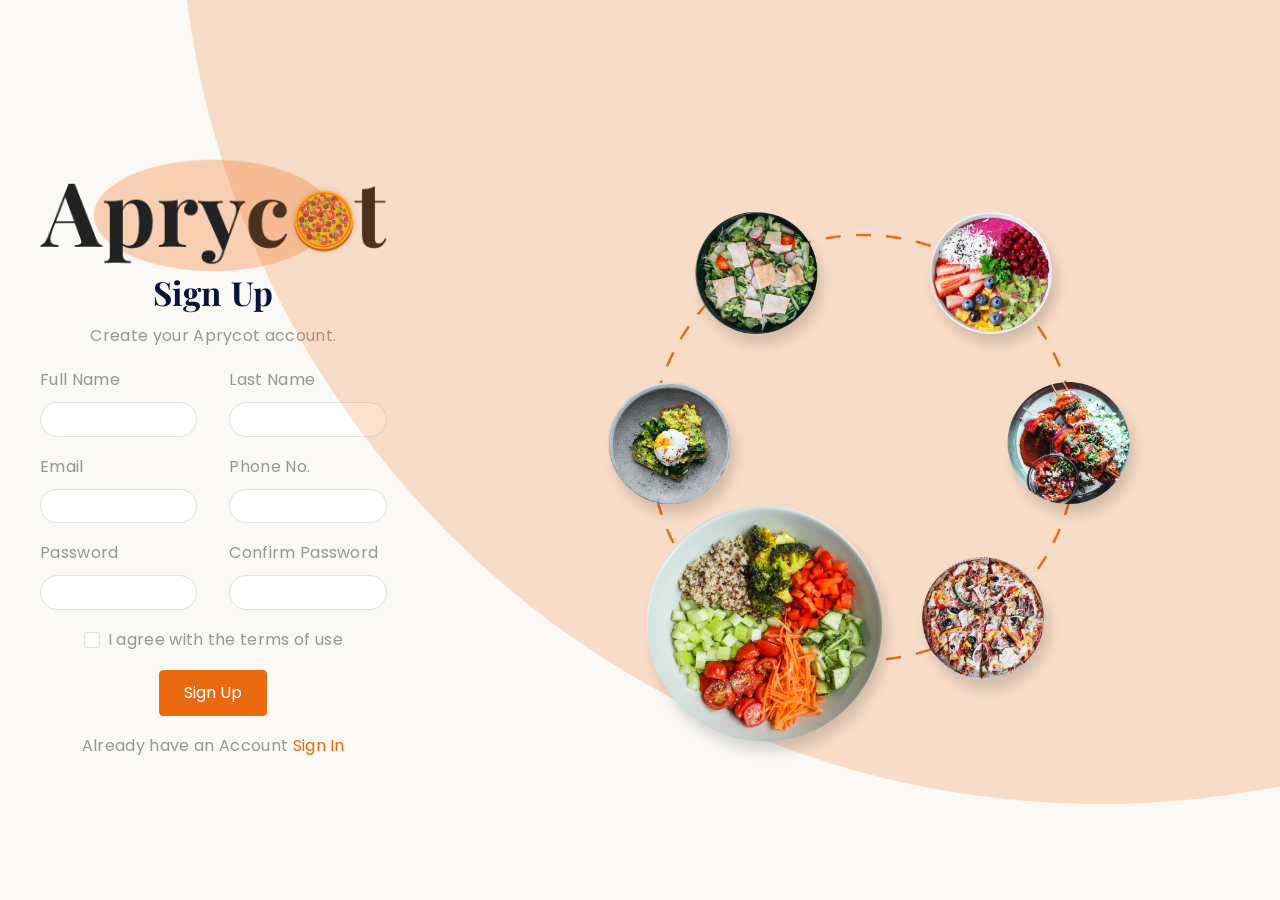
<file: dashboard/auth/sign-up.html>
<!DOCTYPE html>
<html lang="en" dir="ltr">
  <head>
    <meta charset="utf-8" />
    <meta
      name="viewport"
      content="width=device-width, initial-scale=1, shrink-to-fit=no"
    />
    <title>Aprycot | Responsive Bootstrap 5 Admin Dashboard Template</title>

    <!-- Favicon -->
    <link rel="shortcut icon" href="../../assets/images/favicon.ico" />

    <!-- Library / Plugin Css Build -->
    <link rel="stylesheet" href="../../assets/css/core/libs.min.css" />

    <!-- Custom Css -->
    <link rel="stylesheet" href="../../assets/css/aprycot.min.css?v=1.0.0" />
  </head>
  <body
    class=" "
    data-bs-spy="scroll"
    data-bs-target="#elements-section"
    data-bs-offset="0"
    tabindex="0"
  >
    <!-- loader Start -->
    <div id="loading">
      <div class="loader simple-loader">
        <svg
          width="257"
          height="76"
          viewBox="0 0 257 76"
          fill="none"
          xmlns="http://www.w3.org/2000/svg"
        >
          <ellipse
            cx="128.307"
            cy="41.9999"
            rx="54.3134"
            ry="25.4594"
            fill="white"
          />
          <ellipse
            cx="128.307"
            cy="41.9999"
            rx="54.3134"
            ry="25.4594"
            fill="#EA6A12"
            fill-opacity="0.32"
          />
          <path
            d="M75.1193 53.0062C75.4723 53.9024 75.8797 54.5542 76.3413 54.9615C76.803 55.3689 77.2511 55.5861 77.6856 55.6133V56.428C76.0562 56.3465 73.9923 56.3058 71.4939 56.3058C68.7239 56.3058 66.66 56.3465 65.3021 56.428V55.6133C66.3341 55.559 67.0673 55.4368 67.5018 55.2467C67.9363 55.0294 68.1536 54.6628 68.1536 54.1468C68.1536 53.658 67.9906 53.0062 67.6648 52.1915L65.2207 45.511H56.3404L55.2813 48.3217C54.5209 50.277 54.1407 51.7842 54.1407 52.8433C54.1407 53.8481 54.4395 54.5542 55.0369 54.9615C55.6615 55.3417 56.5713 55.559 57.7661 55.6133V56.428C55.9195 56.3465 54.2358 56.3058 52.715 56.3058C51.4658 56.3058 50.4338 56.3465 49.6191 56.428V55.6133C50.9498 55.3689 52.1176 53.9431 53.1224 51.3361L62.4099 27.5061C62.7087 27.5333 63.1839 27.5468 63.8357 27.5468C64.4874 27.5468 64.9491 27.5333 65.2207 27.5061L75.1193 53.0062ZM64.9355 44.6963L60.9027 33.6978L56.6663 44.6963H64.9355Z"
            fill="#222222"
          />
          <path
            d="M93.409 34.7977C94.8211 34.7977 96.0703 35.1779 97.1566 35.9383C98.27 36.6986 99.1391 37.8392 99.7637 39.36C100.388 40.8808 100.701 42.741 100.701 44.9407C100.701 48.8241 99.8451 51.8113 98.1343 53.9024C96.4505 55.9663 94.1558 56.9983 91.25 56.9983C90.4353 56.9983 89.6614 56.8896 88.9281 56.6724C88.2221 56.4551 87.611 56.1293 87.0951 55.6948V59.7683C87.0951 60.9632 87.3938 61.7914 87.9912 62.2531C88.5887 62.7148 89.512 62.9456 90.7612 62.9456V63.801L89.6614 63.7603C86.647 63.6788 84.7324 63.6381 83.9177 63.6381C83.103 63.6381 81.3922 63.6924 78.7851 63.801V62.9456C79.6813 62.9456 80.3059 62.7419 80.6589 62.3346C81.0391 61.9544 81.2292 61.2347 81.2292 60.1756V39.8081C81.2292 38.5589 81.0255 37.6491 80.6182 37.0788C80.238 36.5085 79.5727 36.2234 78.6222 36.2234V35.368C79.4912 35.4494 80.333 35.4902 81.1477 35.4902C83.5104 35.4902 85.4928 35.3001 87.0951 34.9199V38.6675C87.6654 37.4183 88.4936 36.4678 89.5799 35.8161C90.6662 35.1371 91.9425 34.7977 93.409 34.7977ZM89.6614 55.8984C91.3994 55.8984 92.6486 55.043 93.409 53.3321C94.1694 51.5941 94.5496 49.0685 94.5496 45.7554C94.5496 42.4423 94.2373 40.0797 93.6127 38.6675C93.0152 37.2554 92.1462 36.5493 91.0056 36.5493C90.0823 36.5493 89.254 36.8616 88.5208 37.4862C87.8147 38.1108 87.3395 38.9798 87.0951 40.0932V54.7986C87.7468 55.5318 88.6023 55.8984 89.6614 55.8984Z"
            fill="#222222"
          />
          <path
            d="M117.63 34.7977C118.852 34.7977 119.776 35.1643 120.4 35.8975C121.025 36.6308 121.337 37.5133 121.337 38.5453C121.337 39.5501 121.039 40.3784 120.441 41.0301C119.871 41.6547 119.11 41.967 118.16 41.967C117.237 41.967 116.503 41.7362 115.96 41.2745C115.417 40.7857 115.146 40.1475 115.146 39.36C115.146 38.0565 115.743 36.9974 116.938 36.1827C116.829 36.1555 116.666 36.1419 116.449 36.1419C116.178 36.1419 115.96 36.1691 115.797 36.2234C114.765 36.3863 113.883 37.0109 113.15 38.0972C112.444 39.1835 112.09 40.2969 112.09 41.4375V52.2323C112.09 53.4815 112.389 54.3505 112.987 54.8393C113.611 55.3281 114.589 55.5725 115.92 55.5725V56.428C115.539 56.428 115.227 56.4144 114.983 56.3872C112.213 56.3058 110.366 56.265 109.443 56.265C108.709 56.265 107.039 56.3058 104.432 56.3872C104.215 56.4144 103.943 56.428 103.618 56.428V55.5725C104.595 55.5725 105.274 55.3689 105.654 54.9615C106.035 54.527 106.225 53.753 106.225 52.6396V39.8081C106.225 38.5589 106.035 37.6491 105.654 37.0788C105.274 36.5085 104.595 36.2234 103.618 36.2234V35.368C104.487 35.4494 105.328 35.4902 106.143 35.4902C108.56 35.4902 110.543 35.3001 112.09 34.9199V38.7082C112.606 37.5405 113.353 36.6036 114.331 35.8975C115.309 35.1643 116.408 34.7977 117.63 34.7977Z"
            fill="#222222"
          />
          <path
            d="M139.823 35.4902C141.181 35.4902 142.226 35.4494 142.959 35.368V36.1827C142.389 36.3456 141.873 36.6986 141.411 37.2418C140.977 37.7578 140.556 38.5725 140.149 39.6859L132.857 60.1756C132.314 61.5878 131.716 62.5518 131.065 63.0678C130.277 63.7467 129.096 64.0862 127.521 64.0862C126.38 64.0862 125.348 63.801 124.425 63.2307C123.529 62.6876 123.081 61.8865 123.081 60.8274C123.081 59.9855 123.379 59.3066 123.977 58.7906C124.574 58.3018 125.362 58.0574 126.339 58.0574C127.263 58.0574 127.996 58.2746 128.539 58.7091C129.109 59.1708 129.395 59.809 129.395 60.6237C129.395 61.194 129.218 61.71 128.865 62.1716C128.512 62.6604 128.01 63.0271 127.358 63.2715C127.548 63.2986 127.86 63.3122 128.295 63.3122C129.978 63.3122 131.214 62.2395 132.002 60.0941L132.653 58.1389L124.018 38.5046C123.583 37.5812 123.162 36.9702 122.755 36.6715C122.347 36.3728 121.926 36.2234 121.492 36.2234V35.368C123.284 35.5309 125.145 35.6124 127.073 35.6124C128.675 35.6124 130.562 35.5309 132.735 35.368V36.2234C131.866 36.2234 131.214 36.2913 130.78 36.4271C130.372 36.5357 130.169 36.848 130.169 37.364C130.169 37.6627 130.264 38.0429 130.454 38.5046L135.423 50.5214L138.234 42.7003C138.669 41.4239 138.886 40.3376 138.886 39.4415C138.886 37.459 137.881 36.3728 135.871 36.1827V35.368C137.148 35.4494 138.465 35.4902 139.823 35.4902Z"
            fill="#222222"
          />
          <path
            d="M154.565 34.7977C155.57 34.7977 156.52 34.9063 157.416 35.1236C158.313 35.3408 159.059 35.6395 159.657 36.0197C160.363 36.4542 160.906 37.0109 161.286 37.6899C161.694 38.3416 161.897 39.0613 161.897 39.8488C161.897 40.7993 161.599 41.5869 161.001 42.2115C160.404 42.8089 159.63 43.1076 158.679 43.1076C157.729 43.1076 156.968 42.8361 156.398 42.2929C155.828 41.7498 155.543 41.0166 155.543 40.0932C155.543 39.2785 155.801 38.5725 156.317 37.975C156.833 37.3776 157.471 36.9702 158.231 36.753C158.014 36.4542 157.674 36.2234 157.213 36.0605C156.778 35.8704 156.303 35.7753 155.787 35.7753C154.158 35.7753 152.881 36.6715 151.958 38.4638C151.062 40.229 150.614 42.5509 150.614 45.4295C150.614 48.3353 151.13 50.4264 152.162 51.7027C153.194 52.9791 154.484 53.6173 156.031 53.6173C156.955 53.6173 157.878 53.3729 158.801 52.884C159.752 52.3952 160.607 51.5398 161.368 50.3177L162.06 50.5621C161.517 52.3273 160.567 53.8481 159.209 55.1245C157.851 56.3737 156.099 56.9983 153.954 56.9983C151.157 56.9983 148.876 56.0749 147.111 54.2283C145.345 52.3816 144.463 49.6388 144.463 45.9998C144.463 43.61 144.897 41.5733 145.766 39.8896C146.635 38.2058 147.83 36.9431 149.351 36.1012C150.872 35.2322 152.61 34.7977 154.565 34.7977Z"
            fill="#222222"
          />
          <path
            d="M202.126 35.368H206.933V36.1827H202.126V52.6396C202.126 53.4543 202.262 54.0382 202.533 54.3912C202.832 54.7171 203.294 54.8801 203.918 54.8801C205.086 54.8801 206.009 54.0654 206.688 52.436L207.381 52.8026C206.349 55.5997 204.489 56.9983 201.8 56.9983C200.008 56.9983 198.65 56.5366 197.727 55.6133C197.156 55.043 196.763 54.3369 196.545 53.4951C196.355 52.626 196.26 51.4447 196.26 49.9511V36.1827H192.838V35.368H196.26V29.9909C198.514 29.9909 200.469 29.5564 202.126 28.6874V35.368Z"
            fill="#222222"
          />
          <g class="anim_rotate" filter="url(#filter0_d)">
            <path
              fill-rule="evenodd"
              clip-rule="evenodd"
              d="M174.417 33.1364C181.15 30.4429 188.725 33.7066 191.339 40.4108C193.953 47.1347 190.612 54.763 183.892 57.4565C177.159 60.15 168.985 57.0829 166.231 49.8282C163.451 42.5735 167.684 35.8299 174.417 33.1364Z"
              fill="#B9592C"
            />
            <path
              fill-rule="evenodd"
              clip-rule="evenodd"
              d="M173.983 31.7009C180.83 28.9681 188.532 32.2711 191.198 39.1129C193.863 45.9351 190.458 53.701 183.61 56.4535C176.763 59.1863 169.061 55.8834 166.396 49.0415C163.743 42.1996 167.135 34.4337 173.983 31.7009Z"
              fill="#FEBD30"
            />
            <path
              fill-rule="evenodd"
              clip-rule="evenodd"
              d="M174.277 32.4676C180.704 29.8921 187.934 33.0181 190.42 39.4274C192.92 45.8367 189.732 53.1111 183.305 55.6867C176.878 58.2622 169.648 55.1362 167.162 48.7268C164.675 42.3175 167.85 35.0431 174.277 32.4676Z"
              fill="#E47B06"
            />
            <path
              fill-rule="evenodd"
              clip-rule="evenodd"
              d="M174.737 32.8216C180.832 30.3837 187.45 33.5884 189.822 39.6635C192.194 45.7386 189.172 52.6395 183.077 55.0774C176.994 57.5153 170.134 54.5662 167.762 48.4911C165.403 42.416 168.655 35.2596 174.737 32.8216Z"
              fill="#FEBD30"
            />
            <path
              fill-rule="evenodd"
              clip-rule="evenodd"
              d="M168.527 45.8369C168.974 45.8369 169.344 46.1909 169.344 46.6235C169.344 47.0562 168.974 47.4102 168.527 47.4102V47.0168C168.757 47.0168 168.948 46.8399 168.948 46.6235C168.948 46.4072 168.757 46.2302 168.527 46.2302V45.8369V45.8369ZM168.527 47.4102C168.081 47.4102 167.711 47.0562 167.711 46.6235C167.711 46.1909 168.081 45.8369 168.527 45.8369V46.2302C168.298 46.2302 168.106 46.4072 168.106 46.6235C168.106 46.8399 168.298 47.0168 168.527 47.0168V47.4102Z"
              fill="#4C3A68"
            />
            <path
              fill-rule="evenodd"
              clip-rule="evenodd"
              d="M168.527 45.66C168.974 45.66 169.343 46.014 169.343 46.4467C169.343 46.8793 168.974 47.2333 168.527 47.2333V46.8596C168.769 46.8596 168.961 46.6827 168.961 46.4467C168.961 46.2107 168.769 46.0337 168.527 46.0337V45.66ZM168.527 47.2136C168.081 47.2136 167.711 46.8596 167.711 46.427C167.711 45.9944 168.081 45.6404 168.527 45.6404V46.014C168.285 46.014 168.093 46.191 168.093 46.427C168.093 46.663 168.285 46.84 168.527 46.84V47.2136Z"
              fill="#634C86"
            />
            <path
              fill-rule="evenodd"
              clip-rule="evenodd"
              d="M177.529 52.4425C177.657 52.2655 177.886 51.1646 178.664 51.1646C180.194 51.1842 180.64 52.4621 180.73 53.4452C180.806 54.3102 179.965 55.3129 179.148 55.4505C178.23 55.6078 176.93 54.9984 176.675 53.976C176.42 52.9733 177.249 52.8554 177.529 52.4425Z"
              fill="#C40202"
            />
            <path
              fill-rule="evenodd"
              clip-rule="evenodd"
              d="M177.529 52.128C177.656 51.9511 177.886 50.8501 178.664 50.8501C180.194 50.8698 180.64 52.1477 180.729 53.1307C180.806 53.9958 179.964 54.9985 179.148 55.1361C178.23 55.2934 176.929 54.6839 176.674 53.6616C176.419 52.6589 177.248 52.5409 177.529 52.128Z"
              fill="url(#paint0_linear)"
            />
            <path
              fill-rule="evenodd"
              clip-rule="evenodd"
              d="M177.643 52.2069C177.758 52.0299 177.975 51.0273 178.676 51.0469C180.066 51.0666 180.474 52.2265 180.563 53.1309C180.627 53.9174 179.862 54.8414 179.122 54.9594C178.281 55.097 177.107 54.5465 176.865 53.6224C176.623 52.6984 177.388 52.6001 177.643 52.2069Z"
              fill="#F07464"
            />
            <path
              fill-rule="evenodd"
              clip-rule="evenodd"
              d="M178.347 52.3053C178.449 52.1087 178.602 51.8925 178.831 51.8728C179.609 51.8335 179.788 52.502 179.801 53.0328C179.813 53.5046 179.341 54.0945 178.921 54.1928C178.449 54.3107 177.735 54.1141 177.646 53.5636C177.594 53.2687 177.76 53.0328 177.888 52.9148C177.735 52.7182 177.531 52.502 177.314 52.325C177.403 52.266 177.48 52.1874 177.531 52.1087C177.556 52.0694 177.594 51.9515 177.658 51.8335C177.888 52.0104 178.092 52.1874 178.347 52.3053Z"
              fill="#FFB596"
            />
            <path
              fill-rule="evenodd"
              clip-rule="evenodd"
              d="M178.422 52.2069C178.205 51.3615 178.74 50.9683 179.595 51.7154C180.181 52.2266 180.219 52.7377 180.079 53.4062C179.99 53.8191 179.493 53.4062 179.595 53.1113C179.926 52.2069 178.779 51.3615 178.791 52.3642C178.791 52.5215 178.485 52.4822 178.422 52.2069Z"
              fill="#E52614"
            />
            <path
              fill-rule="evenodd"
              clip-rule="evenodd"
              d="M177.798 53.0915C176.994 53.2684 176.892 53.9565 177.887 54.4284C178.588 54.7626 179.022 54.5857 179.519 54.1531C179.838 53.8779 179.264 53.583 179.047 53.8189C178.423 54.5267 177.211 53.7992 178.065 53.3864C178.219 53.3077 178.053 53.0325 177.798 53.0915Z"
              fill="#E52614"
            />
            <path
              fill-rule="evenodd"
              clip-rule="evenodd"
              d="M186.889 42.7503C187.016 42.5734 187.246 41.4724 188.024 41.4724C189.554 41.4921 190 42.77 190.09 43.753C190.166 44.6181 189.324 45.6208 188.508 45.7584C187.59 45.9157 186.29 45.3062 186.035 44.2839C185.78 43.2615 186.608 43.1632 186.889 42.7503Z"
              fill="#C40202"
            />
            <path
              fill-rule="evenodd"
              clip-rule="evenodd"
              d="M186.889 42.4356C187.016 42.2587 187.246 41.1577 188.024 41.1577C189.554 41.1774 190 42.4553 190.089 43.4383C190.166 44.3034 189.324 45.3061 188.508 45.4437C187.59 45.601 186.289 44.9915 186.034 43.9692C185.779 42.9665 186.608 42.8485 186.889 42.4356Z"
              fill="url(#paint1_linear)"
            />
            <path
              fill-rule="evenodd"
              clip-rule="evenodd"
              d="M187.005 42.5145C187.119 42.3376 187.336 41.3349 188.037 41.3545C189.427 41.3742 189.848 42.5342 189.925 43.4386C189.988 44.225 189.223 45.149 188.484 45.267C187.642 45.4046 186.469 44.8541 186.227 43.9301C185.984 43.006 186.75 42.9077 187.005 42.5145Z"
              fill="#F07464"
            />
            <path
              fill-rule="evenodd"
              clip-rule="evenodd"
              d="M187.707 42.613C187.809 42.4164 187.962 42.2001 188.192 42.1804C188.969 42.1411 189.148 42.8096 189.161 43.3404C189.173 43.8123 188.702 44.4021 188.281 44.5004C187.809 44.6183 187.095 44.4217 187.006 43.8712C186.955 43.5763 187.12 43.3404 187.248 43.2224C187.095 43.0258 186.891 42.8096 186.674 42.6326C186.763 42.5736 186.84 42.495 186.891 42.4164C186.916 42.377 186.955 42.2591 187.018 42.1411C187.261 42.3181 187.452 42.495 187.707 42.613Z"
              fill="#FFB596"
            />
            <path
              fill-rule="evenodd"
              clip-rule="evenodd"
              d="M187.783 42.5145C187.566 41.6691 188.102 41.2759 188.956 42.023C189.543 42.5342 189.581 43.0454 189.441 43.7138C189.351 44.1267 188.854 43.7138 188.956 43.4189C189.288 42.5145 188.14 41.6691 188.153 42.6718C188.153 42.8291 187.859 42.7898 187.783 42.5145Z"
              fill="#E52614"
            />
            <path
              fill-rule="evenodd"
              clip-rule="evenodd"
              d="M187.158 43.3991C186.354 43.576 186.252 44.2641 187.247 44.736C187.948 45.0702 188.382 44.8933 188.879 44.4608C189.198 44.1855 188.624 43.8906 188.407 44.1265C187.782 44.8343 186.571 44.1069 187.425 43.694C187.578 43.6154 187.413 43.3401 187.158 43.3991Z"
              fill="#E52614"
            />
            <path
              fill-rule="evenodd"
              clip-rule="evenodd"
              d="M183.331 44.2637C183.777 44.2637 184.147 44.6177 184.147 45.0503C184.147 45.4829 183.777 45.8369 183.331 45.8369V45.4436C183.561 45.4436 183.752 45.2666 183.752 45.0503C183.752 44.834 183.561 44.657 183.331 44.657V44.2637ZM183.331 45.8369C182.885 45.8369 182.515 45.4829 182.515 45.0503C182.515 44.6177 182.885 44.2637 183.331 44.2637V44.657C183.101 44.657 182.91 44.834 182.91 45.0503C182.91 45.2666 183.101 45.4436 183.331 45.4436V45.8369Z"
              fill="#4C3A68"
            />
            <path
              fill-rule="evenodd"
              clip-rule="evenodd"
              d="M183.331 44.0671C183.777 44.0671 184.147 44.4211 184.147 44.8538C184.147 45.2864 183.777 45.6404 183.331 45.6404V45.2667C183.573 45.2667 183.765 45.0897 183.765 44.8538C183.765 44.6178 183.573 44.4408 183.331 44.4408V44.0671ZM183.331 45.6404C182.885 45.6404 182.515 45.2864 182.515 44.8538C182.515 44.4211 182.885 44.0671 183.331 44.0671V44.4408C183.089 44.4408 182.897 44.6178 182.897 44.8538C182.897 45.0897 183.089 45.2667 183.331 45.2667V45.6404Z"
              fill="#634C86"
            />
            <path
              fill-rule="evenodd"
              clip-rule="evenodd"
              d="M174.558 51.8137C175.004 51.8137 175.374 52.1677 175.374 52.6003C175.374 53.033 175.004 53.387 174.558 53.387V52.9937C174.787 52.9937 174.979 52.8167 174.979 52.6003C174.979 52.384 174.787 52.207 174.558 52.207V51.8137ZM174.558 53.387C174.111 53.387 173.741 53.033 173.741 52.6003C173.741 52.1677 174.111 51.8137 174.558 51.8137V52.207C174.328 52.207 174.137 52.384 174.137 52.6003C174.137 52.8167 174.328 52.9937 174.558 52.9937V53.387Z"
              fill="#4C3A68"
            />
            <path
              fill-rule="evenodd"
              clip-rule="evenodd"
              d="M174.558 51.6172C175.004 51.6172 175.374 51.9712 175.374 52.4038C175.374 52.8365 175.004 53.1904 174.558 53.1904V52.8168C174.8 52.8168 174.991 52.6398 174.991 52.4038C174.991 52.1678 174.8 51.9908 174.558 51.9908V51.6172ZM174.558 53.1904C174.111 53.1904 173.741 52.8365 173.741 52.4038C173.741 51.9712 174.111 51.6172 174.558 51.6172V51.9908C174.315 51.9908 174.124 52.1678 174.124 52.4038C174.124 52.6398 174.315 52.8168 174.558 52.8168V53.1904Z"
              fill="#634C86"
            />
            <path
              fill-rule="evenodd"
              clip-rule="evenodd"
              d="M174.328 45.8564C174.775 45.8564 175.145 46.2104 175.145 46.6431C175.145 47.0757 174.775 47.4297 174.328 47.4297V47.0364C174.558 47.0364 174.749 46.8594 174.749 46.6431C174.749 46.4267 174.558 46.2498 174.328 46.2498V45.8564ZM174.328 47.4297C173.882 47.4297 173.512 47.0757 173.512 46.6431C173.512 46.2104 173.882 45.8564 174.328 45.8564V46.2498C174.099 46.2498 173.907 46.4267 173.907 46.6431C173.907 46.8594 174.099 47.0364 174.328 47.0364V47.4297Z"
              fill="#4C3A68"
            />
            <path
              fill-rule="evenodd"
              clip-rule="evenodd"
              d="M174.328 45.6796C174.775 45.6796 175.144 46.0336 175.144 46.4662C175.144 46.8988 174.775 47.2528 174.328 47.2528V46.8595C174.57 46.8595 174.762 46.6825 174.762 46.4465C174.762 46.2105 174.57 46.0336 174.328 46.0336V45.6796ZM174.328 47.2332C173.882 47.2332 173.512 46.8792 173.512 46.4465C173.512 46.0139 173.882 45.6599 174.328 45.6599V46.0336C174.086 46.0336 173.894 46.2105 173.894 46.4465C173.894 46.6825 174.086 46.8595 174.328 46.8595V47.2332Z"
              fill="#634C86"
            />
            <path
              fill-rule="evenodd"
              clip-rule="evenodd"
              d="M171.778 35.5149C172.225 35.5149 172.595 35.8689 172.595 36.3015C172.595 36.7342 172.225 37.0881 171.778 37.0881V36.6948C172.008 36.6948 172.199 36.5178 172.199 36.3015C172.199 36.0852 172.008 35.9082 171.778 35.9082V35.5149ZM171.778 37.0881C171.332 37.0881 170.962 36.7342 170.962 36.3015C170.962 35.8689 171.332 35.5149 171.778 35.5149V35.9082C171.549 35.9082 171.357 36.0852 171.357 36.3015C171.357 36.5178 171.549 36.6948 171.778 36.6948V37.0881Z"
              fill="#4C3A68"
            />
            <path
              fill-rule="evenodd"
              clip-rule="evenodd"
              d="M171.778 35.3186C172.225 35.3186 172.595 35.6726 172.595 36.1052C172.595 36.5379 172.225 36.8918 171.778 36.8918V36.5182C172.021 36.5182 172.212 36.3412 172.212 36.1052C172.212 35.8692 172.021 35.6922 171.778 35.6922V35.3186ZM171.778 36.8918C171.332 36.8918 170.962 36.5379 170.962 36.1052C170.962 35.6726 171.332 35.3186 171.778 35.3186V35.6922C171.536 35.6922 171.345 35.8692 171.345 36.1052C171.345 36.3412 171.536 36.5182 171.778 36.5182V36.8918Z"
              fill="#634C86"
            />
            <path
              fill-rule="evenodd"
              clip-rule="evenodd"
              d="M180.998 34.0208C181.445 34.0208 181.814 34.3747 181.814 34.8074C181.814 35.24 181.445 35.594 180.998 35.594V35.2007C181.228 35.2007 181.419 35.0237 181.419 34.8074C181.419 34.5911 181.228 34.4141 180.998 34.4141V34.0208ZM180.998 35.594C180.552 35.594 180.182 35.24 180.182 34.8074C180.182 34.3747 180.552 34.0208 180.998 34.0208V34.4141C180.769 34.4141 180.577 34.5911 180.577 34.8074C180.577 35.0237 180.769 35.2007 180.998 35.2007V35.594Z"
              fill="#4C3A68"
            />
            <path
              fill-rule="evenodd"
              clip-rule="evenodd"
              d="M180.998 33.8242C181.444 33.8242 181.814 34.1782 181.814 34.6108C181.814 35.0435 181.444 35.3975 180.998 35.3975V35.0238C181.24 35.0238 181.432 34.8468 181.432 34.6108C181.432 34.3749 181.24 34.1979 180.998 34.1979V33.8242ZM180.998 35.3975C180.552 35.3975 180.182 35.0435 180.182 34.6108C180.182 34.1782 180.552 33.8242 180.998 33.8242V34.1979C180.756 34.1979 180.564 34.3749 180.564 34.6108C180.564 34.8468 180.756 35.0238 180.998 35.0238V35.3975Z"
              fill="#634C86"
            />
            <path
              fill-rule="evenodd"
              clip-rule="evenodd"
              d="M174.635 38.5036C175.081 38.5036 175.451 38.8575 175.451 39.2902C175.451 39.7228 175.081 40.0768 174.635 40.0768V39.6835C174.864 39.6835 175.056 39.5065 175.056 39.2902C175.056 39.0739 174.864 38.8969 174.635 38.8969V38.5036ZM174.635 40.0571C174.188 40.0571 173.818 39.7032 173.818 39.2705C173.818 38.8379 174.188 38.4839 174.635 38.4839V38.8772C174.405 38.8772 174.214 39.0542 174.214 39.2705C174.214 39.4868 174.405 39.6638 174.635 39.6638V40.0571Z"
              fill="#4C3A68"
            />
            <path
              fill-rule="evenodd"
              clip-rule="evenodd"
              d="M174.635 38.307C175.081 38.307 175.451 38.661 175.451 39.0936C175.451 39.5263 175.081 39.8803 174.635 39.8803V39.5066C174.877 39.5066 175.068 39.3296 175.068 39.0936C175.068 38.8577 174.877 38.6807 174.635 38.6807V38.307ZM174.635 39.8606C174.188 39.8606 173.818 39.5066 173.818 39.074C173.818 38.6413 174.188 38.2874 174.635 38.2874V38.661C174.392 38.661 174.201 38.838 174.201 39.074C174.201 39.31 174.392 39.487 174.635 39.487V39.8606Z"
              fill="#634C86"
            />
            <path
              fill-rule="evenodd"
              clip-rule="evenodd"
              d="M179.225 48.0977C179.672 48.0977 180.042 48.4516 180.042 48.8843C180.042 49.3169 179.672 49.6709 179.225 49.6709V49.2776C179.455 49.2776 179.646 49.1006 179.646 48.8843C179.646 48.668 179.455 48.491 179.225 48.491V48.0977ZM179.225 49.6709C178.779 49.6709 178.409 49.3169 178.409 48.8843C178.409 48.4516 178.779 48.0977 179.225 48.0977V48.491C178.996 48.491 178.804 48.668 178.804 48.8843C178.804 49.1006 178.996 49.2776 179.225 49.2776V49.6709Z"
              fill="#4C3A68"
            />
            <path
              fill-rule="evenodd"
              clip-rule="evenodd"
              d="M179.225 47.9011C179.672 47.9011 180.041 48.2551 180.041 48.6877C180.041 49.1204 179.672 49.4744 179.225 49.4744V49.1007C179.467 49.1007 179.659 48.9237 179.659 48.6877C179.659 48.4518 179.467 48.2748 179.225 48.2748V47.9011ZM179.225 49.4744C178.779 49.4744 178.409 49.1204 178.409 48.6877C178.409 48.2551 178.779 47.9011 179.225 47.9011V48.2748C178.983 48.2748 178.791 48.4518 178.791 48.6877C178.791 48.9237 178.983 49.1007 179.225 49.1007V49.4744Z"
              fill="#634C86"
            />
            <path
              fill-rule="evenodd"
              clip-rule="evenodd"
              d="M184.416 52.1086C184.862 52.1086 185.232 52.4626 185.232 52.8953C185.232 53.3279 184.862 53.6819 184.416 53.6819V53.2886C184.645 53.2886 184.836 53.1116 184.836 52.8953C184.836 52.6789 184.645 52.502 184.416 52.502V52.1086ZM184.416 53.6819C183.969 53.6819 183.599 53.3279 183.599 52.8953C183.599 52.4626 183.969 52.1086 184.416 52.1086V52.502C184.186 52.502 183.995 52.6789 183.995 52.8953C183.995 53.1116 184.186 53.2886 184.416 53.2886V53.6819Z"
              fill="#4C3A68"
            />
            <path
              fill-rule="evenodd"
              clip-rule="evenodd"
              d="M184.415 51.9121C184.862 51.9121 185.232 52.2661 185.232 52.6987C185.232 53.1314 184.862 53.4854 184.415 53.4854V53.1117C184.658 53.1117 184.849 52.9347 184.849 52.6987C184.849 52.4627 184.658 52.2858 184.415 52.2858V51.9121ZM184.415 53.4854C183.969 53.4854 183.599 53.1314 183.599 52.6987C183.599 52.2661 183.969 51.9121 184.415 51.9121V52.2858C184.173 52.2858 183.982 52.4627 183.982 52.6987C183.982 52.9347 184.173 53.1117 184.415 53.1117V53.4854Z"
              fill="#634C86"
            />
            <path
              fill-rule="evenodd"
              clip-rule="evenodd"
              d="M168.731 45.3647C169.471 45.3647 170.057 44.7946 170.057 44.0868C170.057 43.379 169.458 42.8088 168.731 42.8088C167.992 42.8088 167.405 43.379 167.405 44.0868C167.392 44.7946 167.992 45.3647 168.731 45.3647Z"
              fill="#692C2D"
            />
            <path
              fill-rule="evenodd"
              clip-rule="evenodd"
              d="M168.731 45.1486C169.471 45.1486 170.057 44.5785 170.057 43.8707C170.057 43.1629 169.458 42.5928 168.731 42.5928C167.991 42.5928 167.405 43.1629 167.405 43.8707C167.392 44.5785 167.991 45.1486 168.731 45.1486Z"
              fill="#6E2E2E"
            />
            <path
              fill-rule="evenodd"
              clip-rule="evenodd"
              d="M168.732 45.09C169.421 45.09 169.994 44.5395 169.994 43.8907C169.994 43.2222 169.433 42.6914 168.732 42.6914C168.043 42.6914 167.47 43.2419 167.47 43.8907C167.47 44.5395 168.031 45.09 168.732 45.09Z"
              fill="#8B3236"
            />
            <path
              d="M167.761 43.6156C167.811 43.6156 167.851 43.5716 167.851 43.5173C167.851 43.463 167.811 43.4189 167.761 43.4189C167.712 43.4189 167.672 43.463 167.672 43.5173C167.672 43.5716 167.712 43.6156 167.761 43.6156Z"
              fill="#DDCBBA"
            />
            <path
              d="M167.98 43.9299C168.079 43.9299 168.159 43.8594 168.159 43.7726C168.159 43.6857 168.079 43.6152 167.98 43.6152C167.881 43.6152 167.801 43.6857 167.801 43.7726C167.801 43.8594 167.881 43.9299 167.98 43.9299Z"
              fill="#DDCBBA"
            />
            <path
              d="M169.497 43.7135C169.547 43.7135 169.587 43.6695 169.587 43.6152C169.587 43.5609 169.547 43.5168 169.497 43.5168C169.448 43.5168 169.408 43.5609 169.408 43.6152C169.408 43.6695 169.448 43.7135 169.497 43.7135Z"
              fill="#DDCBBA"
            />
            <path
              d="M169.726 44.028C169.825 44.028 169.905 43.9576 169.905 43.8707C169.905 43.7838 169.825 43.7134 169.726 43.7134C169.628 43.7134 169.548 43.7838 169.548 43.8707C169.548 43.9576 169.628 44.028 169.726 44.028Z"
              fill="#DDCBBA"
            />
            <path
              d="M167.902 44.3431C167.951 44.3431 167.991 44.2991 167.991 44.2448C167.991 44.1905 167.951 44.1465 167.902 44.1465C167.852 44.1465 167.812 44.1905 167.812 44.2448C167.812 44.2991 167.852 44.3431 167.902 44.3431Z"
              fill="#DDCBBA"
            />
            <path
              d="M168.999 44.3823C169.098 44.3823 169.178 44.3118 169.178 44.225C169.178 44.1381 169.098 44.0676 168.999 44.0676C168.901 44.0676 168.821 44.1381 168.821 44.225C168.821 44.3118 168.901 44.3823 168.999 44.3823Z"
              fill="#DDCBBA"
            />
            <path
              d="M168.541 42.986C168.611 42.986 168.668 42.9332 168.668 42.868C168.668 42.8028 168.611 42.75 168.541 42.75C168.47 42.75 168.413 42.8028 168.413 42.868C168.413 42.9332 168.47 42.986 168.541 42.986Z"
              fill="#DDCBBA"
            />
            <path
              d="M168.795 43.2612C168.893 43.2612 168.973 43.1907 168.973 43.1039C168.973 43.017 168.893 42.9465 168.795 42.9465C168.696 42.9465 168.616 43.017 168.616 43.1039C168.616 43.1907 168.696 43.2612 168.795 43.2612Z"
              fill="#DDCBBA"
            />
            <path
              d="M168.438 44.9323C168.536 44.9323 168.616 44.8619 168.616 44.775C168.616 44.6881 168.536 44.6177 168.438 44.6177C168.339 44.6177 168.259 44.6881 168.259 44.775C168.259 44.8619 168.339 44.9323 168.438 44.9323Z"
              fill="#DDCBBA"
            />
            <path
              d="M169.406 44.441C169.455 44.441 169.495 44.397 169.495 44.3427C169.495 44.2884 169.455 44.2444 169.406 44.2444C169.357 44.2444 169.317 44.2884 169.317 44.3427C169.317 44.397 169.357 44.441 169.406 44.441Z"
              fill="#DDCBBA"
            />
            <path
              d="M168.617 43.5958C168.667 43.5958 168.707 43.5518 168.707 43.4975C168.707 43.4432 168.667 43.3992 168.617 43.3992C168.568 43.3992 168.528 43.4432 168.528 43.4975C168.528 43.5518 168.568 43.5958 168.617 43.5958Z"
              fill="#DDCBBA"
            />
            <path
              d="M169.255 43.0844C169.305 43.0844 169.345 43.0403 169.345 42.986C169.345 42.9317 169.305 42.8877 169.255 42.8877C169.206 42.8877 169.166 42.9317 169.166 42.986C169.166 43.0403 169.206 43.0844 169.255 43.0844Z"
              fill="#DDCBBA"
            />
            <path
              d="M168.196 43.399C168.245 43.399 168.285 43.355 168.285 43.3007C168.285 43.2464 168.245 43.2024 168.196 43.2024C168.147 43.2024 168.107 43.2464 168.107 43.3007C168.107 43.355 168.147 43.399 168.196 43.399Z"
              fill="#DDCBBA"
            />
            <path
              d="M168.299 44.5004C168.37 44.5004 168.427 44.4476 168.427 44.3824C168.427 44.3172 168.37 44.2644 168.299 44.2644C168.229 44.2644 168.172 44.3172 168.172 44.3824C168.172 44.4476 168.229 44.5004 168.299 44.5004Z"
              fill="#DDCBBA"
            />
            <path
              fill-rule="evenodd"
              clip-rule="evenodd"
              d="M172.925 44.9909C173.665 44.9909 174.251 44.4208 174.251 43.713C174.251 43.0052 173.652 42.4351 172.925 42.4351C172.186 42.4351 171.586 43.0052 171.586 43.713C171.586 44.4208 172.186 44.9909 172.925 44.9909Z"
              fill="#692C2D"
            />
            <path
              fill-rule="evenodd"
              clip-rule="evenodd"
              d="M172.926 44.7749C173.666 44.7749 174.252 44.2047 174.252 43.4969C174.252 42.7891 173.653 42.219 172.926 42.219C172.187 42.2387 171.587 42.8088 171.587 43.5166C171.587 44.2047 172.187 44.7749 172.926 44.7749Z"
              fill="#6E2E2E"
            />
            <path
              fill-rule="evenodd"
              clip-rule="evenodd"
              d="M172.925 44.7162C173.614 44.7162 174.187 44.1657 174.187 43.5169C174.187 42.8485 173.626 42.3176 172.925 42.3176C172.236 42.3176 171.663 42.8681 171.663 43.5169C171.663 44.1657 172.224 44.7162 172.925 44.7162Z"
              fill="#8B3236"
            />
            <path
              d="M171.956 43.2418C172.005 43.2418 172.045 43.1978 172.045 43.1435C172.045 43.0892 172.005 43.0452 171.956 43.0452C171.907 43.0452 171.867 43.0892 171.867 43.1435C171.867 43.1978 171.907 43.2418 171.956 43.2418Z"
              fill="#DDCBBA"
            />
            <path
              d="M172.187 43.5759C172.285 43.5759 172.365 43.5054 172.365 43.4186C172.365 43.3317 172.285 43.2612 172.187 43.2612C172.088 43.2612 172.008 43.3317 172.008 43.4186C172.008 43.5054 172.088 43.5759 172.187 43.5759Z"
              fill="#DDCBBA"
            />
            <path
              d="M173.702 43.3395C173.752 43.3395 173.792 43.2955 173.792 43.2411C173.792 43.1868 173.752 43.1428 173.702 43.1428C173.653 43.1428 173.613 43.1868 173.613 43.2411C173.613 43.2955 173.653 43.3395 173.702 43.3395Z"
              fill="#DDCBBA"
            />
            <path
              d="M173.918 43.6542C174.017 43.6542 174.097 43.5838 174.097 43.4969C174.097 43.41 174.017 43.3396 173.918 43.3396C173.82 43.3396 173.74 43.41 173.74 43.4969C173.74 43.5838 173.82 43.6542 173.918 43.6542Z"
              fill="#DDCBBA"
            />
            <path
              d="M172.097 43.9891C172.147 43.9891 172.187 43.9451 172.187 43.8908C172.187 43.8365 172.147 43.7925 172.097 43.7925C172.048 43.7925 172.008 43.8365 172.008 43.8908C172.008 43.9451 172.048 43.9891 172.097 43.9891Z"
              fill="#DDCBBA"
            />
            <path
              d="M173.195 44.0085C173.293 44.0085 173.373 43.9381 173.373 43.8512C173.373 43.7643 173.293 43.6938 173.195 43.6938C173.096 43.6938 173.016 43.7643 173.016 43.8512C173.016 43.9381 173.096 44.0085 173.195 44.0085Z"
              fill="#DDCBBA"
            />
            <path
              d="M172.733 42.6122C172.804 42.6122 172.861 42.5594 172.861 42.4942C172.861 42.429 172.804 42.3762 172.733 42.3762C172.663 42.3762 172.606 42.429 172.606 42.4942C172.606 42.5594 172.663 42.6122 172.733 42.6122Z"
              fill="#DDCBBA"
            />
            <path
              d="M172.989 42.8874C173.088 42.8874 173.168 42.817 173.168 42.7301C173.168 42.6432 173.088 42.5728 172.989 42.5728C172.89 42.5728 172.811 42.6432 172.811 42.7301C172.811 42.817 172.89 42.8874 172.989 42.8874Z"
              fill="#DDCBBA"
            />
            <path
              d="M172.644 44.5585C172.742 44.5585 172.822 44.4881 172.822 44.4012C172.822 44.3143 172.742 44.2439 172.644 44.2439C172.545 44.2439 172.465 44.3143 172.465 44.4012C172.465 44.4881 172.545 44.5585 172.644 44.5585Z"
              fill="#DDCBBA"
            />
            <path
              d="M173.602 44.0673C173.652 44.0673 173.692 44.0232 173.692 43.9689C173.692 43.9146 173.652 43.8706 173.602 43.8706C173.553 43.8706 173.513 43.9146 173.513 43.9689C173.513 44.0232 173.553 44.0673 173.602 44.0673Z"
              fill="#DDCBBA"
            />
            <path
              d="M172.81 43.2223C172.86 43.2223 172.9 43.1783 172.9 43.124C172.9 43.0697 172.86 43.0256 172.81 43.0256C172.761 43.0256 172.721 43.0697 172.721 43.124C172.721 43.1783 172.761 43.2223 172.81 43.2223Z"
              fill="#DDCBBA"
            />
            <path
              d="M173.448 42.7106C173.497 42.7106 173.537 42.6665 173.537 42.6122C173.537 42.5579 173.497 42.5139 173.448 42.5139C173.398 42.5139 173.358 42.5579 173.358 42.6122C173.358 42.6665 173.398 42.7106 173.448 42.7106Z"
              fill="#DDCBBA"
            />
            <path
              d="M172.389 43.0253C172.439 43.0253 172.478 42.9812 172.478 42.9269C172.478 42.8726 172.439 42.8286 172.389 42.8286C172.34 42.8286 172.3 42.8726 172.3 42.9269C172.3 42.9812 172.34 43.0253 172.389 43.0253Z"
              fill="#DDCBBA"
            />
            <path
              d="M172.492 44.1266C172.562 44.1266 172.619 44.0738 172.619 44.0086C172.619 43.9435 172.562 43.8906 172.492 43.8906C172.421 43.8906 172.364 43.9435 172.364 44.0086C172.364 44.0738 172.421 44.1266 172.492 44.1266Z"
              fill="#DDCBBA"
            />
            <path
              d="M176.317 49.8278C177.05 49.8278 177.643 49.2557 177.643 48.5499C177.643 47.8441 177.05 47.272 176.317 47.272C175.585 47.272 174.991 47.8441 174.991 48.5499C174.991 49.2557 175.585 49.8278 176.317 49.8278Z"
              fill="#692C2D"
            />
            <path
              d="M176.317 49.6313C177.05 49.6313 177.643 49.0592 177.643 48.3534C177.643 47.6476 177.05 47.0754 176.317 47.0754C175.585 47.0754 174.991 47.6476 174.991 48.3534C174.991 49.0592 175.585 49.6313 176.317 49.6313Z"
              fill="#6E2E2E"
            />
            <path
              d="M176.317 49.5524C177.014 49.5524 177.58 49.0155 177.58 48.3531C177.58 47.6907 177.014 47.1538 176.317 47.1538C175.62 47.1538 175.055 47.6907 175.055 48.3531C175.055 49.0155 175.62 49.5524 176.317 49.5524Z"
              fill="#8B3236"
            />
            <path
              d="M175.361 48.0983C175.41 48.0983 175.45 48.0542 175.45 47.9999C175.45 47.9456 175.41 47.9016 175.361 47.9016C175.311 47.9016 175.271 47.9456 175.271 47.9999C175.271 48.0542 175.311 48.0983 175.361 48.0983Z"
              fill="#DDCBBA"
            />
            <path
              d="M175.577 48.4128C175.675 48.4128 175.755 48.3424 175.755 48.2555C175.755 48.1686 175.675 48.0981 175.577 48.0981C175.478 48.0981 175.398 48.1686 175.398 48.2555C175.398 48.3424 175.478 48.4128 175.577 48.4128Z"
              fill="#DDCBBA"
            />
            <path
              d="M177.096 48.1764C177.145 48.1764 177.185 48.1324 177.185 48.0781C177.185 48.0238 177.145 47.9797 177.096 47.9797C177.046 47.9797 177.006 48.0238 177.006 48.0781C177.006 48.1324 177.046 48.1764 177.096 48.1764Z"
              fill="#DDCBBA"
            />
            <path
              d="M177.326 48.5107C177.424 48.5107 177.504 48.4403 177.504 48.3534C177.504 48.2665 177.424 48.196 177.326 48.196C177.227 48.196 177.147 48.2665 177.147 48.3534C177.147 48.4403 177.227 48.5107 177.326 48.5107Z"
              fill="#DDCBBA"
            />
            <path
              d="M175.502 48.8258C175.551 48.8258 175.591 48.7818 175.591 48.7275C175.591 48.6732 175.551 48.6292 175.502 48.6292C175.453 48.6292 175.413 48.6732 175.413 48.7275C175.413 48.7818 175.453 48.8258 175.502 48.8258Z"
              fill="#DDCBBA"
            />
            <path
              d="M176.599 48.8649C176.698 48.8649 176.778 48.7945 176.778 48.7076C176.778 48.6207 176.698 48.5503 176.599 48.5503C176.501 48.5503 176.421 48.6207 176.421 48.7076C176.421 48.7945 176.501 48.8649 176.599 48.8649Z"
              fill="#DDCBBA"
            />
            <path
              d="M176.138 47.4687C176.208 47.4687 176.265 47.4158 176.265 47.3507C176.265 47.2855 176.208 47.2327 176.138 47.2327C176.067 47.2327 176.01 47.2855 176.01 47.3507C176.01 47.4158 176.067 47.4687 176.138 47.4687Z"
              fill="#DDCBBA"
            />
            <path
              d="M176.394 47.7438C176.493 47.7438 176.572 47.6734 176.572 47.5865C176.572 47.4996 176.493 47.4292 176.394 47.4292C176.295 47.4292 176.215 47.4996 176.215 47.5865C176.215 47.6734 176.295 47.7438 176.394 47.7438Z"
              fill="#DDCBBA"
            />
            <path
              d="M176.037 49.3955C176.136 49.3955 176.216 49.325 176.216 49.2381C176.216 49.1512 176.136 49.0808 176.037 49.0808C175.938 49.0808 175.858 49.1512 175.858 49.2381C175.858 49.325 175.938 49.3955 176.037 49.3955Z"
              fill="#DDCBBA"
            />
            <path
              d="M177.007 48.9237C177.056 48.9237 177.096 48.8797 177.096 48.8254C177.096 48.7711 177.056 48.7271 177.007 48.7271C176.958 48.7271 176.918 48.7711 176.918 48.8254C176.918 48.8797 176.958 48.9237 177.007 48.9237Z"
              fill="#DDCBBA"
            />
            <path
              d="M176.216 48.0787C176.265 48.0787 176.305 48.0347 176.305 47.9804C176.305 47.9261 176.265 47.8821 176.216 47.8821C176.166 47.8821 176.126 47.9261 176.126 47.9804C176.126 48.0347 176.166 48.0787 176.216 48.0787Z"
              fill="#DDCBBA"
            />
            <path
              d="M176.841 47.567C176.89 47.567 176.93 47.523 176.93 47.4687C176.93 47.4144 176.89 47.3704 176.841 47.3704C176.792 47.3704 176.752 47.4144 176.752 47.4687C176.752 47.523 176.792 47.567 176.841 47.567Z"
              fill="#DDCBBA"
            />
            <path
              d="M175.794 47.8817C175.843 47.8817 175.883 47.8377 175.883 47.7834C175.883 47.7291 175.843 47.6851 175.794 47.6851C175.745 47.6851 175.705 47.7291 175.705 47.7834C175.705 47.8377 175.745 47.8817 175.794 47.8817Z"
              fill="#DDCBBA"
            />
            <path
              d="M175.896 48.9831C175.967 48.9831 176.024 48.9302 176.024 48.8651C176.024 48.7999 175.967 48.7471 175.896 48.7471C175.826 48.7471 175.769 48.7999 175.769 48.8651C175.769 48.9302 175.826 48.9831 175.896 48.9831Z"
              fill="#DDCBBA"
            />
            <path
              fill-rule="evenodd"
              clip-rule="evenodd"
              d="M172.3 53.1701C173.039 53.1701 173.626 52.6 173.626 51.8922C173.626 51.1844 173.026 50.6143 172.3 50.6143C171.56 50.6143 170.973 51.1844 170.973 51.8922C170.961 52.6 171.56 53.1701 172.3 53.1701Z"
              fill="#692C2D"
            />
            <path
              fill-rule="evenodd"
              clip-rule="evenodd"
              d="M172.302 52.9736C173.041 52.9736 173.628 52.4034 173.628 51.6957C173.628 50.9879 173.028 50.4177 172.302 50.4177C171.562 50.4177 170.975 50.9879 170.975 51.6957C170.963 52.3838 171.562 52.9736 172.302 52.9736Z"
              fill="#6E2E2E"
            />
            <path
              fill-rule="evenodd"
              clip-rule="evenodd"
              d="M172.301 52.8954C172.989 52.8954 173.563 52.3449 173.563 51.6961C173.563 51.0277 173.002 50.4968 172.301 50.4968C171.612 50.4968 171.038 51.0473 171.038 51.6961C171.038 52.3449 171.599 52.8954 172.301 52.8954Z"
              fill="#8B3236"
            />
            <path
              d="M171.329 51.4403C171.378 51.4403 171.418 51.3963 171.418 51.342C171.418 51.2877 171.378 51.2437 171.329 51.2437C171.28 51.2437 171.24 51.2877 171.24 51.342C171.24 51.3963 171.28 51.4403 171.329 51.4403Z"
              fill="#DDCBBA"
            />
            <path
              d="M171.548 51.7548C171.646 51.7548 171.726 51.6844 171.726 51.5975C171.726 51.5106 171.646 51.4402 171.548 51.4402C171.449 51.4402 171.369 51.5106 171.369 51.5975C171.369 51.6844 171.449 51.7548 171.548 51.7548Z"
              fill="#DDCBBA"
            />
            <path
              d="M173.066 51.5189C173.115 51.5189 173.155 51.4749 173.155 51.4206C173.155 51.3663 173.115 51.3223 173.066 51.3223C173.016 51.3223 172.976 51.3663 172.976 51.4206C172.976 51.4749 173.016 51.5189 173.066 51.5189Z"
              fill="#DDCBBA"
            />
            <path
              d="M173.295 51.8335C173.393 51.8335 173.473 51.763 173.473 51.6761C173.473 51.5892 173.393 51.5188 173.295 51.5188C173.196 51.5188 173.116 51.5892 173.116 51.6761C173.116 51.763 173.196 51.8335 173.295 51.8335Z"
              fill="#DDCBBA"
            />
            <path
              d="M171.47 52.1683C171.519 52.1683 171.559 52.1243 171.559 52.07C171.559 52.0157 171.519 51.9717 171.47 51.9717C171.421 51.9717 171.381 52.0157 171.381 52.07C171.381 52.1243 171.421 52.1683 171.47 52.1683Z"
              fill="#DDCBBA"
            />
            <path
              d="M172.567 52.1875C172.666 52.1875 172.746 52.117 172.746 52.0301C172.746 51.9432 172.666 51.8728 172.567 51.8728C172.469 51.8728 172.389 51.9432 172.389 52.0301C172.389 52.117 172.469 52.1875 172.567 52.1875Z"
              fill="#DDCBBA"
            />
            <path
              d="M172.109 50.8109C172.18 50.8109 172.237 50.7581 172.237 50.6929C172.237 50.6278 172.18 50.575 172.109 50.575C172.039 50.575 171.982 50.6278 171.982 50.6929C171.982 50.7581 172.039 50.8109 172.109 50.8109Z"
              fill="#DDCBBA"
            />
            <path
              d="M172.363 51.0666C172.462 51.0666 172.541 50.9962 172.541 50.9093C172.541 50.8224 172.462 50.752 172.363 50.752C172.264 50.752 172.184 50.8224 172.184 50.9093C172.184 50.9962 172.264 51.0666 172.363 51.0666Z"
              fill="#DDCBBA"
            />
            <path
              d="M172.006 52.7377C172.105 52.7377 172.185 52.6673 172.185 52.5804C172.185 52.4935 172.105 52.4231 172.006 52.4231C171.907 52.4231 171.827 52.4935 171.827 52.5804C171.827 52.6673 171.907 52.7377 172.006 52.7377Z"
              fill="#DDCBBA"
            />
            <path
              d="M172.975 52.2465C173.024 52.2465 173.064 52.2024 173.064 52.1481C173.064 52.0938 173.024 52.0498 172.975 52.0498C172.925 52.0498 172.885 52.0938 172.885 52.1481C172.885 52.2024 172.925 52.2465 172.975 52.2465Z"
              fill="#DDCBBA"
            />
            <path
              d="M172.186 51.4008C172.235 51.4008 172.275 51.3567 172.275 51.3024C172.275 51.2481 172.235 51.2041 172.186 51.2041C172.136 51.2041 172.096 51.2481 172.096 51.3024C172.096 51.3567 172.136 51.4008 172.186 51.4008Z"
              fill="#DDCBBA"
            />
            <path
              d="M172.824 50.8898C172.873 50.8898 172.913 50.8457 172.913 50.7914C172.913 50.7371 172.873 50.6931 172.824 50.6931C172.774 50.6931 172.734 50.7371 172.734 50.7914C172.734 50.8457 172.774 50.8898 172.824 50.8898Z"
              fill="#DDCBBA"
            />
            <path
              d="M171.764 51.2042C171.814 51.2042 171.854 51.1602 171.854 51.1059C171.854 51.0516 171.814 51.0076 171.764 51.0076C171.715 51.0076 171.675 51.0516 171.675 51.1059C171.675 51.1602 171.715 51.2042 171.764 51.2042Z"
              fill="#DDCBBA"
            />
            <path
              d="M171.865 52.3253C171.935 52.3253 171.992 52.2725 171.992 52.2073C171.992 52.1422 171.935 52.0894 171.865 52.0894C171.794 52.0894 171.737 52.1422 171.737 52.2073C171.737 52.2725 171.794 52.3253 171.865 52.3253Z"
              fill="#DDCBBA"
            />
            <path
              fill-rule="evenodd"
              clip-rule="evenodd"
              d="M172.262 47.7049C172.134 47.528 171.905 46.427 171.127 46.427C169.597 46.4467 169.151 47.7246 169.061 48.7076C168.985 49.5727 169.826 50.5754 170.642 50.713C171.561 50.8703 172.861 50.2608 173.116 49.2385C173.371 48.2358 172.542 48.1375 172.262 47.7049Z"
              fill="#C40202"
            />
            <path
              fill-rule="evenodd"
              clip-rule="evenodd"
              d="M172.264 47.3902C172.136 47.2133 171.907 46.1123 171.129 46.1123C169.599 46.132 169.153 47.4099 169.063 48.3929C168.987 49.258 169.828 50.2607 170.645 50.3983C171.563 50.5556 172.863 49.9461 173.118 48.9238C173.373 47.9211 172.545 47.8228 172.264 47.3902Z"
              fill="url(#paint2_linear)"
            />
            <path
              fill-rule="evenodd"
              clip-rule="evenodd"
              d="M172.148 47.4886C172.033 47.3117 171.817 46.309 171.115 46.3287C169.725 46.3483 169.304 47.5083 169.228 48.4127C169.164 49.1991 169.929 50.1231 170.669 50.2411C171.511 50.3787 172.684 49.8282 172.926 48.9042C173.168 47.9605 172.403 47.8818 172.148 47.4886Z"
              fill="#F07464"
            />
            <path
              fill-rule="evenodd"
              clip-rule="evenodd"
              d="M171.446 47.5871C171.344 47.3905 171.191 47.1742 170.961 47.1546C170.183 47.1152 170.005 47.7837 169.992 48.3145C169.979 48.7864 170.451 49.3762 170.872 49.4745C171.344 49.5925 172.058 49.3959 172.147 48.8454C172.198 48.5505 172.032 48.3145 171.905 48.1966C172.058 48 172.262 47.7837 172.479 47.6067C172.389 47.5478 172.313 47.4691 172.262 47.3905C172.236 47.3512 172.198 47.2332 172.134 47.1152C171.892 47.2922 171.701 47.4691 171.446 47.5871Z"
              fill="#FFB596"
            />
            <path
              fill-rule="evenodd"
              clip-rule="evenodd"
              d="M171.369 47.4886C171.586 46.6432 171.051 46.25 170.196 46.9971C169.61 47.5083 169.571 48.0195 169.712 48.6879C169.801 49.1008 170.298 48.6879 170.196 48.393C169.865 47.4887 171.012 46.6432 171 47.6459C171 47.8032 171.293 47.7639 171.369 47.4886Z"
              fill="#E52614"
            />
            <path
              fill-rule="evenodd"
              clip-rule="evenodd"
              d="M171.993 48.3732C172.797 48.5502 172.899 49.2383 171.904 49.7101C171.203 50.0444 170.769 49.8674 170.272 49.4349C169.953 49.1596 170.527 48.8647 170.743 49.1006C171.368 49.8084 172.58 49.081 171.725 48.6681C171.572 48.5895 171.738 48.3142 171.993 48.3732Z"
              fill="#E52614"
            />
            <path
              fill-rule="evenodd"
              clip-rule="evenodd"
              d="M173.895 37.9729C174.634 37.9729 175.221 37.4027 175.221 36.6949C175.221 35.9871 174.621 35.417 173.895 35.417C173.155 35.417 172.568 35.9871 172.568 36.6949C172.556 37.4027 173.155 37.9729 173.895 37.9729Z"
              fill="#692C2D"
            />
            <path
              fill-rule="evenodd"
              clip-rule="evenodd"
              d="M173.895 37.7563C174.634 37.7563 175.221 37.1862 175.221 36.4784C175.221 35.7706 174.621 35.2004 173.895 35.2004C173.155 35.2004 172.568 35.7706 172.568 36.4784C172.556 37.1862 173.155 37.7563 173.895 37.7563Z"
              fill="#6E2E2E"
            />
            <path
              fill-rule="evenodd"
              clip-rule="evenodd"
              d="M173.896 37.6977C174.584 37.6977 175.158 37.1472 175.158 36.4984C175.158 35.8299 174.597 35.2991 173.896 35.2991C173.207 35.2991 172.633 35.8496 172.633 36.4984C172.633 37.1472 173.207 37.6977 173.896 37.6977Z"
              fill="#8B3236"
            />
            <path
              d="M172.927 36.2428C172.976 36.2428 173.016 36.1988 173.016 36.1445C173.016 36.0902 172.976 36.0461 172.927 36.0461C172.878 36.0461 172.838 36.0902 172.838 36.1445C172.838 36.1988 172.878 36.2428 172.927 36.2428Z"
              fill="#DDCBBA"
            />
            <path
              d="M173.157 36.5571C173.256 36.5571 173.336 36.4866 173.336 36.3998C173.336 36.3129 173.256 36.2424 173.157 36.2424C173.058 36.2424 172.978 36.3129 172.978 36.3998C172.978 36.4866 173.058 36.5571 173.157 36.5571Z"
              fill="#DDCBBA"
            />
            <path
              d="M174.675 36.3209C174.725 36.3209 174.765 36.2769 174.765 36.2226C174.765 36.1683 174.725 36.1243 174.675 36.1243C174.626 36.1243 174.586 36.1683 174.586 36.2226C174.586 36.2769 174.626 36.3209 174.675 36.3209Z"
              fill="#DDCBBA"
            />
            <path
              d="M174.89 36.6357C174.989 36.6357 175.069 36.5653 175.069 36.4784C175.069 36.3915 174.989 36.321 174.89 36.321C174.791 36.321 174.712 36.3915 174.712 36.4784C174.712 36.5653 174.791 36.6357 174.89 36.6357Z"
              fill="#DDCBBA"
            />
            <path
              d="M173.068 36.9703C173.117 36.9703 173.157 36.9263 173.157 36.872C173.157 36.8177 173.117 36.7737 173.068 36.7737C173.018 36.7737 172.978 36.8177 172.978 36.872C172.978 36.9263 173.018 36.9703 173.068 36.9703Z"
              fill="#DDCBBA"
            />
            <path
              d="M174.163 36.9897C174.261 36.9897 174.341 36.9193 174.341 36.8324C174.341 36.7455 174.261 36.675 174.163 36.675C174.064 36.675 173.984 36.7455 173.984 36.8324C173.984 36.9193 174.064 36.9897 174.163 36.9897Z"
              fill="#DDCBBA"
            />
            <path
              d="M173.704 35.6132C173.775 35.6132 173.832 35.5604 173.832 35.4952C173.832 35.43 173.775 35.3772 173.704 35.3772C173.634 35.3772 173.577 35.43 173.577 35.4952C173.577 35.5604 173.634 35.6132 173.704 35.6132Z"
              fill="#DDCBBA"
            />
            <path
              d="M173.96 35.8691C174.059 35.8691 174.139 35.7987 174.139 35.7118C174.139 35.6249 174.059 35.5544 173.96 35.5544C173.862 35.5544 173.782 35.6249 173.782 35.7118C173.782 35.7987 173.862 35.8691 173.96 35.8691Z"
              fill="#DDCBBA"
            />
            <path
              d="M173.615 37.54C173.714 37.54 173.794 37.4696 173.794 37.3827C173.794 37.2958 173.714 37.2253 173.615 37.2253C173.516 37.2253 173.436 37.2958 173.436 37.3827C173.436 37.4696 173.516 37.54 173.615 37.54Z"
              fill="#DDCBBA"
            />
            <path
              d="M174.57 37.0487C174.619 37.0487 174.659 37.0047 174.659 36.9504C174.659 36.8961 174.619 36.8521 174.57 36.8521C174.52 36.8521 174.48 36.8961 174.48 36.9504C174.48 37.0047 174.52 37.0487 174.57 37.0487Z"
              fill="#DDCBBA"
            />
            <path
              d="M173.781 36.2035C173.83 36.2035 173.87 36.1595 173.87 36.1052C173.87 36.0509 173.83 36.0068 173.781 36.0068C173.732 36.0068 173.692 36.0509 173.692 36.1052C173.692 36.1595 173.732 36.2035 173.781 36.2035Z"
              fill="#DDCBBA"
            />
            <path
              d="M174.419 35.692C174.468 35.692 174.508 35.648 174.508 35.5937C174.508 35.5394 174.468 35.4954 174.419 35.4954C174.369 35.4954 174.329 35.5394 174.329 35.5937C174.329 35.648 174.369 35.692 174.419 35.692Z"
              fill="#DDCBBA"
            />
            <path
              d="M173.36 36.0065C173.409 36.0065 173.449 35.9624 173.449 35.9081C173.449 35.8538 173.409 35.8098 173.36 35.8098C173.31 35.8098 173.27 35.8538 173.27 35.9081C173.27 35.9624 173.31 36.0065 173.36 36.0065Z"
              fill="#DDCBBA"
            />
            <path
              d="M173.463 37.1078C173.533 37.1078 173.59 37.055 173.59 36.9898C173.59 36.9247 173.533 36.8718 173.463 36.8718C173.392 36.8718 173.335 36.9247 173.335 36.9898C173.335 37.055 173.392 37.1078 173.463 37.1078Z"
              fill="#DDCBBA"
            />
            <path
              fill-rule="evenodd"
              clip-rule="evenodd"
              d="M179.786 39.0932C180.525 39.0932 181.112 38.5231 181.112 37.8153C181.112 37.1075 180.512 36.5374 179.786 36.5374C179.046 36.5374 178.459 37.1075 178.459 37.8153C178.459 38.5231 179.059 39.0932 179.786 39.0932Z"
              fill="#692C2D"
            />
            <path
              fill-rule="evenodd"
              clip-rule="evenodd"
              d="M179.786 38.8967C180.525 38.8967 181.112 38.3265 181.112 37.6188C181.112 36.911 180.512 36.3408 179.786 36.3408C179.046 36.3408 178.459 36.911 178.459 37.6188C178.459 38.3265 179.059 38.8967 179.786 38.8967Z"
              fill="#6E2E2E"
            />
            <path
              fill-rule="evenodd"
              clip-rule="evenodd"
              d="M179.787 38.8173C180.475 38.8173 181.049 38.2668 181.049 37.618C181.049 36.9495 180.488 36.4187 179.787 36.4187C179.098 36.4187 178.524 36.9692 178.524 37.618C178.537 38.2865 179.098 38.8173 179.787 38.8173Z"
              fill="#8B3236"
            />
            <path
              d="M178.829 37.3634C178.879 37.3634 178.919 37.3194 178.919 37.2651C178.919 37.2108 178.879 37.1667 178.829 37.1667C178.78 37.1667 178.74 37.2108 178.74 37.2651C178.74 37.3194 178.78 37.3634 178.829 37.3634Z"
              fill="#DDCBBA"
            />
            <path
              d="M179.047 37.6779C179.146 37.6779 179.226 37.6075 179.226 37.5206C179.226 37.4337 179.146 37.3633 179.047 37.3633C178.948 37.3633 178.869 37.4337 178.869 37.5206C178.869 37.6075 178.948 37.6779 179.047 37.6779Z"
              fill="#DDCBBA"
            />
            <path
              d="M180.565 37.4418C180.614 37.4418 180.654 37.3977 180.654 37.3434C180.654 37.2891 180.614 37.2451 180.565 37.2451C180.516 37.2451 180.476 37.2891 180.476 37.3434C180.476 37.3977 180.516 37.4418 180.565 37.4418Z"
              fill="#DDCBBA"
            />
            <path
              d="M180.794 37.7761C180.893 37.7761 180.973 37.7056 180.973 37.6188C180.973 37.5319 180.893 37.4614 180.794 37.4614C180.696 37.4614 180.616 37.5319 180.616 37.6188C180.616 37.7056 180.696 37.7761 180.794 37.7761Z"
              fill="#DDCBBA"
            />
            <path
              d="M178.971 38.0912C179.02 38.0912 179.06 38.0472 179.06 37.9929C179.06 37.9386 179.02 37.8945 178.971 37.8945C178.922 37.8945 178.882 37.9386 178.882 37.9929C178.882 38.0472 178.922 38.0912 178.971 38.0912Z"
              fill="#DDCBBA"
            />
            <path
              d="M180.068 38.1303C180.167 38.1303 180.247 38.0599 180.247 37.973C180.247 37.8861 180.167 37.8157 180.068 37.8157C179.969 37.8157 179.889 37.8861 179.889 37.973C179.889 38.0599 179.969 38.1303 180.068 38.1303Z"
              fill="#DDCBBA"
            />
            <path
              d="M179.609 36.734C179.679 36.734 179.736 36.6812 179.736 36.616C179.736 36.5509 179.679 36.498 179.609 36.498C179.538 36.498 179.481 36.5509 179.481 36.616C179.481 36.6812 179.538 36.734 179.609 36.734Z"
              fill="#DDCBBA"
            />
            <path
              d="M179.863 37.0092C179.961 37.0092 180.041 36.9388 180.041 36.8519C180.041 36.765 179.961 36.6946 179.863 36.6946C179.764 36.6946 179.684 36.765 179.684 36.8519C179.684 36.9388 179.764 37.0092 179.863 37.0092Z"
              fill="#DDCBBA"
            />
            <path
              d="M179.506 38.6608C179.604 38.6608 179.684 38.5904 179.684 38.5035C179.684 38.4166 179.604 38.3462 179.506 38.3462C179.407 38.3462 179.327 38.4166 179.327 38.5035C179.327 38.5904 179.407 38.6608 179.506 38.6608Z"
              fill="#DDCBBA"
            />
            <path
              d="M180.461 38.1891C180.51 38.1891 180.55 38.1451 180.55 38.0908C180.55 38.0365 180.51 37.9924 180.461 37.9924C180.412 37.9924 180.372 38.0365 180.372 38.0908C180.372 38.1451 180.412 38.1891 180.461 38.1891Z"
              fill="#DDCBBA"
            />
            <path
              d="M179.684 37.3439C179.733 37.3439 179.773 37.2998 179.773 37.2455C179.773 37.1912 179.733 37.1472 179.684 37.1472C179.635 37.1472 179.595 37.1912 179.595 37.2455C179.595 37.2998 179.635 37.3439 179.684 37.3439Z"
              fill="#DDCBBA"
            />
            <path
              d="M180.309 36.8324C180.359 36.8324 180.399 36.7884 180.399 36.7341C180.399 36.6798 180.359 36.6357 180.309 36.6357C180.26 36.6357 180.22 36.6798 180.22 36.7341C180.22 36.7884 180.26 36.8324 180.309 36.8324Z"
              fill="#DDCBBA"
            />
            <path
              d="M179.264 37.1471C179.313 37.1471 179.353 37.1031 179.353 37.0488C179.353 36.9945 179.313 36.9504 179.264 36.9504C179.215 36.9504 179.175 36.9945 179.175 37.0488C179.175 37.1031 179.215 37.1471 179.264 37.1471Z"
              fill="#DDCBBA"
            />
            <path
              d="M179.365 38.2484C179.435 38.2484 179.493 38.1956 179.493 38.1304C179.493 38.0653 179.435 38.0125 179.365 38.0125C179.295 38.0125 179.237 38.0653 179.237 38.1304C179.237 38.1956 179.295 38.2484 179.365 38.2484Z"
              fill="#DDCBBA"
            />
            <path
              fill-rule="evenodd"
              clip-rule="evenodd"
              d="M183.293 39.5844C184.032 39.5844 184.619 39.0143 184.619 38.3065C184.619 37.5987 184.019 37.0286 183.293 37.0286C182.553 37.0286 181.966 37.5987 181.966 38.3065C181.954 39.0143 182.553 39.5844 183.293 39.5844Z"
              fill="#692C2D"
            />
            <path
              fill-rule="evenodd"
              clip-rule="evenodd"
              d="M183.292 39.3879C184.032 39.3879 184.619 38.8177 184.619 38.11C184.619 37.4022 184.019 36.832 183.292 36.832C182.553 36.832 181.966 37.4022 181.966 38.11C181.954 38.8177 182.553 39.3879 183.292 39.3879Z"
              fill="#6E2E2E"
            />
            <path
              fill-rule="evenodd"
              clip-rule="evenodd"
              d="M183.293 39.3097C183.981 39.3097 184.555 38.7592 184.555 38.1104C184.555 37.442 183.994 36.9111 183.293 36.9111C182.604 36.9111 182.03 37.4616 182.03 38.1104C182.03 38.7789 182.591 39.3097 183.293 39.3097Z"
              fill="#8B3236"
            />
            <path
              d="M182.322 37.8546C182.371 37.8546 182.411 37.8106 182.411 37.7563C182.411 37.702 182.371 37.658 182.322 37.658C182.273 37.658 182.233 37.702 182.233 37.7563C182.233 37.8106 182.273 37.8546 182.322 37.8546Z"
              fill="#DDCBBA"
            />
            <path
              d="M182.541 38.1691C182.64 38.1691 182.72 38.0987 182.72 38.0118C182.72 37.9249 182.64 37.8545 182.541 37.8545C182.443 37.8545 182.363 37.9249 182.363 38.0118C182.363 38.0987 182.443 38.1691 182.541 38.1691Z"
              fill="#DDCBBA"
            />
            <path
              d="M184.058 37.933C184.107 37.933 184.147 37.889 184.147 37.8347C184.147 37.7804 184.107 37.7363 184.058 37.7363C184.009 37.7363 183.969 37.7804 183.969 37.8347C183.969 37.889 184.009 37.933 184.058 37.933Z"
              fill="#DDCBBA"
            />
            <path
              d="M184.288 38.2478C184.386 38.2478 184.466 38.1773 184.466 38.0904C184.466 38.0035 184.386 37.9331 184.288 37.9331C184.189 37.9331 184.109 38.0035 184.109 38.0904C184.109 38.1773 184.189 38.2478 184.288 38.2478Z"
              fill="#DDCBBA"
            />
            <path
              d="M182.463 38.5824C182.512 38.5824 182.552 38.5384 182.552 38.4841C182.552 38.4298 182.512 38.3857 182.463 38.3857C182.414 38.3857 182.374 38.4298 182.374 38.4841C182.374 38.5384 182.414 38.5824 182.463 38.5824Z"
              fill="#DDCBBA"
            />
            <path
              fill-rule="evenodd"
              clip-rule="evenodd"
              d="M183.56 38.621C183.649 38.621 183.738 38.5424 183.738 38.4637C183.738 38.3654 183.662 38.3064 183.56 38.3064C183.458 38.3064 183.381 38.3851 183.381 38.4637C183.381 38.5424 183.471 38.621 183.56 38.621Z"
              fill="#DDCBBA"
            />
            <path
              d="M183.102 37.2252C183.172 37.2252 183.229 37.1724 183.229 37.1073C183.229 37.0421 183.172 36.9893 183.102 36.9893C183.031 36.9893 182.974 37.0421 182.974 37.1073C182.974 37.1724 183.031 37.2252 183.102 37.2252Z"
              fill="#DDCBBA"
            />
            <path
              fill-rule="evenodd"
              clip-rule="evenodd"
              d="M183.356 37.5004C183.445 37.5004 183.535 37.4218 183.535 37.3431C183.535 37.2448 183.458 37.1858 183.356 37.1858C183.254 37.1858 183.177 37.2645 183.177 37.3431C183.177 37.4218 183.254 37.5004 183.356 37.5004Z"
              fill="#DDCBBA"
            />
            <path
              d="M182.998 39.1521C183.097 39.1521 183.176 39.0816 183.176 38.9947C183.176 38.9078 183.097 38.8374 182.998 38.8374C182.899 38.8374 182.819 38.9078 182.819 38.9947C182.819 39.0816 182.899 39.1521 182.998 39.1521Z"
              fill="#DDCBBA"
            />
            <path
              d="M183.967 38.6608C184.017 38.6608 184.057 38.6167 184.057 38.5624C184.057 38.5081 184.017 38.4641 183.967 38.4641C183.918 38.4641 183.878 38.5081 183.878 38.5624C183.878 38.6167 183.918 38.6608 183.967 38.6608Z"
              fill="#DDCBBA"
            />
            <path
              d="M183.178 37.8348C183.227 37.8348 183.267 37.7908 183.267 37.7365C183.267 37.6822 183.227 37.6382 183.178 37.6382C183.129 37.6382 183.089 37.6822 183.089 37.7365C183.089 37.7908 183.129 37.8348 183.178 37.8348Z"
              fill="#DDCBBA"
            />
            <path
              d="M183.816 37.3236C183.865 37.3236 183.905 37.2796 183.905 37.2253C183.905 37.171 183.865 37.127 183.816 37.127C183.767 37.127 183.727 37.171 183.727 37.2253C183.727 37.2796 183.767 37.3236 183.816 37.3236Z"
              fill="#DDCBBA"
            />
            <path
              d="M182.757 37.6383C182.807 37.6383 182.847 37.5943 182.847 37.54C182.847 37.4857 182.807 37.4417 182.757 37.4417C182.708 37.4417 182.668 37.4857 182.668 37.54C182.668 37.5943 182.708 37.6383 182.757 37.6383Z"
              fill="#DDCBBA"
            />
            <path
              d="M182.86 38.7396C182.93 38.7396 182.988 38.6868 182.988 38.6217C182.988 38.5565 182.93 38.5037 182.86 38.5037C182.79 38.5037 182.732 38.5565 182.732 38.6217C182.732 38.6868 182.79 38.7396 182.86 38.7396Z"
              fill="#DDCBBA"
            />
            <path
              fill-rule="evenodd"
              clip-rule="evenodd"
              d="M185.714 43.1235C186.453 43.1235 187.04 42.5533 187.04 41.8456C187.04 41.1378 186.441 40.5676 185.714 40.5676C184.974 40.5676 184.388 41.1378 184.388 41.8456C184.375 42.5533 184.974 43.1235 185.714 43.1235Z"
              fill="#692C2D"
            />
            <path
              fill-rule="evenodd"
              clip-rule="evenodd"
              d="M185.714 42.927C186.454 42.927 187.04 42.3568 187.04 41.649C187.04 40.9412 186.441 40.3711 185.714 40.3711C184.974 40.3711 184.388 40.9412 184.388 41.649C184.375 42.3568 184.974 42.927 185.714 42.927Z"
              fill="#6E2E2E"
            />
            <path
              fill-rule="evenodd"
              clip-rule="evenodd"
              d="M185.714 42.848C186.403 42.848 186.977 42.2975 186.977 41.6488C186.977 40.9803 186.416 40.4495 185.714 40.4495C185.026 40.4495 184.452 41 184.452 41.6488C184.452 42.3172 185.026 42.848 185.714 42.848Z"
              fill="#8B3236"
            />
            <path
              d="M184.743 41.3939C184.793 41.3939 184.833 41.3499 184.833 41.2956C184.833 41.2413 184.793 41.1973 184.743 41.1973C184.694 41.1973 184.654 41.2413 184.654 41.2956C184.654 41.3499 184.694 41.3939 184.743 41.3939Z"
              fill="#DDCBBA"
            />
            <path
              d="M184.974 41.7084C185.072 41.7084 185.152 41.638 185.152 41.5511C185.152 41.4642 185.072 41.3938 184.974 41.3938C184.875 41.3938 184.795 41.4642 184.795 41.5511C184.795 41.638 184.875 41.7084 184.974 41.7084Z"
              fill="#DDCBBA"
            />
            <path
              d="M186.491 41.4723C186.54 41.4723 186.58 41.4283 186.58 41.374C186.58 41.3197 186.54 41.2756 186.491 41.2756C186.441 41.2756 186.401 41.3197 186.401 41.374C186.401 41.4283 186.441 41.4723 186.491 41.4723Z"
              fill="#DDCBBA"
            />
            <path
              fill-rule="evenodd"
              clip-rule="evenodd"
              d="M186.709 41.8063C186.811 41.8063 186.888 41.7277 186.888 41.649C186.888 41.5507 186.811 41.4917 186.709 41.4917C186.62 41.4917 186.53 41.5704 186.53 41.649C186.543 41.7277 186.62 41.8063 186.709 41.8063Z"
              fill="#DDCBBA"
            />
            <path
              d="M184.884 42.1215C184.934 42.1215 184.974 42.0774 184.974 42.0231C184.974 41.9688 184.934 41.9248 184.884 41.9248C184.835 41.9248 184.795 41.9688 184.795 42.0231C184.795 42.0774 184.835 42.1215 184.884 42.1215Z"
              fill="#DDCBBA"
            />
            <path
              d="M185.982 42.1606C186.08 42.1606 186.16 42.0902 186.16 42.0033C186.16 41.9164 186.08 41.8459 185.982 41.8459C185.883 41.8459 185.803 41.9164 185.803 42.0033C185.803 42.0902 185.883 42.1606 185.982 42.1606Z"
              fill="#DDCBBA"
            />
            <path
              d="M185.523 40.7643C185.594 40.7643 185.651 40.7115 185.651 40.6463C185.651 40.5811 185.594 40.5283 185.523 40.5283C185.453 40.5283 185.396 40.5811 185.396 40.6463C185.396 40.7115 185.453 40.7643 185.523 40.7643Z"
              fill="#DDCBBA"
            />
            <path
              d="M185.777 41.02C185.876 41.02 185.956 40.9495 185.956 40.8626C185.956 40.7758 185.876 40.7053 185.777 40.7053C185.678 40.7053 185.598 40.7758 185.598 40.8626C185.598 40.9495 185.678 41.02 185.777 41.02Z"
              fill="#DDCBBA"
            />
            <path
              fill-rule="evenodd"
              clip-rule="evenodd"
              d="M185.434 42.7109C185.536 42.7109 185.613 42.6322 185.613 42.5536C185.613 42.4552 185.536 42.3962 185.434 42.3962C185.345 42.3962 185.255 42.4749 185.255 42.5536C185.255 42.6322 185.332 42.7109 185.434 42.7109Z"
              fill="#DDCBBA"
            />
            <path
              d="M186.389 42.1993C186.438 42.1993 186.478 42.1553 186.478 42.101C186.478 42.0467 186.438 42.0027 186.389 42.0027C186.339 42.0027 186.299 42.0467 186.299 42.101C186.299 42.1553 186.339 42.1993 186.389 42.1993Z"
              fill="#DDCBBA"
            />
            <path
              d="M185.6 41.3541C185.649 41.3541 185.689 41.3101 185.689 41.2558C185.689 41.2015 185.649 41.1575 185.6 41.1575C185.551 41.1575 185.511 41.2015 185.511 41.2558C185.511 41.3101 185.551 41.3541 185.6 41.3541Z"
              fill="#DDCBBA"
            />
            <path
              d="M186.238 40.8431C186.287 40.8431 186.327 40.7991 186.327 40.7448C186.327 40.6905 186.287 40.6465 186.238 40.6465C186.189 40.6465 186.149 40.6905 186.149 40.7448C186.149 40.7991 186.189 40.8431 186.238 40.8431Z"
              fill="#DDCBBA"
            />
            <path
              d="M185.179 41.1576C185.228 41.1576 185.268 41.1136 185.268 41.0593C185.268 41.005 185.228 40.9609 185.179 40.9609C185.129 40.9609 185.089 41.005 185.089 41.0593C185.089 41.1136 185.129 41.1576 185.179 41.1576Z"
              fill="#DDCBBA"
            />
            <path
              d="M185.279 42.279C185.349 42.279 185.407 42.2261 185.407 42.161C185.407 42.0958 185.349 42.043 185.279 42.043C185.209 42.043 185.151 42.0958 185.151 42.161C185.151 42.2261 185.209 42.279 185.279 42.279Z"
              fill="#DDCBBA"
            />
            <path
              fill-rule="evenodd"
              clip-rule="evenodd"
              d="M185.753 48.6479C186.492 48.6479 187.079 48.0778 187.079 47.37C187.079 46.6622 186.48 46.092 185.753 46.092C185.013 46.092 184.427 46.6622 184.427 47.37C184.414 48.0778 185.013 48.6479 185.753 48.6479Z"
              fill="#692C2D"
            />
            <path
              fill-rule="evenodd"
              clip-rule="evenodd"
              d="M185.754 48.4514C186.494 48.4514 187.08 47.8812 187.08 47.1734C187.08 46.4657 186.481 45.8955 185.754 45.8955C185.015 45.8955 184.428 46.4657 184.428 47.1734C184.415 47.8616 185.015 48.4514 185.754 48.4514Z"
              fill="#6E2E2E"
            />
            <path
              fill-rule="evenodd"
              clip-rule="evenodd"
              d="M185.754 48.3732C186.443 48.3732 187.016 47.8227 187.016 47.1739C187.016 46.5054 186.455 45.9746 185.754 45.9746C185.065 45.9746 184.492 46.5251 184.492 47.1739C184.492 47.8227 185.053 48.3732 185.754 48.3732Z"
              fill="#8B3236"
            />
            <path
              d="M184.783 46.9181C184.832 46.9181 184.872 46.8741 184.872 46.8198C184.872 46.7655 184.832 46.7214 184.783 46.7214C184.734 46.7214 184.694 46.7655 184.694 46.8198C184.694 46.8741 184.734 46.9181 184.783 46.9181Z"
              fill="#DDCBBA"
            />
            <path
              d="M185.001 47.2326C185.1 47.2326 185.18 47.1622 185.18 47.0753C185.18 46.9884 185.1 46.918 185.001 46.918C184.902 46.918 184.822 46.9884 184.822 47.0753C184.822 47.1622 184.902 47.2326 185.001 47.2326Z"
              fill="#DDCBBA"
            />
            <path
              d="M186.531 46.9965C186.58 46.9965 186.62 46.9524 186.62 46.8981C186.62 46.8438 186.58 46.7998 186.531 46.7998C186.481 46.7998 186.441 46.8438 186.441 46.8981C186.441 46.9524 186.481 46.9965 186.531 46.9965Z"
              fill="#DDCBBA"
            />
            <path
              d="M186.748 47.3112C186.847 47.3112 186.927 47.2408 186.927 47.1539C186.927 47.067 186.847 46.9966 186.748 46.9966C186.65 46.9966 186.57 47.067 186.57 47.1539C186.57 47.2408 186.65 47.3112 186.748 47.3112Z"
              fill="#DDCBBA"
            />
            <path
              d="M184.924 47.6459C184.973 47.6459 185.013 47.6019 185.013 47.5475C185.013 47.4932 184.973 47.4492 184.924 47.4492C184.875 47.4492 184.835 47.4932 184.835 47.5475C184.835 47.6019 184.875 47.6459 184.924 47.6459Z"
              fill="#DDCBBA"
            />
            <path
              d="M186.021 47.6652C186.119 47.6652 186.199 47.5948 186.199 47.5079C186.199 47.421 186.119 47.3506 186.021 47.3506C185.922 47.3506 185.842 47.421 185.842 47.5079C185.842 47.5948 185.922 47.6652 186.021 47.6652Z"
              fill="#DDCBBA"
            />
            <path
              d="M185.563 46.2887C185.633 46.2887 185.69 46.2359 185.69 46.1707C185.69 46.1056 185.633 46.0527 185.563 46.0527C185.492 46.0527 185.435 46.1056 185.435 46.1707C185.435 46.2359 185.492 46.2887 185.563 46.2887Z"
              fill="#DDCBBA"
            />
            <path
              d="M185.817 46.5444C185.915 46.5444 185.995 46.4739 185.995 46.3871C185.995 46.3002 185.915 46.2297 185.817 46.2297C185.718 46.2297 185.638 46.3002 185.638 46.3871C185.638 46.4739 185.718 46.5444 185.817 46.5444Z"
              fill="#DDCBBA"
            />
            <path
              d="M185.46 48.2153C185.559 48.2153 185.639 48.1448 185.639 48.058C185.639 47.9711 185.559 47.9006 185.46 47.9006C185.361 47.9006 185.281 47.9711 185.281 48.058C185.281 48.1448 185.361 48.2153 185.46 48.2153Z"
              fill="#DDCBBA"
            />
            <path
              d="M186.428 47.7242C186.477 47.7242 186.517 47.6802 186.517 47.6259C186.517 47.5716 186.477 47.5276 186.428 47.5276C186.379 47.5276 186.339 47.5716 186.339 47.6259C186.339 47.6802 186.379 47.7242 186.428 47.7242Z"
              fill="#DDCBBA"
            />
            <path
              d="M185.639 46.8785C185.688 46.8785 185.728 46.8345 185.728 46.7802C185.728 46.7259 185.688 46.6819 185.639 46.6819C185.59 46.6819 185.55 46.7259 185.55 46.7802C185.55 46.8345 185.59 46.8785 185.639 46.8785Z"
              fill="#DDCBBA"
            />
            <path
              d="M186.277 46.3676C186.326 46.3676 186.366 46.3235 186.366 46.2692C186.366 46.2149 186.326 46.1709 186.277 46.1709C186.228 46.1709 186.188 46.2149 186.188 46.2692C186.188 46.3235 186.228 46.3676 186.277 46.3676Z"
              fill="#DDCBBA"
            />
            <path
              d="M185.218 46.682C185.267 46.682 185.307 46.638 185.307 46.5837C185.307 46.5294 185.267 46.4854 185.218 46.4854C185.169 46.4854 185.129 46.5294 185.129 46.5837C185.129 46.638 185.169 46.682 185.218 46.682Z"
              fill="#DDCBBA"
            />
            <path
              d="M185.319 47.7831C185.389 47.7831 185.446 47.7303 185.446 47.6651C185.446 47.5999 185.389 47.5471 185.319 47.5471C185.248 47.5471 185.191 47.5999 185.191 47.6651C185.191 47.7303 185.248 47.7831 185.319 47.7831Z"
              fill="#DDCBBA"
            />
            <path
              fill-rule="evenodd"
              clip-rule="evenodd"
              d="M182.577 52.5214C183.317 52.5214 183.904 51.9513 183.904 51.2435C183.904 50.5357 183.304 49.9656 182.577 49.9656C181.838 49.9656 181.251 50.5357 181.251 51.2435C181.238 51.9513 181.838 52.5214 182.577 52.5214Z"
              fill="#692C2D"
            />
            <path
              fill-rule="evenodd"
              clip-rule="evenodd"
              d="M182.579 52.3252C183.318 52.3252 183.905 51.755 183.905 51.0472C183.905 50.3394 183.305 49.7693 182.579 49.7693C181.839 49.7693 181.252 50.3394 181.252 51.0472C181.24 51.7353 181.839 52.3252 182.579 52.3252Z"
              fill="#6E2E2E"
            />
            <path
              fill-rule="evenodd"
              clip-rule="evenodd"
              d="M182.578 52.2462C183.267 52.2462 183.84 51.6957 183.84 51.0469C183.84 50.3785 183.279 49.8477 182.578 49.8477C181.889 49.8477 181.316 50.3982 181.316 51.0469C181.316 51.6957 181.877 52.2462 182.578 52.2462Z"
              fill="#8B3236"
            />
            <path
              d="M181.607 50.7919C181.656 50.7919 181.696 50.7478 181.696 50.6935C181.696 50.6392 181.656 50.5952 181.607 50.5952C181.558 50.5952 181.518 50.6392 181.518 50.6935C181.518 50.7478 181.558 50.7919 181.607 50.7919Z"
              fill="#DDCBBA"
            />
            <path
              d="M181.825 51.1064C181.924 51.1064 182.004 51.036 182.004 50.9491C182.004 50.8622 181.924 50.7917 181.825 50.7917C181.727 50.7917 181.647 50.8622 181.647 50.9491C181.647 51.036 181.727 51.1064 181.825 51.1064Z"
              fill="#DDCBBA"
            />
            <path
              d="M183.344 50.8702C183.393 50.8702 183.433 50.8262 183.433 50.7719C183.433 50.7176 183.393 50.6736 183.344 50.6736C183.294 50.6736 183.254 50.7176 183.254 50.7719C183.254 50.8262 183.294 50.8702 183.344 50.8702Z"
              fill="#DDCBBA"
            />
            <path
              d="M183.573 51.185C183.671 51.185 183.751 51.1146 183.751 51.0277C183.751 50.9408 183.671 50.8704 183.573 50.8704C183.474 50.8704 183.394 50.9408 183.394 51.0277C183.394 51.1146 183.474 51.185 183.573 51.185Z"
              fill="#DDCBBA"
            />
            <path
              d="M181.748 51.5197C181.797 51.5197 181.837 51.4756 181.837 51.4213C181.837 51.367 181.797 51.323 181.748 51.323C181.699 51.323 181.659 51.367 181.659 51.4213C181.659 51.4756 181.699 51.5197 181.748 51.5197Z"
              fill="#DDCBBA"
            />
            <path
              d="M182.845 51.5393C182.944 51.5393 183.024 51.4688 183.024 51.3819C183.024 51.295 182.944 51.2246 182.845 51.2246C182.747 51.2246 182.667 51.295 182.667 51.3819C182.667 51.4688 182.747 51.5393 182.845 51.5393Z"
              fill="#DDCBBA"
            />
            <path
              d="M182.387 50.1625C182.458 50.1625 182.515 50.1097 182.515 50.0445C182.515 49.9793 182.458 49.9265 182.387 49.9265C182.317 49.9265 182.26 49.9793 182.26 50.0445C182.26 50.1097 182.317 50.1625 182.387 50.1625Z"
              fill="#DDCBBA"
            />
            <path
              d="M182.641 50.4182C182.739 50.4182 182.819 50.3477 182.819 50.2608C182.819 50.174 182.739 50.1035 182.641 50.1035C182.542 50.1035 182.462 50.174 182.462 50.2608C182.462 50.3477 182.542 50.4182 182.641 50.4182Z"
              fill="#DDCBBA"
            />
            <path
              d="M182.284 52.0891C182.382 52.0891 182.462 52.0186 182.462 51.9317C182.462 51.8449 182.382 51.7744 182.284 51.7744C182.185 51.7744 182.105 51.8449 182.105 51.9317C182.105 52.0186 182.185 52.0891 182.284 52.0891Z"
              fill="#DDCBBA"
            />
            <path
              d="M183.252 51.598C183.302 51.598 183.342 51.554 183.342 51.4997C183.342 51.4454 183.302 51.4014 183.252 51.4014C183.203 51.4014 183.163 51.4454 183.163 51.4997C183.163 51.554 183.203 51.598 183.252 51.598Z"
              fill="#DDCBBA"
            />
            <path
              d="M182.464 50.7526C182.513 50.7526 182.553 50.7085 182.553 50.6542C182.553 50.5999 182.513 50.5559 182.464 50.5559C182.414 50.5559 182.374 50.5999 182.374 50.6542C182.374 50.7085 182.414 50.7526 182.464 50.7526Z"
              fill="#DDCBBA"
            />
            <path
              d="M183.101 50.2413C183.151 50.2413 183.191 50.1973 183.191 50.143C183.191 50.0887 183.151 50.0447 183.101 50.0447C183.052 50.0447 183.012 50.0887 183.012 50.143C183.012 50.1973 183.052 50.2413 183.101 50.2413Z"
              fill="#DDCBBA"
            />
            <path
              d="M182.042 50.556C182.092 50.556 182.132 50.512 182.132 50.4577C182.132 50.4034 182.092 50.3594 182.042 50.3594C181.993 50.3594 181.953 50.4034 181.953 50.4577C181.953 50.512 181.993 50.556 182.042 50.556Z"
              fill="#DDCBBA"
            />
            <path
              d="M182.143 51.6569C182.213 51.6569 182.27 51.6041 182.27 51.5389C182.27 51.4737 182.213 51.4209 182.143 51.4209C182.072 51.4209 182.015 51.4737 182.015 51.5389C182.015 51.6041 182.072 51.6569 182.143 51.6569Z"
              fill="#DDCBBA"
            />
            <path
              fill-rule="evenodd"
              clip-rule="evenodd"
              d="M180.959 47.4099C181.699 47.4099 182.285 46.8397 182.285 46.1319C182.285 45.4242 181.686 44.854 180.959 44.854C180.219 44.854 179.633 45.4242 179.633 46.1319C179.62 46.8397 180.219 47.4099 180.959 47.4099Z"
              fill="#692C2D"
            />
            <path
              fill-rule="evenodd"
              clip-rule="evenodd"
              d="M180.959 47.1933C181.699 47.1933 182.285 46.6232 182.285 45.9154C182.285 45.2076 181.686 44.6375 180.959 44.6375C180.219 44.6375 179.633 45.2076 179.633 45.9154C179.62 46.6232 180.219 47.1933 180.959 47.1933Z"
              fill="#6E2E2E"
            />
            <path
              fill-rule="evenodd"
              clip-rule="evenodd"
              d="M180.96 47.1347C181.649 47.1347 182.222 46.5842 182.222 45.9354C182.222 45.2669 181.661 44.7361 180.96 44.7361C180.271 44.7361 179.698 45.2866 179.698 45.9354C179.698 46.5842 180.259 47.1347 180.96 47.1347Z"
              fill="#8B3236"
            />
            <path
              d="M179.989 45.66C180.038 45.66 180.078 45.616 180.078 45.5617C180.078 45.5074 180.038 45.4634 179.989 45.4634C179.939 45.4634 179.899 45.5074 179.899 45.5617C179.899 45.616 179.939 45.66 179.989 45.66Z"
              fill="#DDCBBA"
            />
            <path
              d="M180.208 45.9941C180.306 45.9941 180.386 45.9237 180.386 45.8368C180.386 45.7499 180.306 45.6794 180.208 45.6794C180.109 45.6794 180.029 45.7499 180.029 45.8368C180.029 45.9237 180.109 45.9941 180.208 45.9941Z"
              fill="#DDCBBA"
            />
            <path
              d="M181.725 45.7582C181.774 45.7582 181.814 45.7142 181.814 45.6599C181.814 45.6055 181.774 45.5615 181.725 45.5615C181.676 45.5615 181.636 45.6055 181.636 45.6599C181.636 45.7142 181.676 45.7582 181.725 45.7582Z"
              fill="#DDCBBA"
            />
            <path
              d="M181.954 46.0727C182.053 46.0727 182.133 46.0023 182.133 45.9154C182.133 45.8285 182.053 45.7581 181.954 45.7581C181.856 45.7581 181.776 45.8285 181.776 45.9154C181.776 46.0023 181.856 46.0727 181.954 46.0727Z"
              fill="#DDCBBA"
            />
            <path
              d="M180.13 46.3878C180.179 46.3878 180.219 46.3438 180.219 46.2895C180.219 46.2352 180.179 46.1912 180.13 46.1912C180.08 46.1912 180.04 46.2352 180.04 46.2895C180.04 46.3438 180.08 46.3878 180.13 46.3878Z"
              fill="#DDCBBA"
            />
            <path
              d="M181.227 46.4267C181.326 46.4267 181.405 46.3563 181.405 46.2694C181.405 46.1825 181.326 46.1121 181.227 46.1121C181.128 46.1121 181.048 46.1825 181.048 46.2694C181.048 46.3563 181.128 46.4267 181.227 46.4267Z"
              fill="#DDCBBA"
            />
            <path
              d="M180.769 45.0309C180.839 45.0309 180.896 44.9781 180.896 44.9129C180.896 44.8477 180.839 44.7949 180.769 44.7949C180.698 44.7949 180.641 44.8477 180.641 44.9129C180.641 44.9781 180.698 45.0309 180.769 45.0309Z"
              fill="#DDCBBA"
            />
            <path
              d="M181.023 45.3061C181.122 45.3061 181.201 45.2357 181.201 45.1488C181.201 45.0619 181.122 44.9915 181.023 44.9915C180.924 44.9915 180.844 45.0619 180.844 45.1488C180.844 45.2357 180.924 45.3061 181.023 45.3061Z"
              fill="#DDCBBA"
            />
            <path
              d="M180.665 46.977C180.764 46.977 180.844 46.9066 180.844 46.8197C180.844 46.7328 180.764 46.6624 180.665 46.6624C180.567 46.6624 180.487 46.7328 180.487 46.8197C180.487 46.9066 180.567 46.977 180.665 46.977Z"
              fill="#DDCBBA"
            />
            <path
              d="M181.634 46.4857C181.683 46.4857 181.723 46.4417 181.723 46.3874C181.723 46.3331 181.683 46.2891 181.634 46.2891C181.585 46.2891 181.545 46.3331 181.545 46.3874C181.545 46.4417 181.585 46.4857 181.634 46.4857Z"
              fill="#DDCBBA"
            />
            <path
              d="M180.845 45.6408C180.895 45.6408 180.935 45.5967 180.935 45.5424C180.935 45.4881 180.895 45.4441 180.845 45.4441C180.796 45.4441 180.756 45.4881 180.756 45.5424C180.756 45.5967 180.796 45.6408 180.845 45.6408Z"
              fill="#DDCBBA"
            />
            <path
              d="M181.483 45.129C181.532 45.129 181.572 45.085 181.572 45.0307C181.572 44.9764 181.532 44.9324 181.483 44.9324C181.434 44.9324 181.394 44.9764 181.394 45.0307C181.394 45.085 181.434 45.129 181.483 45.129Z"
              fill="#DDCBBA"
            />
            <path
              d="M180.424 45.4435C180.473 45.4435 180.513 45.3995 180.513 45.3452C180.513 45.2908 180.473 45.2468 180.424 45.2468C180.374 45.2468 180.334 45.2908 180.334 45.3452C180.334 45.3995 180.374 45.4435 180.424 45.4435Z"
              fill="#DDCBBA"
            />
            <path
              d="M180.526 46.5451C180.596 46.5451 180.654 46.4922 180.654 46.4271C180.654 46.3619 180.596 46.3091 180.526 46.3091C180.456 46.3091 180.398 46.3619 180.398 46.4271C180.398 46.4922 180.456 46.5451 180.526 46.5451Z"
              fill="#DDCBBA"
            />
            <path
              fill-rule="evenodd"
              clip-rule="evenodd"
              d="M176.265 44.7357C176.393 44.5588 176.623 43.4578 177.4 43.4578C178.931 43.4774 179.377 44.7554 179.466 45.7384C179.543 46.6034 178.701 47.6061 177.885 47.7438C176.967 47.9207 175.666 47.3112 175.411 46.2889C175.156 45.2665 175.985 45.1682 176.265 44.7357Z"
              fill="#C40202"
            />
            <path
              fill-rule="evenodd"
              clip-rule="evenodd"
              d="M176.267 44.4212C176.395 44.2443 176.624 43.1433 177.402 43.1433C178.933 43.163 179.379 44.4409 179.468 45.4239C179.545 46.289 178.703 47.2917 177.887 47.4293C176.969 47.6063 175.668 46.9968 175.413 45.9941C175.158 44.9521 175.987 44.8538 176.267 44.4212Z"
              fill="url(#paint3_linear)"
            />
            <path
              fill-rule="evenodd"
              clip-rule="evenodd"
              d="M176.381 44.5001C176.495 44.3232 176.712 43.3205 177.414 43.3401C178.803 43.3598 179.212 44.5198 179.301 45.4241C179.365 46.2106 178.599 47.1346 177.86 47.2526C177.018 47.3902 175.845 46.8397 175.603 45.9157C175.361 44.9916 176.126 44.8933 176.381 44.5001Z"
              fill="#F07464"
            />
            <path
              fill-rule="evenodd"
              clip-rule="evenodd"
              d="M177.083 44.6181C177.185 44.4215 177.338 44.2052 177.567 44.1856C178.345 44.1462 178.523 44.8147 178.536 45.3455C178.549 45.8174 178.077 46.4072 177.656 46.5055C177.185 46.6235 176.47 46.4269 176.381 45.8764C176.33 45.5815 176.496 45.3455 176.624 45.2276C176.47 45.031 176.266 44.8147 176.05 44.6378C176.139 44.5788 176.215 44.5001 176.266 44.4215C176.292 44.3822 176.33 44.2642 176.394 44.1462C176.636 44.3232 176.828 44.4805 177.083 44.6181Z"
              fill="#FFB596"
            />
            <path
              fill-rule="evenodd"
              clip-rule="evenodd"
              d="M177.158 44.5194C176.942 43.674 177.477 43.2808 178.332 44.0279C178.918 44.5391 178.956 45.0502 178.816 45.7187C178.727 46.1316 178.23 45.7187 178.332 45.4238C178.663 44.5194 177.516 43.674 177.528 44.6767C177.528 44.834 177.222 44.7947 177.158 44.5194Z"
              fill="#E52614"
            />
            <path
              fill-rule="evenodd"
              clip-rule="evenodd"
              d="M176.534 45.4042C175.73 45.5812 175.628 46.2693 176.623 46.7411C177.324 47.0754 177.758 46.8788 178.255 46.4659C178.574 46.1906 178 45.8957 177.783 46.1317C177.158 46.8394 175.947 46.112 176.801 45.6991C176.954 45.6205 176.789 45.3452 176.534 45.4042Z"
              fill="#E52614"
            />
            <path
              fill-rule="evenodd"
              clip-rule="evenodd"
              d="M180.589 41.0987C180.717 40.9218 180.947 39.8208 181.724 39.8208C183.255 39.8405 183.701 41.1184 183.79 42.1014C183.867 42.9665 183.025 43.9692 182.209 44.1068C181.291 44.2641 179.99 43.6546 179.735 42.6323C179.48 41.6296 180.309 41.5116 180.589 41.0987Z"
              fill="#C40202"
            />
            <path
              fill-rule="evenodd"
              clip-rule="evenodd"
              d="M180.589 40.784C180.717 40.6071 180.946 39.5061 181.724 39.5061C183.254 39.5258 183.701 40.8037 183.79 41.7867C183.866 42.6518 183.025 43.6545 182.209 43.7921C181.291 43.9494 179.99 43.3399 179.735 42.3176C179.48 41.3149 180.309 41.2166 180.589 40.784Z"
              fill="url(#paint4_linear)"
            />
            <path
              fill-rule="evenodd"
              clip-rule="evenodd"
              d="M180.704 40.8629C180.818 40.6859 181.035 39.6833 181.737 39.7029C183.126 39.7226 183.535 40.8826 183.624 41.7869C183.688 42.5734 182.922 43.4974 182.183 43.6154C181.341 43.753 180.168 43.2025 179.926 42.2785C179.684 41.3544 180.449 41.2561 180.704 40.8629Z"
              fill="#F07464"
            />
            <path
              fill-rule="evenodd"
              clip-rule="evenodd"
              d="M181.405 40.9614C181.507 40.7647 181.66 40.5485 181.889 40.5288C182.667 40.4895 182.846 41.158 182.858 41.6888C182.871 42.1606 182.399 42.7505 181.979 42.8488C181.507 42.9667 180.793 42.7701 180.703 42.2196C180.652 41.9247 180.818 41.6888 180.946 41.5708C180.793 41.3742 180.589 41.158 180.372 40.981C180.461 40.922 180.538 40.8434 180.589 40.7647C180.614 40.7254 180.652 40.6075 180.716 40.4895C180.946 40.6664 181.15 40.8434 181.405 40.9614Z"
              fill="#FFB596"
            />
            <path
              fill-rule="evenodd"
              clip-rule="evenodd"
              d="M181.482 40.8629C181.265 40.0175 181.801 39.6243 182.655 40.3714C183.242 40.8826 183.28 41.3937 183.14 42.0622C183.051 42.4751 182.553 42.0622 182.655 41.7673C182.987 40.8629 181.839 40.0175 181.852 41.0202C181.852 41.1775 181.546 41.1382 181.482 40.8629Z"
              fill="#E52614"
            />
            <path
              fill-rule="evenodd"
              clip-rule="evenodd"
              d="M180.859 41.7475C180.055 41.9244 179.953 42.6125 180.948 43.0844C181.649 43.4186 182.083 43.2417 182.58 42.8091C182.899 42.5339 182.325 42.239 182.108 42.4749C181.483 43.1827 180.272 42.4553 181.126 42.0424C181.279 41.9637 181.114 41.6885 180.859 41.7475Z"
              fill="#E52614"
            />
            <path
              fill-rule="evenodd"
              clip-rule="evenodd"
              d="M174.939 39.1915C175.067 39.0146 175.296 37.9136 176.074 37.9136C177.604 37.9332 178.051 39.2112 178.14 40.1942C178.216 41.0593 177.375 42.0619 176.559 42.1996C175.641 42.3569 174.34 41.7474 174.085 40.725C173.817 39.7223 174.659 39.624 174.939 39.1915Z"
              fill="#C40202"
            />
            <path
              fill-rule="evenodd"
              clip-rule="evenodd"
              d="M174.941 38.8771C175.069 38.7001 175.298 37.5991 176.076 37.5991C177.607 37.6188 178.053 38.8967 178.142 39.8797C178.219 40.7448 177.377 41.7475 176.561 41.8851C175.643 42.0424 174.342 41.4329 174.087 40.4106C173.819 39.4079 174.661 39.3096 174.941 38.8771Z"
              fill="url(#paint5_linear)"
            />
            <path
              fill-rule="evenodd"
              clip-rule="evenodd"
              d="M175.054 38.9559C175.168 38.779 175.385 37.7763 176.086 37.7959C177.476 37.8156 177.884 38.9756 177.974 39.88C178.037 40.6664 177.272 41.5904 176.533 41.7084C175.691 41.846 174.518 41.2955 174.276 40.3715C174.033 39.4474 174.798 39.3491 175.054 38.9559Z"
              fill="#F07464"
            />
            <path
              fill-rule="evenodd"
              clip-rule="evenodd"
              d="M175.756 39.0741C175.858 38.8775 176.011 38.6613 176.24 38.6416C177.018 38.6023 177.197 39.2708 177.21 39.8016C177.222 40.2734 176.751 40.8633 176.33 40.9616C175.858 41.0795 175.144 40.8829 175.055 40.3324C175.004 40.0375 175.169 39.8016 175.297 39.6836C175.144 39.487 174.94 39.2708 174.723 39.0938C174.812 39.0348 174.889 38.9562 174.94 38.8775C174.965 38.8382 175.004 38.7203 175.067 38.6023C175.297 38.7596 175.501 38.9365 175.756 39.0741Z"
              fill="#FFB596"
            />
            <path
              fill-rule="evenodd"
              clip-rule="evenodd"
              d="M175.833 38.9755C175.616 38.1301 176.152 37.7369 177.006 38.484C177.593 38.9951 177.631 39.5063 177.491 40.1748C177.402 40.5876 176.904 40.1748 177.006 39.8798C177.338 38.9755 176.19 38.1301 176.203 39.1327C176.203 39.2704 175.897 39.2507 175.833 38.9755Z"
              fill="#E52614"
            />
            <path
              fill-rule="evenodd"
              clip-rule="evenodd"
              d="M175.193 39.8403C174.389 40.0172 174.287 40.7053 175.282 41.1772C175.983 41.5114 176.417 41.3148 176.914 40.9019C177.233 40.6267 176.659 40.3318 176.442 40.5677C175.817 41.2755 174.606 40.548 175.46 40.1352C175.626 40.0565 175.46 39.8009 175.193 39.8403Z"
              fill="#E52614"
            />
            <path
              fill-rule="evenodd"
              clip-rule="evenodd"
              d="M170.618 42.9074C171.358 42.9074 171.945 42.3373 171.945 41.6295C171.945 40.9217 171.345 40.3516 170.618 40.3516C169.879 40.3516 169.292 40.9217 169.292 41.6295C169.292 42.3373 169.892 42.9074 170.618 42.9074Z"
              fill="#692C2D"
            />
            <path
              fill-rule="evenodd"
              clip-rule="evenodd"
              d="M170.618 42.7109C171.358 42.7109 171.944 42.1407 171.944 41.433C171.944 40.7252 171.345 40.155 170.618 40.155C169.879 40.155 169.292 40.7252 169.292 41.433C169.292 42.1407 169.891 42.7109 170.618 42.7109Z"
              fill="#6E2E2E"
            />
            <path
              fill-rule="evenodd"
              clip-rule="evenodd"
              d="M170.619 42.632C171.308 42.632 171.882 42.0815 171.882 41.4327C171.882 40.7642 171.32 40.2334 170.619 40.2334C169.931 40.2334 169.357 40.7839 169.357 41.4327C169.369 42.1012 169.931 42.632 170.619 42.632Z"
              fill="#8B3236"
            />
            <path
              d="M169.65 41.1779C169.7 41.1779 169.74 41.1338 169.74 41.0795C169.74 41.0252 169.7 40.9812 169.65 40.9812C169.601 40.9812 169.561 41.0252 169.561 41.0795C169.561 41.1338 169.601 41.1779 169.65 41.1779Z"
              fill="#DDCBBA"
            />
            <path
              d="M169.879 41.4924C169.978 41.4924 170.058 41.4219 170.058 41.3351C170.058 41.2482 169.978 41.1777 169.879 41.1777C169.781 41.1777 169.701 41.2482 169.701 41.3351C169.701 41.4219 169.781 41.4924 169.879 41.4924Z"
              fill="#DDCBBA"
            />
            <path
              d="M171.398 41.256C171.447 41.256 171.487 41.212 171.487 41.1577C171.487 41.1033 171.447 41.0593 171.398 41.0593C171.348 41.0593 171.308 41.1033 171.308 41.1577C171.308 41.212 171.348 41.256 171.398 41.256Z"
              fill="#DDCBBA"
            />
            <path
              d="M171.614 41.5708C171.712 41.5708 171.792 41.5003 171.792 41.4134C171.792 41.3265 171.712 41.2561 171.614 41.2561C171.515 41.2561 171.435 41.3265 171.435 41.4134C171.435 41.5003 171.515 41.5708 171.614 41.5708Z"
              fill="#DDCBBA"
            />
            <path
              d="M169.803 41.9054C169.853 41.9054 169.893 41.8614 169.893 41.8071C169.893 41.7528 169.853 41.7087 169.803 41.7087C169.754 41.7087 169.714 41.7528 169.714 41.8071C169.714 41.8614 169.754 41.9054 169.803 41.9054Z"
              fill="#DDCBBA"
            />
            <path
              d="M170.901 41.9445C170.999 41.9445 171.079 41.8741 171.079 41.7872C171.079 41.7003 170.999 41.6299 170.901 41.6299C170.802 41.6299 170.722 41.7003 170.722 41.7872C170.722 41.8741 170.802 41.9445 170.901 41.9445Z"
              fill="#DDCBBA"
            />
            <path
              d="M170.428 40.5482C170.498 40.5482 170.555 40.4954 170.555 40.4302C170.555 40.3651 170.498 40.3123 170.428 40.3123C170.357 40.3123 170.3 40.3651 170.3 40.4302C170.3 40.4954 170.357 40.5482 170.428 40.5482Z"
              fill="#DDCBBA"
            />
            <path
              d="M170.684 40.8039C170.783 40.8039 170.863 40.7335 170.863 40.6466C170.863 40.5597 170.783 40.4893 170.684 40.4893C170.586 40.4893 170.506 40.5597 170.506 40.6466C170.506 40.7335 170.586 40.8039 170.684 40.8039Z"
              fill="#DDCBBA"
            />
            <path
              d="M170.339 42.475C170.437 42.475 170.517 42.4046 170.517 42.3177C170.517 42.2308 170.437 42.1604 170.339 42.1604C170.24 42.1604 170.16 42.2308 170.16 42.3177C170.16 42.4046 170.24 42.475 170.339 42.475Z"
              fill="#DDCBBA"
            />
            <path
              d="M171.294 41.9833C171.343 41.9833 171.383 41.9393 171.383 41.8849C171.383 41.8306 171.343 41.7866 171.294 41.7866C171.244 41.7866 171.204 41.8306 171.204 41.8849C171.204 41.9393 171.244 41.9833 171.294 41.9833Z"
              fill="#DDCBBA"
            />
            <path
              d="M170.505 41.1583C170.554 41.1583 170.594 41.1143 170.594 41.06C170.594 41.0057 170.554 40.9617 170.505 40.9617C170.456 40.9617 170.416 41.0057 170.416 41.06C170.416 41.1143 170.456 41.1583 170.505 41.1583Z"
              fill="#DDCBBA"
            />
            <path
              d="M171.143 40.6271C171.192 40.6271 171.232 40.5831 171.232 40.5287C171.232 40.4744 171.192 40.4304 171.143 40.4304C171.093 40.4304 171.053 40.4744 171.053 40.5287C171.053 40.5831 171.093 40.6271 171.143 40.6271Z"
              fill="#DDCBBA"
            />
            <path
              d="M170.083 40.9415C170.133 40.9415 170.173 40.8975 170.173 40.8432C170.173 40.7889 170.133 40.7449 170.083 40.7449C170.034 40.7449 169.994 40.7889 169.994 40.8432C169.994 40.8975 170.034 40.9415 170.083 40.9415Z"
              fill="#DDCBBA"
            />
            <path
              d="M170.198 42.0624C170.268 42.0624 170.325 42.0096 170.325 41.9444C170.325 41.8792 170.268 41.8264 170.198 41.8264C170.127 41.8264 170.07 41.8792 170.07 41.9444C170.07 42.0096 170.127 42.0624 170.198 42.0624Z"
              fill="#DDCBBA"
            />
            <path
              fill-rule="evenodd"
              clip-rule="evenodd"
              d="M169.088 38.3856C169.215 38.2087 169.445 37.1077 170.223 37.1077C171.753 37.1273 172.199 38.4053 172.289 39.3883C172.365 40.2534 171.523 41.256 170.707 41.3937C169.789 41.5509 168.489 40.9415 168.234 39.9191C167.978 38.9164 168.807 38.7985 169.088 38.3856Z"
              fill="#C40202"
            />
            <path
              fill-rule="evenodd"
              clip-rule="evenodd"
              d="M169.088 38.0709C169.215 37.894 169.445 36.793 170.223 36.793C171.753 36.8126 172.199 38.0906 172.289 39.0736C172.365 39.9387 171.523 40.9413 170.707 41.079C169.789 41.2362 168.489 40.6268 168.234 39.6044C167.978 38.6017 168.807 38.5034 169.088 38.0709Z"
              fill="url(#paint6_linear)"
            />
            <path
              fill-rule="evenodd"
              clip-rule="evenodd"
              d="M169.202 38.1498C169.317 37.9728 169.534 36.9701 170.235 36.9898C171.625 37.0094 172.033 38.1694 172.122 39.0738C172.186 39.8602 171.421 40.7843 170.681 40.9022C169.84 41.0595 168.654 40.509 168.424 39.585C168.182 38.6413 168.947 38.543 169.202 38.1498Z"
              fill="#F07464"
            />
            <path
              fill-rule="evenodd"
              clip-rule="evenodd"
              d="M169.903 38.2482C170.005 38.0516 170.158 37.8353 170.388 37.8157C171.166 37.7764 171.357 38.4448 171.357 38.9757C171.37 39.4475 170.898 40.0373 170.477 40.1356C170.005 40.2536 169.291 40.057 169.202 39.5065C169.151 39.2116 169.317 38.9757 169.444 38.8577C169.291 38.6611 169.087 38.4448 168.87 38.2679C168.96 38.2089 169.036 38.1303 169.087 38.0516C169.113 38.0123 169.151 37.8943 169.215 37.7764C169.444 37.9533 169.648 38.1303 169.903 38.2482Z"
              fill="#FFB596"
            />
            <path
              fill-rule="evenodd"
              clip-rule="evenodd"
              d="M169.98 38.1495C169.763 37.3041 170.299 36.9109 171.153 37.658C171.74 38.1692 171.778 38.6804 171.638 39.3488C171.549 39.7617 171.051 39.3488 171.153 39.0539C171.485 38.1495 170.337 37.3041 170.35 38.3068C170.35 38.4641 170.044 38.4248 169.98 38.1495Z"
              fill="#E52614"
            />
            <path
              fill-rule="evenodd"
              clip-rule="evenodd"
              d="M169.343 39.0346C168.54 39.2115 168.438 39.8996 169.433 40.3715C170.134 40.7057 170.567 40.5091 171.065 40.0963C171.383 39.821 170.81 39.5261 170.593 39.762C169.968 40.4698 168.757 39.7424 169.611 39.3295C169.777 39.2508 169.611 38.9756 169.343 39.0346Z"
              fill="#E52614"
            />
            <path
              fill-rule="evenodd"
              clip-rule="evenodd"
              d="M176.483 50.3786C176.853 50.3786 177.159 50.6735 177.159 51.0275C177.159 51.3815 176.853 51.6765 176.483 51.6765V51.3618C176.674 51.3618 176.827 51.2242 176.827 51.0275C176.827 50.8505 176.674 50.6932 176.483 50.6932V50.3786ZM176.483 51.6568C176.113 51.6568 175.807 51.3618 175.807 51.0079C175.807 50.6539 176.113 50.3589 176.483 50.3589V50.6735C176.291 50.6735 176.138 50.8112 176.138 51.0079C176.138 51.1848 176.291 51.3422 176.483 51.3422V51.6568Z"
              fill="#4C3A68"
            />
            <path
              fill-rule="evenodd"
              clip-rule="evenodd"
              d="M176.484 50.2017C176.854 50.2017 177.16 50.4966 177.16 50.8506C177.16 51.2046 176.854 51.4996 176.484 51.4996V51.2046C176.676 51.2046 176.841 51.0473 176.841 50.8703C176.841 50.6736 176.688 50.536 176.484 50.536V50.2017ZM176.484 51.4996C176.114 51.4996 175.808 51.2046 175.808 50.8506C175.808 50.4966 176.114 50.2017 176.484 50.2017V50.4966C176.293 50.4966 176.127 50.654 176.127 50.831C176.127 51.0276 176.28 51.1653 176.484 51.1653V51.4996Z"
              fill="#634C86"
            />
            <path
              fill-rule="evenodd"
              clip-rule="evenodd"
              d="M173.27 40.2338C173.64 40.2338 173.946 40.5288 173.946 40.8827C173.946 41.2367 173.64 41.5317 173.27 41.5317V41.2171C173.461 41.2171 173.614 41.0794 173.614 40.8827C173.614 40.6861 173.461 40.5484 173.27 40.5484V40.2338ZM173.27 41.512C172.9 41.512 172.594 41.2171 172.594 40.8631C172.594 40.5091 172.9 40.2141 173.27 40.2141V40.5288C173.078 40.5288 172.925 40.6664 172.925 40.8631C172.925 41.0597 173.078 41.1974 173.27 41.1974V41.512Z"
              fill="#4C3A68"
            />
            <path
              fill-rule="evenodd"
              clip-rule="evenodd"
              d="M173.27 40.0763C173.639 40.0763 173.946 40.3713 173.946 40.7253C173.946 41.0792 173.639 41.3742 173.27 41.3742V41.0792C173.461 41.0792 173.627 40.9219 173.627 40.7449C173.627 40.5483 173.474 40.4106 173.27 40.4106V40.0763ZM173.27 41.3546C172.9 41.3546 172.594 41.0596 172.594 40.7056C172.594 40.3516 172.9 40.0566 173.27 40.0566V40.3713C173.078 40.3713 172.912 40.5286 172.912 40.7056C172.912 40.9023 173.065 41.0399 173.27 41.0399V41.3546Z"
              fill="#634C86"
            />
            <path
              fill-rule="evenodd"
              clip-rule="evenodd"
              d="M170.847 44.0282C171.217 44.0282 171.523 44.3232 171.523 44.6772C171.523 45.0312 171.217 45.3261 170.847 45.3261V45.0115C171.038 45.0115 171.191 44.8738 171.191 44.6772C171.191 44.5002 171.038 44.3429 170.847 44.3429V44.0282ZM170.847 45.3065C170.477 45.3065 170.171 45.0115 170.171 44.6575C170.171 44.3035 170.477 44.0085 170.847 44.0085V44.3232C170.655 44.3232 170.502 44.4609 170.502 44.6575C170.502 44.8345 170.655 44.9918 170.847 44.9918V45.3065Z"
              fill="#4C3A68"
            />
            <path
              fill-rule="evenodd"
              clip-rule="evenodd"
              d="M170.848 43.871C171.218 43.871 171.524 44.166 171.524 44.5199C171.524 44.8739 171.218 45.1689 170.848 45.1689V44.8739C171.04 44.8739 171.205 44.7166 171.205 44.5396C171.205 44.343 171.052 44.2053 170.848 44.2053V43.871ZM170.848 45.1492C170.478 45.1492 170.172 44.8543 170.172 44.5003C170.172 44.1463 170.478 43.8513 170.848 43.8513V44.1463C170.657 44.1463 170.491 44.3036 170.491 44.4806C170.491 44.6773 170.644 44.8149 170.848 44.8149V45.1492Z"
              fill="#634C86"
            />
            <path
              fill-rule="evenodd"
              clip-rule="evenodd"
              d="M181.061 48.432C181.431 48.432 181.737 48.727 181.737 49.081C181.737 49.435 181.431 49.7299 181.061 49.7299V49.4153C181.253 49.4153 181.406 49.2776 181.406 49.081C181.406 48.904 181.253 48.7467 181.061 48.7467V48.432ZM181.061 49.7103C180.691 49.7103 180.385 49.4153 180.385 49.0613C180.385 48.7073 180.691 48.4124 181.061 48.4124V48.727C180.87 48.727 180.717 48.8647 180.717 49.0613C180.717 49.2383 180.87 49.3956 181.061 49.3956V49.7103Z"
              fill="#4C3A68"
            />
            <path
              fill-rule="evenodd"
              clip-rule="evenodd"
              d="M181.062 48.2748C181.431 48.2748 181.738 48.5698 181.738 48.9238C181.738 49.2777 181.431 49.5727 181.062 49.5727V49.2777C181.253 49.2777 181.419 49.1204 181.419 48.9434C181.419 48.7468 181.266 48.6091 181.062 48.6091V48.2748ZM181.062 49.5531C180.692 49.5531 180.385 49.2581 180.385 48.9041C180.385 48.5501 180.692 48.2551 181.062 48.2551V48.5501C180.87 48.5501 180.704 48.7074 180.704 48.8844C180.704 49.0811 180.857 49.2187 181.062 49.2187V49.5531Z"
              fill="#634C86"
            />
            <path
              fill-rule="evenodd"
              clip-rule="evenodd"
              d="M181.75 53.6216C182.12 53.6216 182.426 53.9166 182.426 54.2705C182.426 54.6245 182.12 54.9195 181.75 54.9195V54.6049C181.941 54.6049 182.094 54.4672 182.094 54.2705C182.094 54.0936 181.941 53.9362 181.75 53.9362V53.6216ZM181.75 54.9195C181.38 54.9195 181.074 54.6245 181.074 54.2705C181.074 53.9166 181.38 53.6216 181.75 53.6216V53.9362C181.558 53.9362 181.405 54.0739 181.405 54.2705C181.405 54.4475 181.558 54.6049 181.75 54.6049V54.9195Z"
              fill="#4C3A68"
            />
            <path
              fill-rule="evenodd"
              clip-rule="evenodd"
              d="M181.75 53.4653C182.12 53.4653 182.426 53.7603 182.426 54.1143C182.426 54.4683 182.12 54.7633 181.75 54.7633V54.4683C181.941 54.4683 182.107 54.311 182.107 54.134C182.107 53.9373 181.954 53.7996 181.75 53.7996V53.4653ZM181.75 54.7633C181.38 54.7633 181.074 54.4683 181.074 54.1143C181.074 53.7603 181.38 53.4653 181.75 53.4653V53.7603C181.558 53.7603 181.392 53.9176 181.392 54.0946C181.392 54.2913 181.546 54.4289 181.75 54.4289V54.7633Z"
              fill="#634C86"
            />
            <path
              fill-rule="evenodd"
              clip-rule="evenodd"
              d="M188.788 46.1317C189.158 46.1317 189.464 46.4267 189.464 46.7807C189.464 47.1347 189.158 47.4297 188.788 47.4297V47.115C188.979 47.115 189.132 46.9773 189.132 46.7807C189.132 46.6037 188.979 46.4464 188.788 46.4464V46.1317ZM188.788 47.41C188.418 47.41 188.112 47.115 188.112 46.761C188.112 46.407 188.418 46.1121 188.788 46.1121V46.4267C188.596 46.4267 188.443 46.5644 188.443 46.761C188.443 46.938 188.596 47.0953 188.788 47.0953V47.41Z"
              fill="#4C3A68"
            />
            <path
              fill-rule="evenodd"
              clip-rule="evenodd"
              d="M188.788 45.9745C189.158 45.9745 189.464 46.2695 189.464 46.6235C189.464 46.9774 189.158 47.2724 188.788 47.2724V46.9774C188.979 46.9774 189.145 46.8201 189.145 46.6431C189.145 46.4465 188.992 46.3088 188.788 46.3088V45.9745ZM188.788 47.2528C188.418 47.2528 188.112 46.9578 188.112 46.6038C188.112 46.2498 188.418 45.9548 188.788 45.9548V46.2695C188.597 46.2695 188.431 46.4268 188.431 46.6038C188.431 46.8005 188.584 46.9381 188.788 46.9381V47.2528Z"
              fill="#634C86"
            />
            <path
              fill-rule="evenodd"
              clip-rule="evenodd"
              d="M186.824 48.8841C186.696 48.7072 186.467 47.6062 185.689 47.6062C184.159 47.6259 183.713 48.9038 183.623 49.8868C183.547 50.7519 184.388 51.7546 185.204 51.8922C186.123 52.0495 187.423 51.44 187.678 50.4177C187.933 49.415 187.104 49.3167 186.824 48.8841Z"
              fill="#C40202"
            />
            <path
              fill-rule="evenodd"
              clip-rule="evenodd"
              d="M186.826 48.5697C186.698 48.3927 186.469 47.2917 185.691 47.2917C184.161 47.3114 183.714 48.5893 183.625 49.5724C183.549 50.4374 184.39 51.4401 185.206 51.5777C186.124 51.735 187.425 51.1256 187.68 50.1032C187.935 49.1005 187.106 49.0022 186.826 48.5697Z"
              fill="url(#paint7_linear)"
            />
            <path
              fill-rule="evenodd"
              clip-rule="evenodd"
              d="M186.711 48.6485C186.596 48.4716 186.379 47.4689 185.678 47.4886C184.288 47.5082 183.88 48.6682 183.791 49.5726C183.727 50.359 184.492 51.283 185.232 51.401C186.073 51.5386 187.246 50.9881 187.489 50.0641C187.731 49.1401 186.966 49.0417 186.711 48.6485Z"
              fill="#F07464"
            />
            <path
              fill-rule="evenodd"
              clip-rule="evenodd"
              d="M186.008 48.7665C185.906 48.5699 185.753 48.3537 185.524 48.334C184.746 48.2947 184.568 48.9631 184.555 49.494C184.542 49.9658 185.014 50.5556 185.435 50.6539C185.906 50.7719 186.621 50.5753 186.71 50.0248C186.761 49.7299 186.595 49.494 186.468 49.376C186.621 49.1794 186.825 48.9631 187.041 48.7862C186.952 48.7272 186.876 48.6486 186.825 48.5699C186.799 48.5306 186.761 48.4126 186.697 48.2947C186.455 48.4716 186.264 48.6289 186.008 48.7665Z"
              fill="#FFB596"
            />
            <path
              fill-rule="evenodd"
              clip-rule="evenodd"
              d="M185.931 48.6681C186.148 47.8227 185.613 47.4295 184.758 48.1766C184.172 48.6878 184.133 49.1989 184.274 49.8674C184.363 50.2803 184.86 49.8674 184.758 49.5725C184.427 48.6681 185.574 47.8227 185.562 48.8254C185.562 48.9827 185.868 48.9433 185.931 48.6681Z"
              fill="#E52614"
            />
            <path
              fill-rule="evenodd"
              clip-rule="evenodd"
              d="M186.555 49.5526C187.359 49.7296 187.461 50.4177 186.466 50.8896C185.765 51.2238 185.331 51.0468 184.834 50.6143C184.515 50.3391 185.089 50.0442 185.306 50.2801C185.931 50.9879 187.142 50.2604 186.288 49.8476C186.135 49.7689 186.3 49.4937 186.555 49.5526Z"
              fill="#E52614"
            />
            <path
              fill-rule="evenodd"
              clip-rule="evenodd"
              d="M186.672 38.5033C187.042 38.5033 187.348 38.7983 187.348 39.1523C187.348 39.5063 187.042 39.8012 186.672 39.8012V39.4866C186.864 39.4866 187.017 39.3489 187.017 39.1523C187.017 38.9753 186.864 38.818 186.672 38.818V38.5033ZM186.672 39.7816C186.302 39.7816 185.996 39.4866 185.996 39.1326C185.996 38.7786 186.302 38.4836 186.672 38.4836V38.7983C186.481 38.7983 186.328 38.936 186.328 39.1326C186.328 39.3096 186.481 39.4669 186.672 39.4669V39.7816Z"
              fill="#4C3A68"
            />
            <path
              fill-rule="evenodd"
              clip-rule="evenodd"
              d="M186.672 38.3461C187.042 38.3461 187.348 38.6411 187.348 38.995C187.348 39.349 187.042 39.644 186.672 39.644V39.349C186.863 39.349 187.029 39.1917 187.029 39.0147C187.029 38.8181 186.876 38.6804 186.672 38.6804V38.3461ZM186.672 39.6243C186.302 39.6243 185.996 39.3294 185.996 38.9754C185.996 38.6214 186.302 38.3264 186.672 38.3264V38.6214C186.481 38.6214 186.315 38.7787 186.315 38.9557C186.315 39.1524 186.468 39.29 186.672 39.29V39.6243Z"
              fill="#634C86"
            />
            <path
              fill-rule="evenodd"
              clip-rule="evenodd"
              d="M188.393 39.2699C188.763 39.2699 189.069 39.5649 189.069 39.9189C189.069 40.2729 188.763 40.5678 188.393 40.5678V40.2532C188.584 40.2532 188.737 40.1155 188.737 39.9189C188.737 39.7419 188.584 39.5846 188.393 39.5846V39.2699ZM188.393 40.5482C188.023 40.5482 187.717 40.2532 187.717 39.8992C187.717 39.5452 188.023 39.2502 188.393 39.2502V39.5846C188.202 39.5846 188.049 39.7222 188.049 39.9189C188.049 40.0959 188.202 40.2532 188.393 40.2532V40.5482Z"
              fill="#4C3A68"
            />
            <path
              fill-rule="evenodd"
              clip-rule="evenodd"
              d="M188.393 39.1127C188.763 39.1127 189.069 39.4077 189.069 39.7616C189.069 40.1156 188.763 40.4106 188.393 40.4106V40.1156C188.584 40.1156 188.75 39.9583 188.75 39.7813C188.75 39.5847 188.597 39.447 188.393 39.447V39.1127ZM188.393 40.3909C188.023 40.3909 187.717 40.096 187.717 39.742C187.717 39.388 188.023 39.093 188.393 39.093V39.388C188.202 39.388 188.036 39.5453 188.036 39.7223C188.036 39.919 188.189 40.0566 188.393 40.0566V40.3909Z"
              fill="#634C86"
            />
            <path
              fill-rule="evenodd"
              clip-rule="evenodd"
              d="M175.067 33.4694C175.436 33.4694 175.743 33.7644 175.743 34.1183C175.743 34.4723 175.436 34.7673 175.067 34.7673V34.4526C175.258 34.4526 175.411 34.315 175.411 34.1183C175.411 33.9413 175.258 33.784 175.067 33.784V33.4694ZM175.067 34.7476C174.697 34.7476 174.391 34.4526 174.391 34.0987C174.391 33.7447 174.697 33.4497 175.067 33.4497V33.7644C174.875 33.7644 174.722 33.902 174.722 34.0987C174.722 34.2757 174.875 34.433 175.067 34.433V34.7476Z"
              fill="#4C3A68"
            />
            <path
              fill-rule="evenodd"
              clip-rule="evenodd"
              d="M175.069 33.3131C175.438 33.3131 175.745 33.6081 175.745 33.9621C175.745 34.3161 175.438 34.611 175.069 34.611V34.3161C175.26 34.3161 175.426 34.1587 175.426 33.9818C175.426 33.7851 175.273 33.6474 175.069 33.6474V33.3131ZM175.069 34.5914C174.699 34.5914 174.393 34.2964 174.393 33.9424C174.393 33.5884 174.699 33.2935 175.069 33.2935V33.5884C174.877 33.5884 174.711 33.7458 174.711 33.9228C174.711 34.1194 174.865 34.2571 175.069 34.2571V34.5914Z"
              fill="#634C86"
            />
            <path
              fill-rule="evenodd"
              clip-rule="evenodd"
              d="M176.827 33.5687C176.954 33.3918 177.184 32.2908 177.961 32.2908C179.492 32.3104 179.938 33.5884 180.027 34.5714C180.104 35.4365 179.262 36.4391 178.446 36.5768C177.528 36.7341 176.227 36.1246 175.972 35.1022C175.704 34.0995 176.546 34.0012 176.827 33.5687Z"
              fill="#C40202"
            />
            <path
              fill-rule="evenodd"
              clip-rule="evenodd"
              d="M176.828 33.254C176.955 33.0771 177.185 31.9761 177.963 31.9761C179.493 31.9957 179.939 33.2737 180.028 34.2567C180.105 35.1218 179.263 36.1244 178.447 36.2621C177.529 36.4194 176.228 35.8099 175.973 34.7875C175.706 33.7848 176.547 33.6865 176.828 33.254Z"
              fill="url(#paint8_linear)"
            />
            <path
              fill-rule="evenodd"
              clip-rule="evenodd"
              d="M176.942 33.3329C177.057 33.1559 177.274 32.1532 177.975 32.1729C179.365 32.1926 179.786 33.3525 179.863 34.2569C179.926 35.0433 179.161 35.9674 178.422 36.0853C177.58 36.223 176.407 35.6725 176.165 34.7484C175.922 33.8244 176.687 33.7261 176.942 33.3329Z"
              fill="#F07464"
            />
            <path
              fill-rule="evenodd"
              clip-rule="evenodd"
              d="M177.643 33.4509C177.745 33.2543 177.898 33.038 178.127 33.0183C178.905 32.979 179.084 33.6475 179.097 34.1783C179.109 34.6501 178.637 35.24 178.217 35.3383C177.745 35.4562 177.031 35.2596 176.942 34.7091C176.891 34.4142 177.056 34.1783 177.184 34.0603C177.031 33.8637 176.827 33.6475 176.61 33.4705C176.699 33.4115 176.776 33.3329 176.827 33.2543C176.852 33.2149 176.891 33.097 176.954 32.979C177.184 33.1559 177.388 33.3132 177.643 33.4509Z"
              fill="#FFB596"
            />
            <path
              fill-rule="evenodd"
              clip-rule="evenodd"
              d="M177.72 33.3524C177.504 32.507 178.039 32.1138 178.894 32.8609C179.48 33.3721 179.518 33.8833 179.378 34.5517C179.289 34.9646 178.792 34.5517 178.894 34.2568C179.225 33.3524 178.078 32.507 178.09 33.5097C178.09 33.667 177.784 33.6277 177.72 33.3524Z"
              fill="#E52614"
            />
            <path
              fill-rule="evenodd"
              clip-rule="evenodd"
              d="M177.082 34.237C176.279 34.4139 176.177 35.102 177.171 35.5739C177.872 35.9081 178.306 35.7312 178.803 35.2986C179.122 35.0234 178.548 34.7285 178.332 34.9644C177.707 35.6722 176.495 34.9448 177.35 34.5319C177.515 34.4532 177.35 34.178 177.082 34.237Z"
              fill="#E52614"
            />
            <path
              fill-rule="evenodd"
              clip-rule="evenodd"
              d="M181.75 35.9084C182.12 35.9084 182.426 36.2034 182.426 36.5574C182.426 36.9114 182.12 37.2064 181.75 37.2064V36.8917C181.941 36.8917 182.094 36.7541 182.094 36.5574C182.094 36.3804 181.941 36.2231 181.75 36.2231V35.9084ZM181.75 37.2064C181.38 37.2064 181.074 36.9114 181.074 36.5574C181.074 36.2034 181.38 35.9084 181.75 35.9084V36.2231C181.558 36.2231 181.405 36.3608 181.405 36.5574C181.405 36.7344 181.558 36.8917 181.75 36.8917V37.2064Z"
              fill="#4C3A68"
            />
            <path
              fill-rule="evenodd"
              clip-rule="evenodd"
              d="M181.75 35.7512C182.12 35.7512 182.426 36.0462 182.426 36.4002C182.426 36.7542 182.12 37.0491 181.75 37.0491V36.7542C181.941 36.7542 182.107 36.5968 182.107 36.4198C182.107 36.2232 181.954 36.0855 181.75 36.0855V35.7512ZM181.75 37.0491C181.38 37.0491 181.074 36.7542 181.074 36.4002C181.074 36.0462 181.38 35.7512 181.75 35.7512V36.0462C181.558 36.0462 181.392 36.2035 181.392 36.3805C181.392 36.5772 181.546 36.7148 181.75 36.7148V37.0491Z"
              fill="#634C86"
            />
            <path
              fill-rule="evenodd"
              clip-rule="evenodd"
              d="M177.338 42.966C178.077 42.966 178.664 42.3959 178.664 41.6881C178.664 40.9803 178.065 40.4102 177.338 40.4102C176.598 40.4102 176.012 40.9803 176.012 41.6881C175.999 42.3959 176.598 42.966 177.338 42.966Z"
              fill="#692C2D"
            />
            <path
              fill-rule="evenodd"
              clip-rule="evenodd"
              d="M177.338 42.7695C178.077 42.7695 178.664 42.1993 178.664 41.4916C178.664 40.7838 178.064 40.2136 177.338 40.2136C176.598 40.2136 176.011 40.7838 176.011 41.4916C175.999 42.1993 176.598 42.7695 177.338 42.7695Z"
              fill="#6E2E2E"
            />
            <path
              fill-rule="evenodd"
              clip-rule="evenodd"
              d="M177.337 42.6901C178.026 42.6901 178.6 42.1396 178.6 41.4908C178.6 40.8223 178.039 40.2915 177.337 40.2915C176.649 40.2915 176.075 40.842 176.075 41.4908C176.075 42.1593 176.649 42.6901 177.337 42.6901Z"
              fill="#8B3236"
            />
            <path
              d="M176.37 41.2362C176.42 41.2362 176.46 41.1922 176.46 41.1379C176.46 41.0836 176.42 41.0396 176.37 41.0396C176.321 41.0396 176.281 41.0836 176.281 41.1379C176.281 41.1922 176.321 41.2362 176.37 41.2362Z"
              fill="#DDCBBA"
            />
            <path
              d="M176.6 41.551C176.699 41.551 176.779 41.4805 176.779 41.3937C176.779 41.3068 176.699 41.2363 176.6 41.2363C176.501 41.2363 176.422 41.3068 176.422 41.3937C176.422 41.4805 176.501 41.551 176.6 41.551Z"
              fill="#DDCBBA"
            />
            <path
              d="M178.118 41.3148C178.167 41.3148 178.207 41.2708 178.207 41.2165C178.207 41.1622 178.167 41.1182 178.118 41.1182C178.069 41.1182 178.029 41.1622 178.029 41.2165C178.029 41.2708 178.069 41.3148 178.118 41.3148Z"
              fill="#DDCBBA"
            />
            <path
              d="M178.333 41.6293C178.432 41.6293 178.512 41.5589 178.512 41.472C178.512 41.3851 178.432 41.3147 178.333 41.3147C178.234 41.3147 178.154 41.3851 178.154 41.472C178.154 41.5589 178.234 41.6293 178.333 41.6293Z"
              fill="#DDCBBA"
            />
            <path
              d="M176.511 41.9642C176.56 41.9642 176.6 41.9202 176.6 41.8659C176.6 41.8116 176.56 41.7676 176.511 41.7676C176.461 41.7676 176.422 41.8116 176.422 41.8659C176.422 41.9202 176.461 41.9642 176.511 41.9642Z"
              fill="#DDCBBA"
            />
            <path
              d="M177.606 42.0031C177.705 42.0031 177.785 41.9327 177.785 41.8458C177.785 41.7589 177.705 41.6885 177.606 41.6885C177.508 41.6885 177.428 41.7589 177.428 41.8458C177.428 41.9327 177.508 42.0031 177.606 42.0031Z"
              fill="#DDCBBA"
            />
            <path
              d="M177.148 40.6068C177.218 40.6068 177.275 40.554 177.275 40.4888C177.275 40.4237 177.218 40.3708 177.148 40.3708C177.077 40.3708 177.02 40.4237 177.02 40.4888C177.02 40.554 177.077 40.6068 177.148 40.6068Z"
              fill="#DDCBBA"
            />
            <path
              d="M177.404 40.8625C177.502 40.8625 177.582 40.7921 177.582 40.7052C177.582 40.6183 177.502 40.5479 177.404 40.5479C177.305 40.5479 177.225 40.6183 177.225 40.7052C177.225 40.7921 177.305 40.8625 177.404 40.8625Z"
              fill="#DDCBBA"
            />
            <path
              d="M177.058 42.5336C177.157 42.5336 177.237 42.4632 177.237 42.3763C177.237 42.2894 177.157 42.219 177.058 42.219C176.959 42.219 176.88 42.2894 176.88 42.3763C176.88 42.4632 176.959 42.5336 177.058 42.5336Z"
              fill="#DDCBBA"
            />
            <path
              d="M178.015 42.0424C178.065 42.0424 178.105 41.9983 178.105 41.944C178.105 41.8897 178.065 41.8457 178.015 41.8457C177.966 41.8457 177.926 41.8897 177.926 41.944C177.926 41.9983 177.966 42.0424 178.015 42.0424Z"
              fill="#DDCBBA"
            />
            <path
              d="M177.224 41.2167C177.273 41.2167 177.313 41.1727 177.313 41.1183C177.313 41.064 177.273 41.02 177.224 41.02C177.175 41.02 177.135 41.064 177.135 41.1183C177.135 41.1727 177.175 41.2167 177.224 41.2167Z"
              fill="#DDCBBA"
            />
            <path
              d="M177.862 40.7052C177.911 40.7052 177.951 40.6612 177.951 40.6069C177.951 40.5526 177.911 40.5085 177.862 40.5085C177.813 40.5085 177.773 40.5526 177.773 40.6069C177.773 40.6612 177.813 40.7052 177.862 40.7052Z"
              fill="#DDCBBA"
            />
            <path
              d="M176.803 41.0001C176.852 41.0001 176.892 40.9561 176.892 40.9018C176.892 40.8475 176.852 40.8035 176.803 40.8035C176.753 40.8035 176.713 40.8475 176.713 40.9018C176.713 40.9561 176.753 41.0001 176.803 41.0001Z"
              fill="#DDCBBA"
            />
            <path
              d="M176.906 42.1215C176.976 42.1215 177.033 42.0687 177.033 42.0035C177.033 41.9383 176.976 41.8855 176.906 41.8855C176.835 41.8855 176.778 41.9383 176.778 42.0035C176.778 42.0687 176.835 42.1215 176.906 42.1215Z"
              fill="#DDCBBA"
            />
            <path
              fill-rule="evenodd"
              clip-rule="evenodd"
              d="M183.484 35.8881C184.224 35.8881 184.811 35.318 184.811 34.6102C184.811 33.9024 184.211 33.3323 183.484 33.3323C182.745 33.3323 182.158 33.9024 182.158 34.6102C182.146 35.318 182.745 35.8881 183.484 35.8881Z"
              fill="#692C2D"
            />
            <path
              fill-rule="evenodd"
              clip-rule="evenodd"
              d="M183.484 35.6919C184.224 35.6919 184.81 35.1217 184.81 34.4139C184.81 33.7061 184.211 33.136 183.484 33.136C182.745 33.136 182.158 33.7061 182.158 34.4139C182.145 35.1217 182.745 35.6919 183.484 35.6919Z"
              fill="#6E2E2E"
            />
            <path
              fill-rule="evenodd"
              clip-rule="evenodd"
              d="M183.485 35.6129C184.174 35.6129 184.747 35.0624 184.747 34.4136C184.747 33.7452 184.186 33.2144 183.485 33.2144C182.796 33.2144 182.223 33.7649 182.223 34.4136C182.223 35.0821 182.784 35.6129 183.485 35.6129Z"
              fill="#8B3236"
            />
            <path
              d="M182.516 34.1586C182.566 34.1586 182.606 34.1145 182.606 34.0602C182.606 34.0059 182.566 33.9619 182.516 33.9619C182.467 33.9619 182.427 34.0059 182.427 34.0602C182.427 34.1145 182.467 34.1586 182.516 34.1586Z"
              fill="#DDCBBA"
            />
            <path
              fill-rule="evenodd"
              clip-rule="evenodd"
              d="M182.746 34.4929C182.848 34.4929 182.925 34.4142 182.925 34.3355C182.925 34.2372 182.848 34.1782 182.746 34.1782C182.657 34.1782 182.567 34.2569 182.567 34.3355C182.567 34.4142 182.644 34.4929 182.746 34.4929Z"
              fill="#DDCBBA"
            />
            <path
              d="M184.263 34.2367C184.313 34.2367 184.353 34.1927 184.353 34.1384C184.353 34.0841 184.313 34.04 184.263 34.04C184.214 34.04 184.174 34.0841 184.174 34.1384C184.174 34.1927 184.214 34.2367 184.263 34.2367Z"
              fill="#DDCBBA"
            />
            <path
              fill-rule="evenodd"
              clip-rule="evenodd"
              d="M184.479 34.5712C184.581 34.5712 184.657 34.4926 184.657 34.4139C184.657 34.3156 184.581 34.2566 184.479 34.2566C184.389 34.2566 184.3 34.3353 184.3 34.4139C184.3 34.4926 184.389 34.5712 184.479 34.5712Z"
              fill="#DDCBBA"
            />
            <path
              d="M182.657 34.8864C182.706 34.8864 182.746 34.8423 182.746 34.788C182.746 34.7337 182.706 34.6897 182.657 34.6897C182.607 34.6897 182.567 34.7337 182.567 34.788C182.567 34.8423 182.607 34.8864 182.657 34.8864Z"
              fill="#DDCBBA"
            />
            <path
              d="M183.752 34.925C183.851 34.925 183.931 34.8546 183.931 34.7677C183.931 34.6808 183.851 34.6104 183.752 34.6104C183.653 34.6104 183.573 34.6808 183.573 34.7677C183.573 34.8546 183.653 34.925 183.752 34.925Z"
              fill="#DDCBBA"
            />
            <path
              d="M183.294 33.5292C183.364 33.5292 183.421 33.4764 183.421 33.4112C183.421 33.346 183.364 33.2932 183.294 33.2932C183.223 33.2932 183.166 33.346 183.166 33.4112C183.166 33.4764 183.223 33.5292 183.294 33.5292Z"
              fill="#DDCBBA"
            />
            <path
              fill-rule="evenodd"
              clip-rule="evenodd"
              d="M183.549 33.8049C183.638 33.8049 183.728 33.7262 183.728 33.6476C183.728 33.5492 183.651 33.4902 183.549 33.4902C183.447 33.4902 183.371 33.5689 183.371 33.6476C183.371 33.7262 183.46 33.8049 183.549 33.8049Z"
              fill="#DDCBBA"
            />
            <path
              d="M183.204 35.456C183.303 35.456 183.383 35.3856 183.383 35.2987C183.383 35.2118 183.303 35.1414 183.204 35.1414C183.105 35.1414 183.026 35.2118 183.026 35.2987C183.026 35.3856 183.105 35.456 183.204 35.456Z"
              fill="#DDCBBA"
            />
            <path
              d="M184.159 34.9843C184.209 34.9843 184.249 34.9402 184.249 34.8859C184.249 34.8316 184.209 34.7876 184.159 34.7876C184.11 34.7876 184.07 34.8316 184.07 34.8859C184.07 34.9402 184.11 34.9843 184.159 34.9843Z"
              fill="#DDCBBA"
            />
            <path
              d="M183.37 34.1388C183.419 34.1388 183.459 34.0948 183.459 34.0405C183.459 33.9862 183.419 33.9421 183.37 33.9421C183.321 33.9421 183.281 33.9862 183.281 34.0405C183.281 34.0948 183.321 34.1388 183.37 34.1388Z"
              fill="#DDCBBA"
            />
            <path
              d="M184.008 33.6273C184.057 33.6273 184.097 33.5833 184.097 33.529C184.097 33.4747 184.057 33.4307 184.008 33.4307C183.959 33.4307 183.919 33.4747 183.919 33.529C183.919 33.5833 183.959 33.6273 184.008 33.6273Z"
              fill="#DDCBBA"
            />
            <path
              d="M182.949 33.942C182.999 33.942 183.039 33.898 183.039 33.8437C183.039 33.7894 182.999 33.7454 182.949 33.7454C182.9 33.7454 182.86 33.7894 182.86 33.8437C182.86 33.898 182.9 33.942 182.949 33.942Z"
              fill="#DDCBBA"
            />
            <path
              d="M183.052 35.0434C183.122 35.0434 183.18 34.9905 183.18 34.9254C183.18 34.8602 183.122 34.8074 183.052 34.8074C182.982 34.8074 182.924 34.8602 182.924 34.9254C182.924 34.9905 182.982 35.0434 183.052 35.0434Z"
              fill="#DDCBBA"
            />
            <path
              fill-rule="evenodd"
              clip-rule="evenodd"
              d="M186.02 35.7313C185.893 35.5544 185.663 34.4534 184.886 34.4534C183.355 34.473 182.909 35.751 182.82 36.734C182.743 37.5991 183.585 38.6017 184.401 38.7394C185.319 38.8967 186.62 38.2872 186.875 37.2648C187.143 36.2621 186.301 36.1638 186.02 35.7313Z"
              fill="#C40202"
            />
            <path
              fill-rule="evenodd"
              clip-rule="evenodd"
              d="M186.022 35.4166C185.894 35.2397 185.665 34.1387 184.887 34.1387C183.357 34.1583 182.91 35.4363 182.821 36.4193C182.745 37.2844 183.586 38.287 184.402 38.4247C185.32 38.582 186.621 37.9725 186.876 36.9501C187.144 35.9474 186.302 35.8491 186.022 35.4166Z"
              fill="url(#paint9_linear)"
            />
            <path
              fill-rule="evenodd"
              clip-rule="evenodd"
              d="M185.907 35.4955C185.793 35.3185 185.576 34.3158 184.875 34.3355C183.485 34.3552 183.064 35.5151 182.987 36.4195C182.924 37.2059 183.689 38.13 184.428 38.2479C185.27 38.3856 186.443 37.8351 186.685 36.911C186.928 35.987 186.163 35.8887 185.907 35.4955Z"
              fill="#F07464"
            />
            <path
              fill-rule="evenodd"
              clip-rule="evenodd"
              d="M185.205 35.6135C185.103 35.4168 184.95 35.2006 184.721 35.1809C183.943 35.1416 183.764 35.8101 183.751 36.3409C183.739 36.8127 184.211 37.4026 184.631 37.5009C185.103 37.6188 185.817 37.4222 185.906 36.8717C185.958 36.5768 185.792 36.3409 185.664 36.2229C185.817 36.0263 186.021 35.8101 186.238 35.6331C186.149 35.5741 186.072 35.4955 186.021 35.4168C185.996 35.3775 185.958 35.2596 185.894 35.1416C185.664 35.3185 185.46 35.4758 185.205 35.6135Z"
              fill="#FFB596"
            />
            <path
              fill-rule="evenodd"
              clip-rule="evenodd"
              d="M185.141 35.515C185.358 34.6696 184.822 34.2764 183.968 35.0235C183.381 35.5347 183.343 36.0459 183.483 36.7143C183.573 37.1272 184.07 36.7143 183.968 36.4194C183.636 35.515 184.784 34.6696 184.771 35.6723C184.771 35.8099 185.065 35.7903 185.141 35.515Z"
              fill="#E52614"
            />
            <path
              fill-rule="evenodd"
              clip-rule="evenodd"
              d="M185.766 36.3996C186.57 36.5765 186.672 37.2647 185.677 37.7365C184.976 38.0707 184.542 37.8938 184.045 37.4613C183.726 37.186 184.3 36.8911 184.517 37.127C185.142 37.8348 186.353 37.1074 185.499 36.6945C185.346 36.5962 185.499 36.3406 185.766 36.3996Z"
              fill="#E52614"
            />
            <path
              fill-rule="evenodd"
              clip-rule="evenodd"
              d="M174.977 42.4943C175.346 42.4943 175.653 42.7893 175.653 43.1432C175.653 43.4972 175.346 43.7922 174.977 43.7922V43.4776C175.168 43.4776 175.321 43.3399 175.321 43.1432C175.321 42.9662 175.168 42.8089 174.977 42.8089V42.4943ZM174.977 43.7725C174.607 43.7725 174.301 43.4775 174.301 43.1236C174.301 42.7696 174.607 42.4746 174.977 42.4746V42.7893C174.785 42.7893 174.632 42.9269 174.632 43.1236C174.632 43.3006 174.785 43.4579 174.977 43.4579V43.7725Z"
              fill="#4C3A68"
            />
            <path
              fill-rule="evenodd"
              clip-rule="evenodd"
              d="M174.977 42.337C175.347 42.337 175.653 42.632 175.653 42.986C175.653 43.34 175.347 43.635 174.977 43.635V43.3203C175.168 43.3203 175.334 43.163 175.334 42.986C175.334 42.7894 175.181 42.6517 174.977 42.6517V42.337ZM174.977 43.6153C174.607 43.6153 174.301 43.3203 174.301 42.9663C174.301 42.6124 174.607 42.3174 174.977 42.3174V42.6124C174.786 42.6124 174.62 42.7697 174.62 42.9467C174.62 43.1433 174.773 43.281 174.977 43.281V43.6153Z"
              fill="#634C86"
            />
            <path
              fill-rule="evenodd"
              clip-rule="evenodd"
              d="M179.287 39.6438C179.657 39.6438 179.963 39.9388 179.963 40.2928C179.963 40.6467 179.657 40.9417 179.287 40.9417V40.6271C179.479 40.6271 179.632 40.4894 179.632 40.2928C179.632 40.1158 179.479 39.9584 179.287 39.9584V39.6438ZM179.287 40.9417C178.918 40.9417 178.611 40.6467 178.611 40.2928C178.611 39.9388 178.918 39.6438 179.287 39.6438V39.9584C179.096 39.9584 178.943 40.0961 178.943 40.2928C178.943 40.4698 179.096 40.6271 179.287 40.6271V40.9417Z"
              fill="#4C3A68"
            />
            <path
              fill-rule="evenodd"
              clip-rule="evenodd"
              d="M179.289 39.4866C179.659 39.4866 179.965 39.7816 179.965 40.1355C179.965 40.4895 179.659 40.7845 179.289 40.7845V40.4895C179.48 40.4895 179.646 40.3322 179.646 40.1552C179.646 39.9585 179.493 39.8209 179.289 39.8209V39.4866ZM179.289 40.7845C178.919 40.7845 178.613 40.4895 178.613 40.1355C178.613 39.7816 178.919 39.4866 179.289 39.4866V39.7816C179.098 39.7816 178.932 39.9389 178.932 40.1159C178.932 40.3125 179.085 40.4502 179.289 40.4502V40.7845Z"
              fill="#634C86"
            />
            <path
              fill-rule="evenodd"
              clip-rule="evenodd"
              d="M176.14 36.1243C176.51 36.1243 176.816 36.4193 176.816 36.7732C176.816 37.1272 176.51 37.4222 176.14 37.4222V37.1075C176.332 37.1075 176.485 36.9699 176.485 36.7732C176.485 36.5962 176.332 36.4389 176.14 36.4389V36.1243ZM176.14 37.4222C175.77 37.4222 175.464 37.1272 175.464 36.7732C175.464 36.4193 175.77 36.1243 176.14 36.1243V36.4389C175.949 36.4389 175.796 36.5766 175.796 36.7732C175.796 36.9502 175.949 37.1075 176.14 37.1075V37.4222Z"
              fill="#4C3A68"
            />
            <path
              fill-rule="evenodd"
              clip-rule="evenodd"
              d="M176.14 35.967C176.51 35.967 176.816 36.262 176.816 36.616C176.816 36.97 176.51 37.265 176.14 37.265V36.97C176.331 36.97 176.497 36.8127 176.497 36.6357C176.497 36.439 176.344 36.3014 176.14 36.3014V35.967ZM176.14 37.265C175.77 37.265 175.464 36.97 175.464 36.616C175.464 36.262 175.77 35.967 176.14 35.967V36.262C175.949 36.262 175.783 36.4193 175.783 36.5963C175.783 36.793 175.936 36.9307 176.14 36.9307V37.265Z"
              fill="#634C86"
            />
            <path
              fill-rule="evenodd"
              clip-rule="evenodd"
              d="M186.594 48.7267C186.964 48.7267 187.27 49.0217 187.27 49.3757C187.27 49.7296 186.964 50.0246 186.594 50.0246V49.71C186.785 49.71 186.938 49.5723 186.938 49.3757C186.938 49.1987 186.785 49.0413 186.594 49.0413V48.7267ZM186.594 50.005C186.224 50.005 185.918 49.71 185.918 49.356C185.918 49.002 186.224 48.707 186.594 48.707V49.0217C186.402 49.0217 186.249 49.1593 186.249 49.356C186.249 49.533 186.402 49.6903 186.594 49.6903V50.005Z"
              fill="#4C3A68"
            />
            <path
              fill-rule="evenodd"
              clip-rule="evenodd"
              d="M186.595 48.5695C186.965 48.5695 187.271 48.8645 187.271 49.2184C187.271 49.5724 186.965 49.8674 186.595 49.8674V49.5724C186.786 49.5724 186.952 49.4151 186.952 49.2381C186.952 49.0414 186.799 48.9038 186.595 48.9038V48.5695ZM186.595 49.8477C186.225 49.8477 185.919 49.5527 185.919 49.1988C185.919 48.8448 186.225 48.5498 186.595 48.5498V48.8448C186.403 48.8448 186.238 49.0021 186.238 49.1791C186.238 49.3758 186.391 49.5134 186.595 49.5134V49.8477Z"
              fill="#634C86"
            />
            <path
              fill-rule="evenodd"
              clip-rule="evenodd"
              d="M188.788 43.1028C189.158 43.1028 189.464 43.3978 189.464 43.7517C189.464 44.1057 189.158 44.4007 188.788 44.4007V44.0861C188.979 44.0861 189.132 43.9484 189.132 43.7517C189.132 43.5551 188.979 43.4174 188.788 43.4174V43.1028ZM188.788 44.4007C188.418 44.4007 188.112 44.1057 188.112 43.7517C188.112 43.3978 188.418 43.1028 188.788 43.1028V43.4174C188.596 43.4174 188.443 43.5551 188.443 43.7517C188.443 43.9484 188.596 44.0861 188.788 44.0861V44.4007Z"
              fill="#4C3A68"
            />
            <path
              fill-rule="evenodd"
              clip-rule="evenodd"
              d="M188.788 42.9465C189.158 42.9465 189.464 43.2415 189.464 43.5955C189.464 43.9495 189.158 44.2445 188.788 44.2445V43.9495C188.979 43.9495 189.145 43.7922 189.145 43.6152C189.145 43.4382 188.992 43.2808 188.788 43.2808V42.9465ZM188.788 44.2445C188.418 44.2445 188.112 43.9495 188.112 43.5955C188.112 43.2415 188.418 42.9465 188.788 42.9465V43.2415C188.597 43.2415 188.431 43.3988 188.431 43.5758C188.431 43.7528 188.584 43.9101 188.788 43.9101V44.2445Z"
              fill="#634C86"
            />
            <path
              fill-rule="evenodd"
              clip-rule="evenodd"
              d="M171.995 47.7241C172.365 47.7241 172.671 48.0191 172.671 48.3731C172.671 48.7271 172.365 49.022 171.995 49.022V48.7074C172.186 48.7074 172.339 48.5697 172.339 48.3731C172.339 48.1961 172.186 48.0388 171.995 48.0388V47.7241ZM171.995 49.022C171.625 49.022 171.319 48.7271 171.319 48.3731C171.319 48.0191 171.625 47.7241 171.995 47.7241V48.0388C171.804 48.0388 171.651 48.1764 171.651 48.3731C171.651 48.5501 171.804 48.7074 171.995 48.7074V49.022Z"
              fill="#4C3A68"
            />
            <path
              fill-rule="evenodd"
              clip-rule="evenodd"
              d="M171.995 47.5669C172.365 47.5669 172.671 47.8619 172.671 48.2159C172.671 48.5698 172.365 48.8648 171.995 48.8648V48.5698C172.186 48.5698 172.352 48.4125 172.352 48.2355C172.352 48.0389 172.199 47.9012 171.995 47.9012V47.5669ZM171.995 48.8648C171.625 48.8648 171.319 48.5698 171.319 48.2159C171.319 47.8619 171.625 47.5669 171.995 47.5669V47.8619C171.803 47.8619 171.638 48.0192 171.638 48.1962C171.638 48.3928 171.791 48.5305 171.995 48.5305V48.8648Z"
              fill="#634C86"
            />
            <path
              fill-rule="evenodd"
              clip-rule="evenodd"
              d="M169.532 38.1694C169.902 38.1694 170.208 38.4644 170.208 38.8184C170.208 39.1724 169.902 39.4674 169.532 39.4674V39.1527C169.724 39.1527 169.877 39.0151 169.877 38.8184C169.877 38.6414 169.724 38.4841 169.532 38.4841V38.1694ZM169.532 39.4674C169.162 39.4674 168.856 39.1724 168.856 38.8184C168.856 38.4644 169.162 38.1694 169.532 38.1694V38.4841C169.341 38.4841 169.188 38.6217 169.188 38.8184C169.188 38.9954 169.341 39.1527 169.532 39.1527V39.4674Z"
              fill="#4C3A68"
            />
            <path
              fill-rule="evenodd"
              clip-rule="evenodd"
              d="M169.533 38.0122C169.903 38.0122 170.209 38.3072 170.209 38.6612C170.209 39.0152 169.903 39.3101 169.533 39.3101V38.9955C169.725 38.9955 169.89 38.8382 169.89 38.6612C169.89 38.4645 169.737 38.3269 169.533 38.3269V38.0122ZM169.533 39.3101C169.163 39.3101 168.857 39.0152 168.857 38.6612C168.857 38.3072 169.163 38.0122 169.533 38.0122V38.3072C169.342 38.3072 169.176 38.4645 169.176 38.6415C169.176 38.8382 169.329 38.9758 169.533 38.9758V39.3101Z"
              fill="#634C86"
            />
            <path
              fill-rule="evenodd"
              clip-rule="evenodd"
              d="M173.907 48.5107C174.277 48.5107 174.583 48.8057 174.583 49.1597C174.583 49.5137 174.277 49.8087 173.907 49.8087V49.494C174.098 49.494 174.251 49.3564 174.251 49.1597C174.251 48.9827 174.098 48.8254 173.907 48.8254V48.5107ZM173.907 49.8087C173.537 49.8087 173.231 49.5137 173.231 49.1597C173.231 48.8057 173.537 48.5107 173.907 48.5107V48.8254C173.716 48.8254 173.563 48.963 173.563 49.1597C173.563 49.3367 173.716 49.494 173.907 49.494V49.8087Z"
              fill="#4C3A68"
            />
            <path
              fill-rule="evenodd"
              clip-rule="evenodd"
              d="M173.907 48.3535C174.277 48.3535 174.583 48.6485 174.583 49.0025C174.583 49.3565 174.277 49.6514 173.907 49.6514V49.3565C174.098 49.3565 174.264 49.1991 174.264 49.0221C174.264 48.8255 174.111 48.6878 173.907 48.6878V48.3535ZM173.907 49.6514C173.537 49.6514 173.231 49.3565 173.231 49.0025C173.231 48.6485 173.537 48.3535 173.907 48.3535V48.6485C173.716 48.6485 173.55 48.8058 173.55 48.9828C173.55 49.1795 173.703 49.3171 173.907 49.3171V49.6514Z"
              fill="#634C86"
            />
            <path
              fill-rule="evenodd"
              clip-rule="evenodd"
              d="M182.934 48.6873C183.444 49.0609 183.763 49.3558 184.158 49.9259C184.401 50.2798 184.63 49.5917 184.809 49.749C184.847 49.7686 184.872 49.5524 184.872 49.5524C184.974 49.4148 184.949 49.7686 185.089 49.4148C185.166 49.2182 185.484 49.2771 185.408 49.1199C185.306 48.9429 185.166 48.9429 185.204 48.707C185.229 48.5694 185 48.5694 184.987 48.4514C184.962 48.3138 184.885 48.3531 184.809 48.3728C184.681 48.4121 184.86 48.0582 184.579 48.1565C184.49 48.1761 184.592 47.9795 184.503 48.0189L184.286 48.0975C184.031 48.1761 184.095 48.2548 183.942 48.4711C183.878 48.5694 183.776 48.4711 183.699 48.5104C183.636 48.5497 183.47 48.7856 183.393 48.6873C183.329 48.6087 183.189 48.589 183.125 48.589C183.47 48.5694 183.1 48.5104 183.291 48.4514C183.521 48.3728 183.597 48.4317 183.763 48.4121C183.827 48.4121 184.158 48.2155 184.12 48.0189C184.095 47.8223 184.095 47.9992 184.26 47.8026C184.337 47.724 184.12 47.8026 184.337 47.5667C184.413 47.488 184.222 47.1145 184.12 47.2914C184.095 47.3307 183.967 47.6257 184.005 47.4487C184.044 47.2521 183.98 46.9375 183.84 47.1931C183.763 47.3307 183.75 47.4684 183.687 47.606C183.572 47.8616 183.597 47.429 183.648 47.3111C183.687 47.2128 183.725 47.0358 183.597 47.1538C183.444 47.2914 183.559 47.0555 183.431 47.0948C183.38 47.1145 183.329 47.1931 183.278 47.2324C183.1 47.3701 183.113 46.9375 182.998 47.1931C182.858 47.5077 183.189 48.3138 182.896 48.589C182.539 48.5497 182.156 48.6087 181.736 48.9429C181.723 48.9822 181.71 49.0215 181.697 49.0609C182.131 48.766 182.475 48.648 182.794 48.648H182.781C182.717 49.3165 182.475 49.2575 182.309 49.631C182.284 49.7097 182.207 49.867 182.22 49.9653C182.246 50.2995 182.437 49.867 182.437 49.9653C182.424 50.1029 182.348 50.2012 182.36 50.3191C182.386 50.4764 182.488 50.3585 182.462 50.5551C182.45 50.6927 182.488 50.6927 182.59 50.6337C182.705 50.5747 182.59 51.0859 182.73 51.0269C182.794 51.0073 182.845 51.2235 182.909 51.3022C182.96 51.3611 183.011 51.2235 183.074 51.3218C183.24 51.5578 183.215 51.4201 183.317 51.1842C183.368 51.0466 183.38 51.0662 183.342 50.85C183.317 50.7124 183.47 50.8107 183.495 50.7124C183.559 50.3978 183.712 49.9653 183.368 49.69C183.227 49.4737 182.947 48.9036 182.934 48.6873Z"
              fill="#A6CE39"
            />
            <path
              fill-rule="evenodd"
              clip-rule="evenodd"
              d="M185.268 49.0808C184.885 48.8842 184.235 49.1988 183.738 48.9825C183.585 48.9039 183.393 48.8842 183.253 48.7466C183.1 48.5893 183.151 48.7662 183.393 48.7859C183.585 48.8056 183.687 48.6876 183.878 48.6876C183.954 48.6876 184.044 48.4517 184.095 48.373C184.197 48.2157 184.044 48.6679 184.018 48.7269C183.993 48.8056 184.299 48.4123 184.337 48.3337C184.477 48.0978 184.324 48.5303 184.312 48.5696C184.273 48.7466 184.49 48.4517 184.567 48.4517C184.592 48.4517 184.72 48.5107 184.745 48.55C184.834 48.7466 184.936 48.5303 185.038 48.7269C185.089 48.8056 185.281 49.0808 185.268 49.0808Z"
              fill="#82B941"
            />
            <path
              fill-rule="evenodd"
              clip-rule="evenodd"
              d="M184.209 47.5273C184.069 47.724 184.069 47.783 183.967 47.9993C183.839 48.2746 183.456 48.1566 183.252 48.2746C183.035 48.4123 183.265 48.1763 183.354 48.137C183.393 48.1173 183.648 47.8813 183.635 47.8813C183.495 47.96 183.546 47.8617 183.648 47.783C183.724 47.724 183.763 47.606 183.814 47.488C183.826 47.4487 183.916 47.2324 183.89 47.311C183.788 47.5863 184.03 47.488 184.107 47.429C184.145 47.4094 184.196 47.37 184.234 47.429C184.247 47.4487 184.196 47.606 184.209 47.5273Z"
              fill="#82B941"
            />
            <path
              fill-rule="evenodd"
              clip-rule="evenodd"
              d="M182.806 49.0218C182.946 49.2774 182.832 49.6116 182.908 49.8672C182.972 50.0835 183.036 50.3194 183.036 50.5553C183.036 50.7519 183.099 50.9485 183.125 51.0862C183.163 51.2631 183.163 50.9878 183.163 50.9289C183.15 50.634 183.252 50.9879 183.252 50.9485C183.24 50.7716 183.227 50.5946 183.201 50.4374C183.189 50.3784 183.087 50.0441 183.163 50.1424C183.214 50.2014 183.24 50.2801 183.303 50.3587C183.482 50.5553 183.405 50.3194 183.316 50.1621C183.303 50.1228 183.405 50.1818 183.431 50.1818C183.431 50.1818 183.01 49.5723 183.227 49.7689C183.252 49.7886 183.405 49.7886 183.303 49.7492C183.087 49.6509 183.048 49.2774 182.921 49.1004C182.883 49.0415 182.844 48.8055 182.844 48.7465C182.844 48.6876 182.832 48.8842 182.844 48.9235C182.844 48.9628 182.819 49.0611 182.806 49.0218Z"
              fill="#82B941"
            />
            <path
              fill-rule="evenodd"
              clip-rule="evenodd"
              d="M185.675 38.8572C185.114 38.8965 184.744 38.9948 184.247 39.2897C183.941 39.4666 183.89 38.7195 183.686 38.7392C183.647 38.7392 183.673 38.5229 183.673 38.5033C183.609 38.3067 183.558 38.6606 183.507 38.2477C183.482 38.0314 183.176 37.8938 183.29 37.7955C183.431 37.6775 183.558 37.7758 183.571 37.5203C183.584 37.363 183.788 37.5203 183.839 37.4023C183.89 37.2843 183.954 37.363 184.03 37.4416C184.132 37.5596 184.056 37.127 184.298 37.363C184.374 37.4416 184.323 37.2057 184.4 37.2843L184.578 37.4809C184.795 37.6972 184.719 37.7365 184.808 38.0314C184.846 38.1494 184.961 38.1297 185.025 38.2084C185.076 38.2674 185.165 38.6016 185.267 38.5426C185.343 38.5033 185.471 38.5623 185.547 38.6016C185.229 38.3657 185.586 38.5426 185.433 38.3853C185.241 38.1887 185.152 38.1887 184.999 38.0707C184.935 38.0314 184.693 37.6579 184.757 37.4809C184.833 37.304 184.782 37.4809 184.68 37.2057C184.629 37.0877 184.808 37.2843 184.668 36.9304C184.617 36.8125 184.884 36.5765 184.935 36.7928C184.948 36.8518 184.999 37.2057 185.012 37.0091C185.025 36.8125 185.152 36.5569 185.229 36.8715C185.267 37.0484 185.241 37.186 185.267 37.3433C185.318 37.6382 185.382 37.2253 185.382 37.0877C185.382 36.9698 185.369 36.7732 185.471 36.9894C185.573 37.2057 185.535 36.9108 185.637 37.0287C185.675 37.0681 185.713 37.186 185.751 37.245C185.892 37.4809 185.981 37.0681 186.019 37.363C186.07 37.7365 185.573 38.287 185.764 38.6999C186.109 38.8768 186.44 39.1521 186.759 39.7026C186.759 39.7419 186.759 39.8009 186.759 39.8402C186.44 39.3094 186.134 38.9948 185.841 38.8178H185.853C185.751 39.4666 185.994 39.5649 186.045 40.0171C186.058 40.0958 186.083 40.2924 186.045 40.371C185.943 40.6856 185.866 40.1548 185.853 40.2334C185.828 40.371 185.879 40.5087 185.841 40.607C185.79 40.7249 185.713 40.5676 185.688 40.7642C185.662 40.9019 185.637 40.8822 185.547 40.7642C185.458 40.6463 185.433 41.1771 185.318 41.0591C185.254 41.0002 185.165 41.1771 185.088 41.2164C185.025 41.2361 185.012 41.0788 184.935 41.1378C184.719 41.2558 184.782 41.1378 184.757 40.8625C184.731 40.7053 184.731 40.7053 184.821 40.5283C184.872 40.4103 184.706 40.4103 184.706 40.312C184.719 39.9778 184.68 39.4863 185.076 39.447C185.216 39.4273 185.598 39.0538 185.675 38.8572Z"
              fill="#A6CE39"
            />
            <path
              fill-rule="evenodd"
              clip-rule="evenodd"
              d="M183.42 37.8548C183.815 37.8941 184.351 38.5822 184.861 38.6608C185.027 38.6805 185.205 38.7788 185.371 38.7198C185.549 38.6608 185.46 38.7985 185.231 38.6608C185.039 38.5625 184.988 38.4053 184.797 38.2873C184.733 38.248 184.695 37.9727 184.67 37.8744C184.619 37.6778 184.644 38.1693 184.644 38.2283C184.644 38.3266 184.466 37.7761 184.44 37.6778C184.364 37.3632 184.402 37.8548 184.402 37.9137C184.402 38.0907 184.262 37.6975 184.198 37.6385C184.172 37.6188 184.032 37.5992 184.006 37.6385C183.879 37.7565 183.841 37.5009 183.688 37.6385C183.662 37.6975 183.407 37.8548 183.42 37.8548Z"
              fill="#82B941"
            />
            <path
              fill-rule="evenodd"
              clip-rule="evenodd"
              d="M184.77 37.0483C184.847 37.3039 184.834 37.3629 184.872 37.6382C184.923 37.9726 185.306 38.0906 185.459 38.3265C185.625 38.5625 185.472 38.2282 185.408 38.1299C185.382 38.0906 185.204 37.7366 185.216 37.7366C185.331 37.8742 185.306 37.7759 185.229 37.6382C185.178 37.5399 185.165 37.4219 185.153 37.2646C185.14 37.2253 185.114 36.9696 185.127 37.0483C185.165 37.3629 184.961 37.1269 184.898 37.0286C184.872 36.9893 184.834 36.9303 184.783 36.95C184.757 36.95 184.77 37.1269 184.77 37.0483Z"
              fill="#82B941"
            />
            <path
              fill-rule="evenodd"
              clip-rule="evenodd"
              d="M185.7 39.2503C185.509 39.4076 185.534 39.7812 185.394 39.9778C185.279 40.1351 185.165 40.312 185.114 40.5283C185.063 40.7052 184.961 40.8428 184.897 40.9805C184.82 41.1181 184.884 40.8625 184.897 40.8232C184.986 40.5479 184.795 40.8232 184.808 40.7839C184.859 40.6069 184.922 40.4693 184.986 40.3513C185.012 40.2923 185.19 40.0564 185.088 40.1154C185.024 40.1547 184.986 40.2137 184.91 40.2334C184.693 40.312 184.82 40.1351 184.948 40.0368C184.973 40.0171 184.859 39.9974 184.846 39.9974C184.846 39.9974 185.381 39.6829 185.139 39.7419C185.114 39.7419 184.973 39.6632 185.075 39.6829C185.305 39.7222 185.432 39.388 185.585 39.3093C185.636 39.2897 185.726 39.0931 185.751 39.0144C185.777 38.9554 185.726 39.152 185.713 39.1717C185.687 39.1717 185.687 39.27 185.7 39.2503Z"
              fill="#82B941"
            />
            <path
              fill-rule="evenodd"
              clip-rule="evenodd"
              d="M172.593 38.9361C173.103 38.5626 173.421 38.2677 173.817 37.6975C174.059 37.3436 174.289 38.0317 174.467 37.8745C174.505 37.8548 174.531 38.0711 174.531 38.0711C174.633 38.2087 174.607 37.8548 174.748 38.2087C174.824 38.4053 175.143 38.3463 175.066 38.5036C174.964 38.6805 174.824 38.6805 174.862 38.9165C174.888 39.0541 174.658 39.0541 174.646 39.1721C174.62 39.3097 174.544 39.2704 174.467 39.2507C174.34 39.2114 174.518 39.5653 174.238 39.467C174.148 39.4473 174.25 39.6439 174.161 39.6046L173.944 39.5259C173.689 39.4473 173.753 39.3687 173.6 39.1524C173.536 39.0541 173.434 39.1524 173.358 39.1131C173.294 39.0738 173.128 38.8378 173.052 38.9361C172.988 39.0148 172.848 39.0344 172.784 39.0344C173.128 39.0541 172.758 39.1131 172.95 39.1721C173.179 39.2507 173.256 39.1917 173.421 39.2114C173.485 39.2114 173.817 39.408 173.779 39.6046C173.753 39.8012 173.753 39.6243 173.919 39.8209C173.995 39.8995 173.779 39.8209 173.995 40.0568C174.072 40.1354 173.881 40.509 173.779 40.332C173.753 40.2927 173.625 39.9978 173.664 40.1747C173.702 40.3714 173.638 40.6859 173.498 40.4303C173.421 40.2927 173.409 40.1551 173.345 40.0175C173.23 39.7619 173.256 40.1944 173.307 40.3124C173.345 40.4107 173.383 40.5876 173.256 40.4697C173.103 40.332 173.217 40.568 173.09 40.5286C173.039 40.509 172.988 40.4303 172.937 40.391C172.758 40.2534 172.771 40.6859 172.656 40.4303C172.516 40.1158 172.848 39.3097 172.554 39.0344C172.197 39.0738 171.815 39.0148 171.394 38.6805C171.381 38.6412 171.368 38.6019 171.356 38.5626C171.789 38.8575 172.134 38.9755 172.452 38.9755H172.44C172.376 38.307 172.121 38.366 171.968 37.9924C171.942 37.9138 171.866 37.7565 171.879 37.6582C171.904 37.324 172.095 37.7565 172.095 37.6582C172.083 37.5206 172.006 37.4223 172.019 37.3043C172.044 37.147 172.146 37.265 172.121 37.0684C172.108 36.9308 172.146 36.9308 172.248 36.9897C172.363 37.0487 172.248 36.5376 172.389 36.5965C172.452 36.6162 172.503 36.3999 172.567 36.3213C172.618 36.2623 172.669 36.3999 172.733 36.3016C172.899 36.0657 172.873 36.2033 172.975 36.4392C173.026 36.5769 173.039 36.5572 173.001 36.7735C172.975 36.9111 173.128 36.8128 173.154 36.9111C173.217 37.2257 173.37 37.6582 173.026 37.9334C172.886 38.1497 172.605 38.7002 172.593 38.9361Z"
              fill="#A6CE39"
            />
            <path
              fill-rule="evenodd"
              clip-rule="evenodd"
              d="M174.926 38.543C174.543 38.7396 173.893 38.425 173.396 38.6413C173.243 38.7199 173.051 38.7396 172.911 38.8772C172.758 39.0345 172.809 38.8575 173.051 38.8379C173.243 38.8182 173.345 38.9362 173.536 38.9362C173.613 38.9362 173.702 39.1721 173.753 39.2507C173.855 39.408 173.702 38.9558 173.676 38.8969C173.651 38.8182 173.957 39.2114 173.995 39.2901C174.135 39.526 173.982 39.0935 173.97 39.0541C173.931 38.8772 174.148 39.1721 174.225 39.1721C174.25 39.1721 174.378 39.1131 174.403 39.0738C174.492 38.8772 174.594 39.0935 174.696 38.8969C174.747 38.8182 174.939 38.543 174.926 38.543Z"
              fill="#82B941"
            />
            <path
              fill-rule="evenodd"
              clip-rule="evenodd"
              d="M173.867 40.0766C173.727 39.8799 173.727 39.8209 173.625 39.6046C173.497 39.3293 173.114 39.4473 172.91 39.3293C172.694 39.1916 172.923 39.4276 173.012 39.467C173.051 39.4866 173.306 39.7226 173.293 39.7226C173.153 39.6439 173.204 39.7423 173.306 39.8209C173.382 39.8799 173.421 39.9979 173.472 40.1159C173.484 40.1552 173.574 40.3716 173.548 40.2929C173.446 40.0176 173.688 40.1159 173.765 40.1749C173.803 40.1946 173.854 40.2339 173.893 40.1749C173.905 40.1749 173.854 40.0176 173.867 40.0766Z"
              fill="#82B941"
            />
            <path
              fill-rule="evenodd"
              clip-rule="evenodd"
              d="M172.465 38.5823C172.605 38.3268 172.491 37.9925 172.567 37.7369C172.631 37.5207 172.695 37.2847 172.695 37.0488C172.695 36.8522 172.758 36.6556 172.784 36.518C172.822 36.341 172.822 36.6163 172.822 36.6753C172.809 36.9702 172.911 36.6163 172.911 36.6556C172.899 36.8326 172.886 37.0095 172.86 37.1668C172.848 37.2258 172.746 37.56 172.822 37.4617C172.873 37.4027 172.899 37.3241 172.962 37.2454C173.141 37.0488 173.064 37.2847 172.975 37.442C172.962 37.4813 173.064 37.4224 173.09 37.4224C173.09 37.4224 172.669 38.0318 172.886 37.8352C172.911 37.8156 173.064 37.8156 172.962 37.8549C172.746 37.9532 172.707 38.3268 172.58 38.5037C172.542 38.5627 172.503 38.7986 172.503 38.8576C172.503 38.9166 172.491 38.72 172.503 38.6806C172.503 38.6413 172.478 38.5627 172.465 38.5823Z"
              fill="#82B941"
            />
            <path
              fill-rule="evenodd"
              clip-rule="evenodd"
              d="M178.778 44.1657C179.301 43.8512 179.658 43.6939 180.206 43.6546C180.538 43.6349 180.372 42.9075 180.563 42.7895C180.602 42.7698 180.512 42.5929 180.512 42.5732C180.512 42.357 180.665 42.6322 180.602 42.239C180.563 42.0227 180.806 41.7082 180.678 41.6885C180.525 41.6688 180.423 41.8458 180.346 41.6295C180.295 41.4919 180.142 41.7671 180.079 41.6885C180.002 41.6099 179.964 41.7278 179.913 41.8458C179.849 42.0227 179.798 41.5705 179.658 41.9441C179.607 42.0621 179.581 41.8065 179.543 41.9244L179.428 42.2193C179.301 42.5536 179.365 42.5339 179.365 42.8681C179.365 43.0058 179.25 43.0647 179.224 43.163C179.199 43.2613 179.199 43.6152 179.097 43.6349C179.02 43.6546 178.918 43.7922 178.855 43.8708C179.084 43.458 178.804 43.8512 178.906 43.5956C179.02 43.3007 179.11 43.2417 179.212 43.0254C179.25 42.9468 179.39 42.4553 179.275 42.3373C179.161 42.239 179.25 42.357 179.275 42.0227C179.288 41.8851 179.186 42.1604 179.212 41.7671C179.224 41.6295 178.918 41.5902 178.931 41.8065C178.931 41.8655 178.982 42.2193 178.918 42.0424C178.855 41.8655 178.663 41.7082 178.676 42.0424C178.689 42.2193 178.74 42.3373 178.765 42.5142C178.804 42.8288 178.625 42.4946 178.6 42.357C178.574 42.239 178.523 42.0817 178.498 42.3176C178.459 42.5929 178.421 42.298 178.357 42.4553C178.332 42.5142 178.332 42.6322 178.319 42.7109C178.255 43.0058 178.064 42.6912 178.115 42.9861C178.179 43.3597 178.765 43.5563 178.702 44.0478C178.434 44.4213 178.204 44.8932 178.064 45.5813C178.077 45.6206 178.089 45.6599 178.102 45.6993C178.255 45.0111 178.447 44.5393 178.663 44.1854V44.2051C178.931 44.7359 178.727 44.9718 178.804 45.424C178.816 45.5026 178.842 45.6993 178.893 45.7582C179.071 45.9745 178.995 45.4437 179.033 45.5223C179.097 45.6403 179.084 45.7976 179.148 45.8565C179.237 45.9352 179.25 45.7386 179.326 45.8959C179.39 46.0138 179.403 45.9548 179.454 45.7976C179.505 45.6206 179.671 46.0925 179.747 45.9155C179.785 45.8172 179.913 45.9155 180.002 45.8959C180.066 45.8762 180.028 45.7386 180.117 45.7189C180.346 45.6993 180.257 45.6206 180.206 45.3454C180.181 45.1881 180.181 45.1881 180.066 45.0701C179.989 44.9915 180.142 44.8932 180.104 44.8145C180.002 44.5196 179.913 44.0478 179.53 44.264C179.352 44.382 178.893 44.3034 178.778 44.1657Z"
              fill="#A6CE39"
            />
            <path
              fill-rule="evenodd"
              clip-rule="evenodd"
              d="M180.562 41.826C180.217 42.1209 179.899 43.0646 179.465 43.4578C179.325 43.5758 179.172 43.7724 179.019 43.8314C178.84 43.8904 178.955 43.9493 179.134 43.6938C179.274 43.4775 179.287 43.3005 179.427 43.0843C179.478 43.0056 179.427 42.7304 179.427 42.6321C179.427 42.4158 179.529 42.8877 179.542 42.9467C179.567 43.0253 179.58 42.4158 179.58 42.3175C179.567 42.0029 179.656 42.4551 179.682 42.5141C179.733 42.6911 179.758 42.2389 179.797 42.1406C179.809 42.1012 179.937 42.0029 179.962 42.0029C180.115 42.0226 180.077 41.7867 180.243 41.8063C180.307 41.826 180.575 41.8063 180.562 41.826Z"
              fill="#82B941"
            />
            <path
              fill-rule="evenodd"
              clip-rule="evenodd"
              d="M179.108 41.9439C179.108 42.2388 179.133 42.2584 179.172 42.5337C179.223 42.8679 178.891 43.2218 178.815 43.5364C178.725 43.8706 178.776 43.4577 178.815 43.3201C178.827 43.2611 178.891 42.8286 178.891 42.8483C178.827 43.0449 178.827 42.9466 178.853 42.7696C178.878 42.632 178.853 42.5337 178.827 42.3764C178.815 42.3371 178.789 42.0815 178.802 42.1601C178.853 42.4747 178.98 42.1208 179.006 42.0029C179.019 41.9439 179.044 41.8652 179.082 41.8652C179.095 41.8456 179.146 42.0029 179.108 41.9439Z"
              fill="#82B941"
            />
            <path
              fill-rule="evenodd"
              clip-rule="evenodd"
              d="M178.854 44.5395C179.071 44.5592 179.148 44.9132 179.326 45.0115C179.467 45.0901 179.62 45.1885 179.734 45.3458C179.824 45.4835 179.964 45.5425 180.053 45.6211C180.155 45.6998 180.04 45.5031 180.015 45.4638C179.862 45.2671 180.104 45.4048 180.079 45.3655C179.989 45.2475 179.9 45.1491 179.798 45.0901C179.76 45.0705 179.53 44.9525 179.645 44.9328C179.709 44.9328 179.773 44.9525 179.836 44.9328C180.053 44.8542 179.887 44.7952 179.76 44.7755C179.734 44.7755 179.836 44.6968 179.849 44.6575C179.849 44.6575 179.275 44.7165 179.518 44.5985C179.543 44.5788 179.645 44.4215 179.556 44.5002C179.352 44.6772 179.16 44.4609 178.995 44.4805C178.944 44.4805 178.803 44.3625 178.765 44.3232C178.727 44.2839 178.829 44.4215 178.842 44.4412C178.842 44.4609 178.867 44.5395 178.854 44.5395Z"
              fill="#82B941"
            />
            <path
              fill-rule="evenodd"
              clip-rule="evenodd"
              d="M170.093 47.1345C170.616 46.8199 170.973 46.6626 171.521 46.6233C171.853 46.6036 171.687 45.8762 171.878 45.7582C171.916 45.7386 171.827 45.5616 171.827 45.542C171.827 45.3257 171.98 45.601 171.916 45.2078C171.878 44.9915 172.12 44.6769 171.993 44.6573C171.84 44.6376 171.738 44.8145 171.661 44.5983C171.61 44.4607 171.457 44.7359 171.394 44.6573C171.317 44.5786 171.279 44.6966 171.228 44.8145C171.164 44.9915 171.113 44.5393 170.973 44.9128C170.922 45.0308 170.896 44.7752 170.858 44.8932L170.743 45.1881C170.616 45.5223 170.679 45.5027 170.679 45.8369C170.679 45.9745 170.565 46.0335 170.539 46.1318C170.514 46.2301 170.514 46.584 170.412 46.6036C170.335 46.6233 170.233 46.7609 170.169 46.8396C170.399 46.4267 170.118 46.8199 170.22 46.5643C170.335 46.2694 170.424 46.2104 170.526 45.9942C170.565 45.9155 170.705 45.424 170.59 45.3061C170.475 45.2078 170.565 45.3257 170.59 44.9915C170.603 44.8539 170.501 45.1291 170.526 44.7359C170.539 44.5983 170.233 44.559 170.246 44.7752C170.246 44.8342 170.297 45.1881 170.233 45.0111C170.169 44.8342 169.978 44.6769 169.991 45.0111C170.004 45.1881 170.055 45.3061 170.08 45.483C170.118 45.7976 169.94 45.4633 169.914 45.3257C169.889 45.2078 169.838 45.0505 169.812 45.2864C169.774 45.5616 169.736 45.2667 169.672 45.424C169.647 45.483 169.647 45.601 169.634 45.6796C169.57 45.9745 169.379 45.6599 169.43 45.9549C169.494 46.3284 170.08 46.525 170.016 47.0165C169.749 47.3901 169.519 47.8619 169.379 48.55C169.392 48.5894 169.404 48.6287 169.417 48.668C169.57 47.9799 169.761 47.508 169.978 47.1541V47.1738C170.246 47.7046 170.042 47.9406 170.118 48.3928C170.131 48.4714 170.157 48.668 170.208 48.727C170.386 48.9433 170.31 48.4124 170.348 48.4911C170.412 48.609 170.399 48.7663 170.463 48.8253C170.552 48.9039 170.565 48.7073 170.641 48.8646C170.705 48.9826 170.718 48.9236 170.769 48.7663C170.82 48.5894 170.985 49.0612 171.062 48.8843C171.1 48.786 171.228 48.8843 171.317 48.8646C171.381 48.8449 171.343 48.7073 171.432 48.6877C171.661 48.668 171.572 48.5894 171.521 48.3141C171.496 48.1568 171.496 48.1568 171.381 48.0389C171.304 47.9602 171.457 47.8619 171.419 47.7833C171.317 47.4884 171.228 47.0165 170.845 47.2328C170.667 47.3507 170.22 47.2721 170.093 47.1345Z"
              fill="#A6CE39"
            />
            <path
              fill-rule="evenodd"
              clip-rule="evenodd"
              d="M171.89 44.7948C171.546 45.0897 171.227 46.0334 170.794 46.4266C170.653 46.5445 170.5 46.7411 170.347 46.8001C170.169 46.8591 170.283 46.9181 170.462 46.6625C170.602 46.4462 170.615 46.2693 170.755 46.053C170.806 45.9744 170.755 45.6991 170.755 45.6008C170.755 45.3846 170.857 45.8564 170.87 45.9154C170.896 45.994 170.908 45.3846 170.908 45.2863C170.896 44.9717 170.985 45.4239 171.01 45.4829C171.061 45.6598 171.087 45.2076 171.125 45.1093C171.138 45.07 171.265 44.9717 171.291 44.9717C171.444 44.9914 171.406 44.7554 171.571 44.7751C171.635 44.8144 171.903 44.7751 171.89 44.7948Z"
              fill="#82B941"
            />
            <path
              fill-rule="evenodd"
              clip-rule="evenodd"
              d="M170.436 44.9126C170.436 45.2075 170.462 45.2272 170.5 45.5024C170.551 45.8367 170.219 46.1906 170.143 46.5051C170.054 46.8394 170.105 46.4265 170.143 46.2889C170.156 46.2299 170.219 45.7974 170.219 45.817C170.156 46.0136 170.156 45.9153 170.181 45.7384C170.207 45.6008 170.181 45.5024 170.156 45.3452C170.143 45.3058 170.117 45.0503 170.13 45.1289C170.181 45.4435 170.309 45.0896 170.334 44.9716C170.347 44.9126 170.372 44.834 170.411 44.834C170.423 44.8143 170.462 44.9716 170.436 44.9126Z"
              fill="#82B941"
            />
            <path
              fill-rule="evenodd"
              clip-rule="evenodd"
              d="M170.169 47.5083C170.386 47.5279 170.463 47.8819 170.641 47.9802C170.782 48.0589 170.935 48.1572 171.049 48.3145C171.139 48.4522 171.279 48.5112 171.368 48.5899C171.47 48.6685 171.356 48.4719 171.33 48.4325C171.177 48.2359 171.419 48.3735 171.394 48.3342C171.305 48.2162 171.215 48.1179 171.113 48.0589C171.075 48.0392 170.845 47.9212 170.96 47.9016C171.024 47.9016 171.088 47.9212 171.151 47.9016C171.368 47.8229 171.202 47.7639 171.075 47.7442C171.049 47.7442 171.151 47.6656 171.164 47.6263C171.164 47.6263 170.59 47.6853 170.833 47.5673C170.858 47.5476 170.96 47.3903 170.871 47.4689C170.667 47.6459 170.475 47.4296 170.31 47.4493C170.259 47.4493 170.118 47.3313 170.08 47.2919C170.042 47.2526 170.144 47.3903 170.157 47.4099C170.169 47.4296 170.195 47.5083 170.169 47.5083Z"
              fill="#82B941"
            />
            <path
              fill-rule="evenodd"
              clip-rule="evenodd"
              d="M177.822 36.0458C178.332 36.4194 178.651 36.6946 179.046 37.2845C179.288 37.6384 179.518 36.9502 179.696 37.0879C179.734 37.1075 179.76 36.8913 179.76 36.8913C179.862 36.7536 179.836 37.1075 179.977 36.7536C180.053 36.557 180.372 36.616 180.296 36.4587C180.194 36.2818 180.053 36.2818 180.092 36.0458C180.117 35.9082 179.887 35.9082 179.875 35.7903C179.849 35.6526 179.773 35.692 179.696 35.7116C179.569 35.7509 179.747 35.3971 179.467 35.4954C179.377 35.5347 179.479 35.3184 179.39 35.3577L179.173 35.4364C178.918 35.515 178.982 35.5937 178.829 35.8099C178.765 35.9082 178.663 35.8296 178.587 35.8689C178.523 35.9082 178.357 36.1442 178.281 36.0458C178.217 35.9672 178.077 35.9475 178 35.9475C178.345 35.9082 177.975 35.8689 178.166 35.8099C178.396 35.7313 178.472 35.7903 178.638 35.7509C178.702 35.7509 179.033 35.5543 178.995 35.3577C178.969 35.1611 178.969 35.3381 179.135 35.1415C179.212 35.0628 178.995 35.1415 179.212 34.9055C179.288 34.8269 179.097 34.4533 178.995 34.6303C178.969 34.6893 178.842 34.9842 178.88 34.7876C178.918 34.591 178.855 34.2764 178.714 34.532C178.638 34.6696 178.625 34.8072 178.561 34.9449C178.447 35.2004 178.472 34.7679 178.523 34.65C178.561 34.5516 178.6 34.3747 178.472 34.4927C178.319 34.6303 178.434 34.3944 178.306 34.4337C178.255 34.4533 178.204 34.532 178.153 34.5713C177.975 34.7089 177.988 34.2764 177.873 34.532C177.745 34.8466 178.064 35.6526 177.783 35.9279C177.426 35.8886 177.044 35.9672 176.623 36.2818C176.61 36.3211 176.598 36.3604 176.585 36.3997C177.006 36.1048 177.363 35.9869 177.681 35.9869H177.669C177.605 36.6553 177.363 36.5963 177.197 36.9896C177.171 37.0682 177.095 37.2255 177.108 37.3238C177.133 37.658 177.324 37.2255 177.324 37.3238C177.312 37.4614 177.235 37.5597 177.248 37.6777C177.273 37.835 177.375 37.717 177.363 37.9136C177.35 38.0512 177.388 38.0512 177.49 37.9922C177.605 37.9333 177.503 38.4444 177.63 38.3855C177.694 38.3658 177.745 38.5821 177.809 38.6607C177.86 38.7197 177.911 38.5821 177.975 38.6804C178.141 38.9163 178.115 38.7787 178.217 38.5231C178.268 38.3855 178.268 38.4051 178.243 38.1888C178.217 38.0512 178.37 38.1495 178.396 38.0512C178.459 37.7367 178.612 37.3041 178.255 37.0289C178.115 36.8126 177.834 36.2621 177.822 36.0458Z"
              fill="#A6CE39"
            />
            <path
              fill-rule="evenodd"
              clip-rule="evenodd"
              d="M180.155 36.4001C179.773 36.2232 179.123 36.5378 178.625 36.3018C178.472 36.2232 178.281 36.2035 178.141 36.0659C177.988 35.9086 178.039 36.0856 178.281 36.1052C178.472 36.1249 178.574 36.0069 178.766 36.0069C178.842 36.0069 178.931 35.771 178.982 35.6924C179.084 35.5351 178.931 35.9873 178.919 36.0463C178.893 36.1249 179.199 35.7317 179.237 35.653C179.378 35.4171 179.225 35.8496 179.212 35.889C179.174 36.0659 179.39 35.771 179.467 35.771C179.492 35.771 179.62 35.83 179.645 35.8693C179.735 36.0463 179.837 35.8496 179.939 36.0463C179.977 36.1249 180.168 36.4001 180.155 36.4001Z"
              fill="#82B941"
            />
            <path
              fill-rule="evenodd"
              clip-rule="evenodd"
              d="M179.097 34.8661C178.956 35.0627 178.956 35.1217 178.854 35.3381C178.727 35.6134 178.344 35.4954 178.14 35.633C177.923 35.7707 178.153 35.5347 178.242 35.4954C178.28 35.4757 178.535 35.2397 178.523 35.2397C178.382 35.3184 178.433 35.2201 178.535 35.1414C178.612 35.0824 178.65 34.9644 178.701 34.8464C178.714 34.8071 178.803 34.5908 178.778 34.6694C178.676 34.9447 178.918 34.8464 178.994 34.7874C179.033 34.7678 179.084 34.7284 179.122 34.7678C179.135 34.7874 179.084 34.9447 179.097 34.8661Z"
              fill="#82B941"
            />
            <path
              fill-rule="evenodd"
              clip-rule="evenodd"
              d="M177.694 36.3806C177.834 36.6361 177.72 36.9704 177.796 37.226C177.86 37.4422 177.924 37.6781 177.924 37.9141C177.924 38.1107 177.988 38.3073 178.013 38.4449C178.051 38.6219 178.051 38.3466 178.051 38.2876C178.039 37.9927 178.141 38.3466 178.141 38.3073C178.128 38.1303 178.115 37.9534 178.077 37.7961C178.064 37.7371 177.962 37.4029 178.039 37.5209C178.09 37.5798 178.115 37.6585 178.179 37.7371C178.357 37.9337 178.281 37.6978 178.192 37.5405C178.179 37.5012 178.281 37.5602 178.306 37.5602C178.306 37.5602 177.885 36.9507 178.102 37.1473C178.128 37.167 178.281 37.167 178.179 37.1277C177.962 37.0294 177.924 36.6558 177.796 36.4789C177.758 36.4199 177.72 36.1839 177.72 36.125C177.72 36.066 177.707 36.2626 177.72 36.3019C177.732 36.3216 177.707 36.4002 177.694 36.3806Z"
              fill="#82B941"
            />
            <path
              fill-rule="evenodd"
              clip-rule="evenodd"
              d="M185.306 44.3034C185.829 43.9889 186.186 43.8316 186.734 43.7923C187.066 43.7726 186.9 43.0452 187.091 42.9272C187.13 42.9075 187.04 42.7306 187.04 42.7109C187.04 42.4947 187.193 42.7699 187.13 42.3767C187.091 42.1604 187.334 41.8459 187.206 41.8262C187.053 41.8065 186.951 41.9835 186.875 41.7672C186.824 41.6296 186.671 41.9048 186.607 41.8262C186.53 41.7476 186.492 41.8655 186.441 41.9835C186.377 42.1604 186.326 41.7082 186.186 42.0818C186.135 42.1998 186.11 41.9442 186.071 42.0621L185.957 42.357C185.829 42.6913 185.893 42.6716 185.893 43.0058C185.893 43.1435 185.778 43.2024 185.753 43.3007C185.727 43.399 185.727 43.7529 185.625 43.7726C185.549 43.7923 185.447 43.9299 185.383 44.0085C185.612 43.5957 185.332 43.9889 185.434 43.7333C185.549 43.4384 185.638 43.3794 185.74 43.1631C185.778 43.0845 185.918 42.593 185.804 42.475C185.689 42.3767 185.778 42.4947 185.804 42.1604C185.816 42.0228 185.714 42.2981 185.74 41.9048C185.753 41.7672 185.447 41.7279 185.459 41.9442C185.459 42.0031 185.51 42.357 185.447 42.1801C185.383 42.0031 185.191 41.8459 185.204 42.1801C185.217 42.357 185.268 42.475 185.294 42.6519C185.332 42.9665 185.153 42.6323 185.128 42.4947C185.102 42.3767 185.051 42.2194 185.026 42.4553C184.987 42.7306 184.949 42.4357 184.885 42.593C184.86 42.6519 184.86 42.7699 184.847 42.8485C184.783 43.1435 184.592 42.8289 184.643 43.1238C184.707 43.4973 185.294 43.694 185.23 44.1855C184.962 44.559 184.732 45.0309 184.592 45.719C184.605 45.7583 184.618 45.7976 184.63 45.837C184.783 45.1488 184.975 44.677 185.191 44.3231V44.3428C185.459 44.8736 185.255 45.1095 185.332 45.5617C185.345 45.6403 185.37 45.837 185.421 45.8959C185.6 46.1122 185.523 45.5814 185.561 45.66C185.625 45.778 185.612 45.9353 185.676 45.9942C185.765 46.0729 185.778 45.8763 185.855 46.0336C185.918 46.1515 185.931 46.0925 185.982 45.9353C186.033 45.7583 186.199 46.2302 186.275 46.0532C186.314 45.9549 186.441 46.0532 186.53 46.0336C186.594 46.0139 186.556 45.8763 186.645 45.8566C186.875 45.837 186.785 45.7583 186.734 45.4831C186.709 45.3258 186.709 45.3258 186.594 45.2078C186.518 45.1292 186.671 45.0309 186.632 44.9522C186.53 44.6573 186.441 44.1855 186.059 44.4017C185.88 44.5197 185.421 44.4214 185.306 44.3034Z"
              fill="#A6CE39"
            />
            <path
              fill-rule="evenodd"
              clip-rule="evenodd"
              d="M187.104 41.9442C186.759 42.2391 186.441 43.1828 186.007 43.576C185.867 43.694 185.714 43.8906 185.561 43.9495C185.382 44.0085 185.497 44.0675 185.676 43.8119C185.816 43.5957 185.829 43.4187 185.969 43.2024C186.02 43.1238 185.969 42.8486 185.969 42.7502C185.969 42.534 186.071 43.0058 186.084 43.0648C186.109 43.1435 186.122 42.534 186.122 42.4357C186.109 42.1211 186.198 42.5733 186.224 42.6323C186.275 42.8092 186.3 42.357 186.339 42.2587C186.351 42.2194 186.479 42.1211 186.504 42.1211C186.657 42.1408 186.619 41.9048 186.798 41.9245C186.836 41.9638 187.104 41.9442 187.104 41.9442Z"
              fill="#82B941"
            />
            <path
              fill-rule="evenodd"
              clip-rule="evenodd"
              d="M185.636 42.0816C185.636 42.3765 185.662 42.3961 185.7 42.6714C185.751 43.0056 185.419 43.3595 185.343 43.6741C185.254 44.0083 185.305 43.5954 185.343 43.4578C185.356 43.3988 185.419 42.9663 185.419 42.986C185.356 43.1826 185.356 43.0843 185.381 42.9073C185.407 42.7697 185.381 42.6714 185.356 42.5141C185.343 42.4748 185.317 42.2192 185.33 42.2978C185.381 42.6124 185.509 42.2585 185.534 42.1406C185.547 42.0816 185.572 42.0029 185.611 42.0029C185.623 41.9833 185.674 42.1406 185.636 42.0816Z"
              fill="#82B941"
            />
            <path
              fill-rule="evenodd"
              clip-rule="evenodd"
              d="M185.383 44.6569C185.599 44.6766 185.676 45.0306 185.855 45.1289C185.995 45.2076 186.148 45.3059 186.263 45.4632C186.352 45.6009 186.492 45.6599 186.582 45.7385C186.684 45.8172 186.569 45.6206 186.543 45.5812C186.39 45.3846 186.633 45.5222 186.607 45.4829C186.518 45.3649 186.429 45.2666 186.326 45.2076C186.288 45.1879 186.059 45.0699 186.173 45.0503C186.237 45.0503 186.301 45.0699 186.365 45.0503C186.582 44.9716 186.416 44.9126 186.288 44.8929C186.263 44.8929 186.365 44.8143 186.377 44.7749C186.377 44.7749 185.804 44.8339 186.046 44.7159C186.071 44.6963 186.173 44.539 186.084 44.6176C185.88 44.7946 185.689 44.5783 185.523 44.5979C185.472 44.5979 185.332 44.48 185.293 44.4406C185.255 44.4013 185.357 44.539 185.37 44.5586C185.37 44.5783 185.408 44.6766 185.383 44.6569Z"
              fill="#82B941"
            />
            <path
              fill-rule="evenodd"
              clip-rule="evenodd"
              d="M177.324 53.0129C176.763 53.0523 176.393 53.1506 175.895 53.4455C175.589 53.6224 175.538 52.8753 175.334 52.895C175.296 52.895 175.322 52.6787 175.322 52.659C175.258 52.4624 175.207 52.8163 175.156 52.4035C175.13 52.1872 174.824 52.0496 174.939 51.9513C175.079 51.8333 175.207 51.9316 175.22 51.676C175.232 51.5187 175.436 51.676 175.487 51.5581C175.538 51.4401 175.602 51.5187 175.679 51.5974C175.781 51.7153 175.704 51.2828 175.946 51.5187C176.023 51.5974 175.972 51.3614 176.048 51.4401L176.227 51.6367C176.444 51.853 176.367 51.8923 176.457 52.1872C176.495 52.3051 176.61 52.2855 176.673 52.3641C176.724 52.4231 176.814 52.7573 176.916 52.6984C176.992 52.659 177.12 52.718 177.196 52.7573C176.877 52.5214 177.234 52.6984 177.081 52.5411C176.89 52.3445 176.801 52.3445 176.648 52.2265C176.597 52.1872 176.342 51.8136 176.406 51.6367C176.482 51.4597 176.431 51.6367 176.329 51.3614C176.278 51.2435 176.457 51.4401 176.316 51.0862C176.265 50.9682 176.533 50.7323 176.584 50.9486C176.597 51.0076 176.648 51.3614 176.661 51.1648C176.673 50.9682 176.801 50.7126 176.877 51.0272C176.916 51.2042 176.89 51.3418 176.916 51.4991C176.967 51.794 177.03 51.3811 177.03 51.2435C177.03 51.1255 177.018 50.9289 177.12 51.1452C177.222 51.3614 177.183 51.0665 177.285 51.1845C177.324 51.2238 177.362 51.3418 177.4 51.4008C177.54 51.6367 177.63 51.2238 177.668 51.5187C177.719 51.8923 177.222 52.4428 177.413 52.8556C177.757 53.0326 178.089 53.3078 178.408 53.8583C178.408 53.8977 178.408 53.9566 178.408 53.996C178.089 53.4651 177.783 53.1506 177.489 52.9736H177.502C177.4 53.6224 177.642 53.7207 177.693 54.1729C177.706 54.2515 177.732 54.4481 177.693 54.5268C177.591 54.8414 177.515 54.3105 177.502 54.3892C177.477 54.5268 177.528 54.6644 177.489 54.7627C177.438 54.8807 177.362 54.7234 177.336 54.92C177.311 55.0576 177.285 55.038 177.196 54.92C177.107 54.802 177.081 55.3329 176.967 55.2149C176.903 55.1559 176.814 55.3329 176.737 55.3722C176.673 55.4115 176.661 55.2346 176.584 55.2936C176.367 55.4115 176.431 55.2935 176.406 55.0183C176.38 54.861 176.38 54.861 176.469 54.6841C176.52 54.5661 176.355 54.5661 176.355 54.4678C176.367 54.1336 176.329 53.6421 176.724 53.6027C176.852 53.5634 177.247 53.1899 177.324 53.0129Z"
              fill="#A6CE39"
            />
            <path
              fill-rule="evenodd"
              clip-rule="evenodd"
              d="M175.054 51.9907C175.449 52.0301 175.985 52.7182 176.495 52.7968C176.661 52.8165 176.839 52.9148 177.005 52.8558C177.184 52.7968 177.094 52.9344 176.865 52.7968C176.674 52.6985 176.623 52.5412 176.431 52.4233C176.368 52.384 176.329 52.1087 176.304 52.0104C176.253 51.8138 176.278 52.3053 176.278 52.3643C176.278 52.4626 176.1 51.9121 176.074 51.8138C175.998 51.4992 176.036 51.9907 176.036 52.0497C176.036 52.2267 175.896 51.8335 175.832 51.7745C175.807 51.7548 175.666 51.7352 175.641 51.7745C175.513 51.8924 175.475 51.6369 175.322 51.7745C175.296 51.8531 175.054 51.9907 175.054 51.9907Z"
              fill="#82B941"
            />
            <path
              fill-rule="evenodd"
              clip-rule="evenodd"
              d="M176.418 51.1843C176.494 51.4399 176.482 51.4989 176.52 51.7742C176.571 52.1085 176.954 52.2265 177.107 52.4625C177.272 52.6985 177.119 52.3642 177.056 52.2659C177.03 52.2265 176.852 51.8726 176.864 51.8726C176.979 52.0102 176.954 51.9119 176.877 51.7742C176.826 51.6759 176.813 51.5579 176.801 51.4006C176.788 51.3613 176.762 51.1056 176.775 51.1843C176.813 51.4989 176.609 51.2629 176.545 51.1646C176.52 51.1253 176.482 51.0663 176.431 51.0859C176.405 51.0859 176.405 51.2629 176.418 51.1843Z"
              fill="#82B941"
            />
            <path
              fill-rule="evenodd"
              clip-rule="evenodd"
              d="M177.349 53.3863C177.157 53.5436 177.183 53.9172 177.043 54.1138C176.928 54.271 176.813 54.448 176.762 54.6643C176.711 54.8412 176.609 54.9788 176.545 55.1164C176.469 55.2541 176.532 54.9985 176.545 54.9592C176.635 54.6839 176.443 54.9592 176.456 54.9198C176.507 54.7429 176.571 54.6053 176.635 54.4873C176.66 54.4283 176.839 54.1924 176.737 54.2514C176.673 54.2907 176.635 54.3497 176.558 54.3693C176.341 54.448 176.469 54.271 176.596 54.1727C176.622 54.1531 176.507 54.1334 176.494 54.1334C176.494 54.1334 177.03 53.8189 176.788 53.8778C176.762 53.8778 176.622 53.7992 176.724 53.8189C176.953 53.8582 177.081 53.5239 177.234 53.4453C177.285 53.4256 177.374 53.229 177.4 53.1504C177.425 53.0914 177.374 53.288 177.361 53.3077C177.323 53.3077 177.323 53.406 177.349 53.3863Z"
              fill="#82B941"
            />
          </g>
          <defs>
            <filter
              id="filter0_d"
              x="161.365"
              y="26.7417"
              width="34.8633"
              height="35.6804"
              filterUnits="userSpaceOnUse"
              color-interpolation-filters="sRGB"
            >
              <feFlood flood-opacity="0" result="BackgroundImageFix" />
              <feColorMatrix
                in="SourceAlpha"
                type="matrix"
                values="0 0 0 0 0 0 0 0 0 0 0 0 0 0 0 0 0 0 127 0"
                result="hardAlpha"
              />
              <feOffset />
              <feGaussianBlur stdDeviation="2" />
              <feComposite in2="hardAlpha" operator="out" />
              <feColorMatrix
                type="matrix"
                values="0 0 0 0 0.643137 0 0 0 0 0.568627 0 0 0 0 0.458824 0 0 0 0.4 0"
              />
              <feBlend
                mode="normal"
                in2="BackgroundImageFix"
                result="effect1_dropShadow"
              />
              <feBlend
                mode="normal"
                in="SourceGraphic"
                in2="effect1_dropShadow"
                result="shape"
              />
            </filter>
            <linearGradient
              id="paint0_linear"
              x1="178.765"
              y1="50.7577"
              x2="178.385"
              y2="55.4601"
              gradientUnits="userSpaceOnUse"
            >
              <stop offset="1" stop-color="#EB262B" />
              <stop offset="0.69" stop-color="#EB262B" />
              <stop offset="1" stop-color="white" />
            </linearGradient>
            <linearGradient
              id="paint1_linear"
              x1="188.127"
              y1="41.0632"
              x2="187.747"
              y2="45.765"
              gradientUnits="userSpaceOnUse"
            >
              <stop offset="1" stop-color="#EB262B" />
              <stop offset="0.69" stop-color="#EB262B" />
              <stop offset="1" stop-color="white" />
            </linearGradient>
            <linearGradient
              id="paint2_linear"
              x1="170.987"
              y1="45.8164"
              x2="171.492"
              y2="50.5007"
              gradientUnits="userSpaceOnUse"
            >
              <stop offset="1" stop-color="#EB262B" />
              <stop offset="0.69" stop-color="#EB262B" />
              <stop offset="1" stop-color="white" />
            </linearGradient>
            <linearGradient
              id="paint3_linear"
              x1="177.505"
              y1="43.0576"
              x2="177.125"
              y2="47.76"
              gradientUnits="userSpaceOnUse"
            >
              <stop offset="1" stop-color="#EB262B" />
              <stop offset="0.69" stop-color="#EB262B" />
              <stop offset="1" stop-color="white" />
            </linearGradient>
            <linearGradient
              id="paint4_linear"
              x1="181.824"
              y1="39.4151"
              x2="181.444"
              y2="44.1174"
              gradientUnits="userSpaceOnUse"
            >
              <stop offset="1" stop-color="#EB262B" />
              <stop offset="0.69" stop-color="#EB262B" />
              <stop offset="1" stop-color="white" />
            </linearGradient>
            <linearGradient
              id="paint5_linear"
              x1="176.172"
              y1="37.5107"
              x2="175.792"
              y2="42.213"
              gradientUnits="userSpaceOnUse"
            >
              <stop offset="1" stop-color="#EB262B" />
              <stop offset="0.69" stop-color="#EB262B" />
              <stop offset="1" stop-color="white" />
            </linearGradient>
            <linearGradient
              id="paint6_linear"
              x1="170.322"
              y1="36.7027"
              x2="169.942"
              y2="41.4045"
              gradientUnits="userSpaceOnUse"
            >
              <stop offset="1" stop-color="#EB262B" />
              <stop offset="0.69" stop-color="#EB262B" />
              <stop offset="1" stop-color="white" />
            </linearGradient>
            <linearGradient
              id="paint7_linear"
              x1="185.55"
              y1="46.9899"
              x2="186.055"
              y2="51.6741"
              gradientUnits="userSpaceOnUse"
            >
              <stop offset="1" stop-color="#EB262B" />
              <stop offset="0.69" stop-color="#EB262B" />
              <stop offset="1" stop-color="white" />
            </linearGradient>
            <linearGradient
              id="paint8_linear"
              x1="178.06"
              y1="31.8899"
              x2="177.68"
              y2="36.5918"
              gradientUnits="userSpaceOnUse"
            >
              <stop offset="1" stop-color="#EB262B" />
              <stop offset="0.69" stop-color="#EB262B" />
              <stop offset="1" stop-color="white" />
            </linearGradient>
            <linearGradient
              id="paint9_linear"
              x1="184.754"
              y1="33.8362"
              x2="185.259"
              y2="38.5206"
              gradientUnits="userSpaceOnUse"
            >
              <stop offset="1" stop-color="#EB262B" />
              <stop offset="0.69" stop-color="#EB262B" />
              <stop offset="1" stop-color="white" />
            </linearGradient>
          </defs>
        </svg>
      </div>
    </div>
    <!-- loader END -->

    <div class="wrapper">
      <section class="container-fluid bg-circle-login">
        <div class="row align-items-center">
          <div class="col-md-12 col-lg-7 col-xl-4">
            <div class="d-flex justify-content-center mb-0">
              <div class="card-body mt-5">
                <a href="#">
                  <img
                    src="../../assets/images/favicon.png"
                    class="img-fluid logo-img"
                    alt="img5"
                  />
                </a>
                <h2 class="mb-2 text-center">Sign Up</h2>
                <p class="text-center">Create your Aprycot account.</p>
                <form>
                  <div class="row">
                    <div class="col-lg-6">
                      <div class="form-group">
                        <label for="full-name" class="form-label"
                          >Full Name</label
                        >
                        <input
                          type="text"
                          class="form-control form-control-sm"
                          id="full-name"
                          placeholder=" "
                        />
                      </div>
                    </div>
                    <div class="col-lg-6">
                      <div class="form-group">
                        <label for="last-name" class="form-label"
                          >Last Name</label
                        >
                        <input
                          type="text"
                          class="form-control form-control-sm"
                          id="last-name"
                          placeholder=" "
                        />
                      </div>
                    </div>
                    <div class="col-lg-6">
                      <div class="form-group">
                        <label for="email" class="form-label">Email</label>
                        <input
                          type="email"
                          class="form-control form-control-sm"
                          id="email"
                          placeholder=" "
                        />
                      </div>
                    </div>
                    <div class="col-lg-6">
                      <div class="form-group">
                        <label for="phone" class="form-label">Phone No.</label>
                        <input
                          type="text"
                          class="form-control form-control-sm"
                          id="phone"
                          placeholder=" "
                        />
                      </div>
                    </div>
                    <div class="col-lg-6">
                      <div class="form-group">
                        <label for="password" class="form-label"
                          >Password</label
                        >
                        <input
                          type="password"
                          class="form-control form-control-sm"
                          id="password"
                          placeholder=" "
                        />
                      </div>
                    </div>
                    <div class="col-lg-6">
                      <div class="form-group">
                        <label for="confirm-password" class="form-label"
                          >Confirm Password</label
                        >
                        <input
                          type="text"
                          class="form-control form-control-sm"
                          id="confirm-password"
                          placeholder=" "
                        />
                      </div>
                    </div>
                    <div class="col-lg-12 d-flex justify-content-center">
                      <div class="form-check mb-3">
                        <input
                          type="checkbox"
                          class="form-check-input"
                          id="customCheck1"
                        />
                        <label class="form-check-label" for="customCheck1"
                          >I agree with the terms of use</label
                        >
                      </div>
                    </div>
                  </div>
                  <div class="d-flex justify-content-center">
                    <button type="submit" class="btn btn-primary">
                      Sign Up
                    </button>
                  </div>
    
                  <p class="mt-3 text-center">
                    Already have an Account
                    <a href="sign-in.html" class="text-underline">Sign In</a>
                  </p>
                </form>
              </div>
            </div>
          </div>
          <div
            class="col-md-12 col-lg-5 col-xl-8 d-lg-block d-none vh-100 overflow-hidden"
          >
            <img
              src="../../assets/images/auth/09.png"
              class="img-fluid sign-in-img"
              alt="images"
            />
          </div>
        </div>
      </section>
    </div>

    <!-- Required Library Bundle Script -->
    <script src="../../assets/js/core/libs.min.js"></script>

    <!-- External Library Bundle Script -->
    <script src="../../assets/js/core/external.min.js"></script>

    <!-- Widgetchart JavaScript -->
    <script src="../../assets/js/charts/widgetcharts.js"></script>

    <!-- Mapchart JavaScript -->
    <script src="../../assets/js/charts/vectore-chart.js"></script>
    <script src="../../assets/js/charts/dashboard.js"></script>

    <!-- Admin Dashboard Chart -->
    <script src="../../assets/js/charts/admin.js"></script>

    <!-- fslightbox JavaScript -->
    <script src="../../assets/js/fslightbox.js"></script>

    <!-- GSAP Animation -->
    <script src="../../assets/vendor/gsap/gsap.min.js"></script>
    <script src="../../assets/vendor/gsap/ScrollTrigger.min.js"></script>
    <script src="../../assets/js/animation/gsap-init.js"></script>

    <!-- Stepper Plugin -->
    <script src="../../assets/js/stepper.js"></script>

    <!-- Form Wizard Script -->
    <script src="../../assets/js/form-wizard.js"></script>

    <!-- app JavaScript -->
    <script src="../../assets/js/app.js"></script>

    <!-- moment JavaScript -->
    <script src="../../assets/vendor/moment.min.js"></script>
  </body>
</html>
</file>
